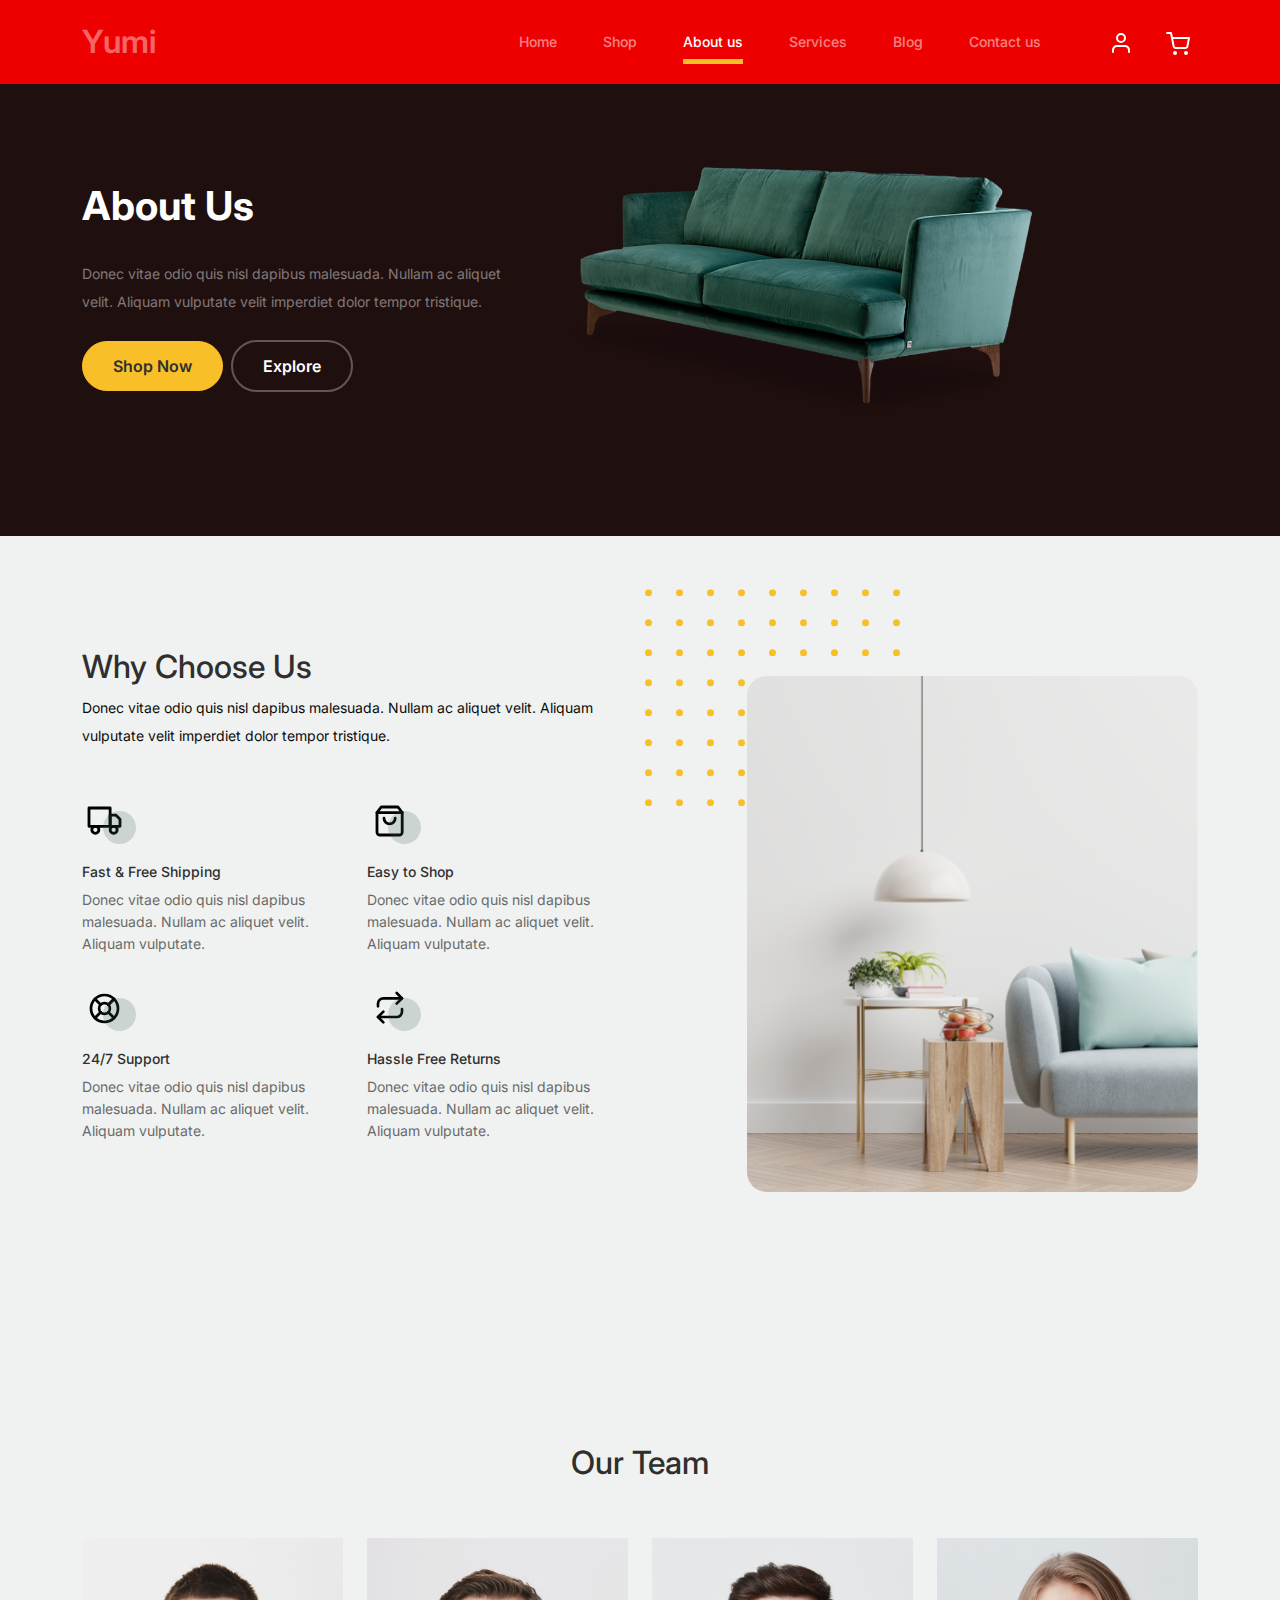
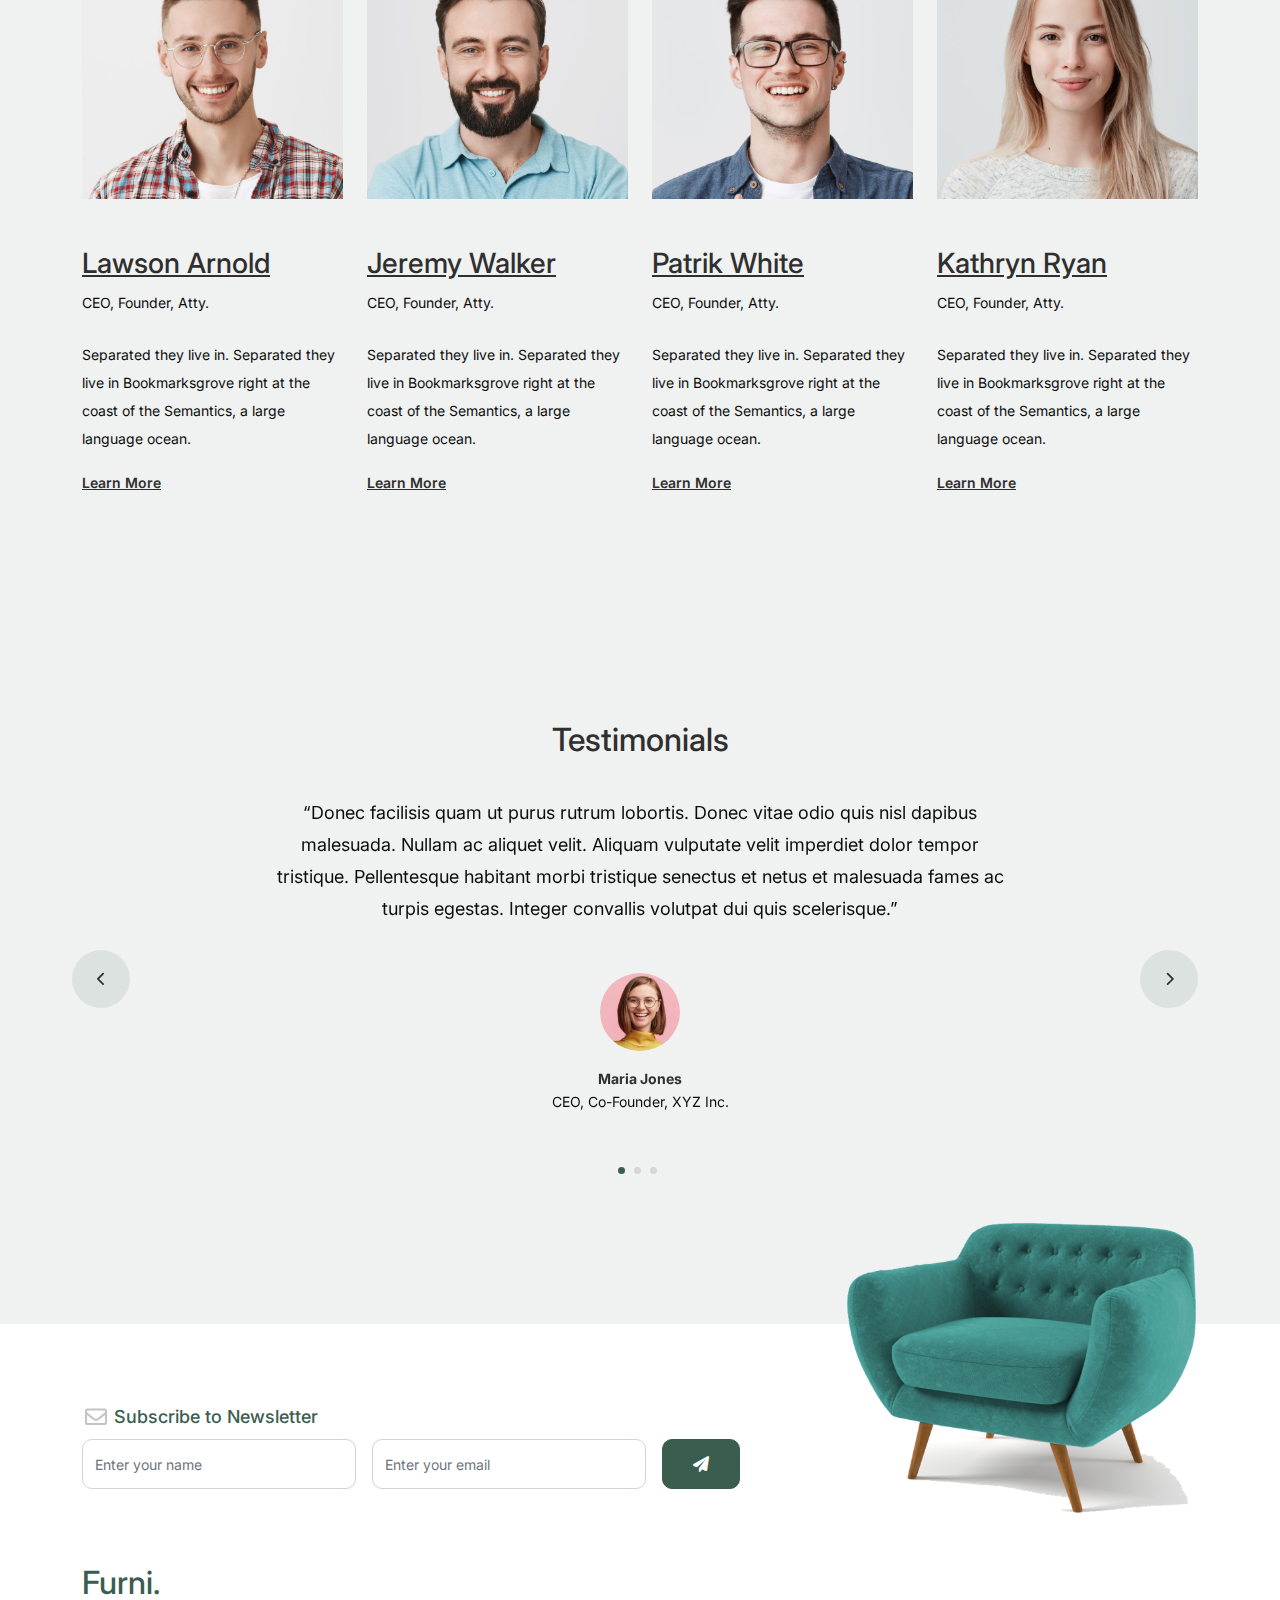
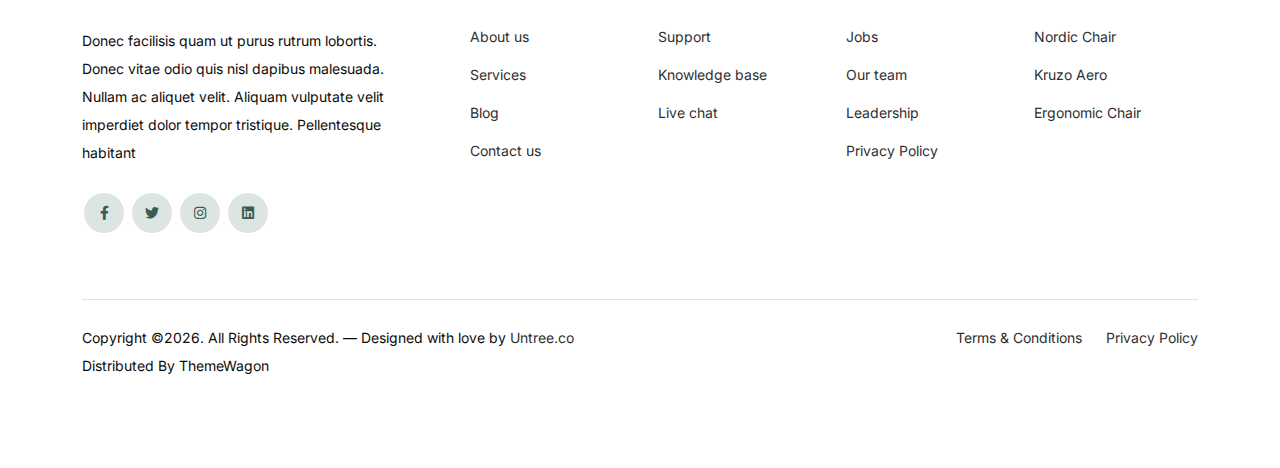
<file: about.html>
<!-- /*
* Bootstrap 5
* Template Name: Furni
* Template Author: Untree.co
* Template URI: https://untree.co/
* License: https://creativecommons.org/licenses/by/3.0/
*/ -->
<!doctype html>
<html lang="en">
<head>
  <meta charset="utf-8">
  <meta name="viewport" content="width=device-width, initial-scale=1, shrink-to-fit=no">
  <meta name="author" content="Untree.co">
  <link rel="shortcut icon" href="favicon.png">

  <meta name="description" content="" />
  <meta name="keywords" content="bootstrap, bootstrap4" />

		<!-- Bootstrap CSS -->
		<link href="css/bootstrap.min.css" rel="stylesheet">
		<link href="https://cdnjs.cloudflare.com/ajax/libs/font-awesome/6.0.0-beta3/css/all.min.css" rel="stylesheet">
		<link href="css/tiny-slider.css" rel="stylesheet">
		<link href="css/style.css" rel="stylesheet">
		<title>Furni Free Bootstrap 5 Template for Furniture and Interior Design Websites by Untree.co </title>
	</head>

	<body>

		<!-- Start Header/Navigation -->
		<nav class="custom-navbar navbar navbar navbar-expand-md navbar-dark bg-dark" arial-label="Furni navigation bar">

			<div class="container">
				<a class="navbar-brand" href="index.html"><span>Yumi</span></a>

				<button class="navbar-toggler" type="button" data-bs-toggle="collapse" data-bs-target="#navbarsFurni" aria-controls="navbarsFurni" aria-expanded="false" aria-label="Toggle navigation">
					<span class="navbar-toggler-icon"></span>
				</button>

				<div class="collapse navbar-collapse" id="navbarsFurni">
					<ul class="custom-navbar-nav navbar-nav ms-auto mb-2 mb-md-0">
						<li class="nav-item ">
							<a class="nav-link" href="index.html">Home</a>
						</li>
						<li><a class="nav-link" href="shop.html">Shop</a></li>
						<li class="active"><a class="nav-link" href="about.html">About us</a></li>
						<li><a class="nav-link" href="services.html">Services</a></li>
						<li><a class="nav-link" href="blog.html">Blog</a></li>
						<li><a class="nav-link" href="contact.html">Contact us</a></li>
					</ul>

					<ul class="custom-navbar-cta navbar-nav mb-2 mb-md-0 ms-5">
						<li><a class="nav-link" href="#"><img src="images/user.svg"></a></li>
						<li><a class="nav-link" href="cart.html"><img src="images/cart.svg"></a></li>
					</ul>
				</div>
			</div>
				
		</nav>
		<!-- End Header/Navigation -->

		<!-- Start Hero Section -->
			<div class="hero">
				<div class="container">
					<div class="row justify-content-between">
						<div class="col-lg-5">
							<div class="intro-excerpt">
								<h1>About Us</h1>
								<p class="mb-4">Donec vitae odio quis nisl dapibus malesuada. Nullam ac aliquet velit. Aliquam vulputate velit imperdiet dolor tempor tristique.</p>
								<p><a href="" class="btn btn-secondary me-2">Shop Now</a><a href="#" class="btn btn-white-outline">Explore</a></p>
							</div>
						</div>
						<div class="col-lg-7">
							<div class="hero-img-wrap">
								<img src="images/couch.png" class="img-fluid">
							</div>
						</div>
					</div>
				</div>
			</div>
		<!-- End Hero Section -->

		

		<!-- Start Why Choose Us Section -->
		<div class="why-choose-section">
			<div class="container">
				<div class="row justify-content-between align-items-center">
					<div class="col-lg-6">
						<h2 class="section-title">Why Choose Us</h2>
						<p>Donec vitae odio quis nisl dapibus malesuada. Nullam ac aliquet velit. Aliquam vulputate velit imperdiet dolor tempor tristique.</p>

						<div class="row my-5">
							<div class="col-6 col-md-6">
								<div class="feature">
									<div class="icon">
										<img src="images/truck.svg" alt="Image" class="imf-fluid">
									</div>
									<h3>Fast &amp; Free Shipping</h3>
									<p>Donec vitae odio quis nisl dapibus malesuada. Nullam ac aliquet velit. Aliquam vulputate.</p>
								</div>
							</div>

							<div class="col-6 col-md-6">
								<div class="feature">
									<div class="icon">
										<img src="images/bag.svg" alt="Image" class="imf-fluid">
									</div>
									<h3>Easy to Shop</h3>
									<p>Donec vitae odio quis nisl dapibus malesuada. Nullam ac aliquet velit. Aliquam vulputate.</p>
								</div>
							</div>

							<div class="col-6 col-md-6">
								<div class="feature">
									<div class="icon">
										<img src="images/support.svg" alt="Image" class="imf-fluid">
									</div>
									<h3>24/7 Support</h3>
									<p>Donec vitae odio quis nisl dapibus malesuada. Nullam ac aliquet velit. Aliquam vulputate.</p>
								</div>
							</div>

							<div class="col-6 col-md-6">
								<div class="feature">
									<div class="icon">
										<img src="images/return.svg" alt="Image" class="imf-fluid">
									</div>
									<h3>Hassle Free Returns</h3>
									<p>Donec vitae odio quis nisl dapibus malesuada. Nullam ac aliquet velit. Aliquam vulputate.</p>
								</div>
							</div>

						</div>
					</div>

					<div class="col-lg-5">
						<div class="img-wrap">
							<img src="images/why-choose-us-img.jpg" alt="Image" class="img-fluid">
						</div>
					</div>

				</div>
			</div>
		</div>
		<!-- End Why Choose Us Section -->

		<!-- Start Team Section -->
		<div class="untree_co-section">
			<div class="container">

				<div class="row mb-5">
					<div class="col-lg-5 mx-auto text-center">
						<h2 class="section-title">Our Team</h2>
					</div>
				</div>

				<div class="row">

					<!-- Start Column 1 -->
					<div class="col-12 col-md-6 col-lg-3 mb-5 mb-md-0">
						<img src="images/person_1.jpg" class="img-fluid mb-5">
						<h3 clas><a href="#"><span class="">Lawson</span> Arnold</a></h3>
            <span class="d-block position mb-4">CEO, Founder, Atty.</span>
            <p>Separated they live in.
            Separated they live in Bookmarksgrove right at the coast of the Semantics, a large language ocean.</p>
            <p class="mb-0"><a href="#" class="more dark">Learn More <span class="icon-arrow_forward"></span></a></p>
					</div> 
					<!-- End Column 1 -->

					<!-- Start Column 2 -->
					<div class="col-12 col-md-6 col-lg-3 mb-5 mb-md-0">
						<img src="images/person_2.jpg" class="img-fluid mb-5">

						<h3 clas><a href="#"><span class="">Jeremy</span> Walker</a></h3>
            <span class="d-block position mb-4">CEO, Founder, Atty.</span>
            <p>Separated they live in.
            Separated they live in Bookmarksgrove right at the coast of the Semantics, a large language ocean.</p>
            <p class="mb-0"><a href="#" class="more dark">Learn More <span class="icon-arrow_forward"></span></a></p>

					</div> 
					<!-- End Column 2 -->

					<!-- Start Column 3 -->
					<div class="col-12 col-md-6 col-lg-3 mb-5 mb-md-0">
						<img src="images/person_3.jpg" class="img-fluid mb-5">
						<h3 clas><a href="#"><span class="">Patrik</span> White</a></h3>
            <span class="d-block position mb-4">CEO, Founder, Atty.</span>
            <p>Separated they live in.
            Separated they live in Bookmarksgrove right at the coast of the Semantics, a large language ocean.</p>
            <p class="mb-0"><a href="#" class="more dark">Learn More <span class="icon-arrow_forward"></span></a></p>
					</div> 
					<!-- End Column 3 -->

					<!-- Start Column 4 -->
					<div class="col-12 col-md-6 col-lg-3 mb-5 mb-md-0">
						<img src="images/person_4.jpg" class="img-fluid mb-5">

						<h3 clas><a href="#"><span class="">Kathryn</span> Ryan</a></h3>
            <span class="d-block position mb-4">CEO, Founder, Atty.</span>
            <p>Separated they live in.
            Separated they live in Bookmarksgrove right at the coast of the Semantics, a large language ocean.</p>
            <p class="mb-0"><a href="#" class="more dark">Learn More <span class="icon-arrow_forward"></span></a></p>

          
					</div> 
					<!-- End Column 4 -->

					

				</div>
			</div>
		</div>
		<!-- End Team Section -->

		

		<!-- Start Testimonial Slider -->
		<div class="testimonial-section before-footer-section">
			<div class="container">
				<div class="row">
					<div class="col-lg-7 mx-auto text-center">
						<h2 class="section-title">Testimonials</h2>
					</div>
				</div>

				<div class="row justify-content-center">
					<div class="col-lg-12">
						<div class="testimonial-slider-wrap text-center">

							<div id="testimonial-nav">
								<span class="prev" data-controls="prev"><span class="fa fa-chevron-left"></span></span>
								<span class="next" data-controls="next"><span class="fa fa-chevron-right"></span></span>
							</div>

							<div class="testimonial-slider">
								
								<div class="item">
									<div class="row justify-content-center">
										<div class="col-lg-8 mx-auto">

											<div class="testimonial-block text-center">
												<blockquote class="mb-5">
													<p>&ldquo;Donec facilisis quam ut purus rutrum lobortis. Donec vitae odio quis nisl dapibus malesuada. Nullam ac aliquet velit. Aliquam vulputate velit imperdiet dolor tempor tristique. Pellentesque habitant morbi tristique senectus et netus et malesuada fames ac turpis egestas. Integer convallis volutpat dui quis scelerisque.&rdquo;</p>
												</blockquote>

												<div class="author-info">
													<div class="author-pic">
														<img src="images/person-1.png" alt="Maria Jones" class="img-fluid">
													</div>
													<h3 class="font-weight-bold">Maria Jones</h3>
													<span class="position d-block mb-3">CEO, Co-Founder, XYZ Inc.</span>
												</div>
											</div>

										</div>
									</div>
								</div> 
								<!-- END item -->

								<div class="item">
									<div class="row justify-content-center">
										<div class="col-lg-8 mx-auto">

											<div class="testimonial-block text-center">
												<blockquote class="mb-5">
													<p>&ldquo;Donec facilisis quam ut purus rutrum lobortis. Donec vitae odio quis nisl dapibus malesuada. Nullam ac aliquet velit. Aliquam vulputate velit imperdiet dolor tempor tristique. Pellentesque habitant morbi tristique senectus et netus et malesuada fames ac turpis egestas. Integer convallis volutpat dui quis scelerisque.&rdquo;</p>
												</blockquote>

												<div class="author-info">
													<div class="author-pic">
														<img src="images/person-1.png" alt="Maria Jones" class="img-fluid">
													</div>
													<h3 class="font-weight-bold">Maria Jones</h3>
													<span class="position d-block mb-3">CEO, Co-Founder, XYZ Inc.</span>
												</div>
											</div>

										</div>
									</div>
								</div> 
								<!-- END item -->

								<div class="item">
									<div class="row justify-content-center">
										<div class="col-lg-8 mx-auto">

											<div class="testimonial-block text-center">
												<blockquote class="mb-5">
													<p>&ldquo;Donec facilisis quam ut purus rutrum lobortis. Donec vitae odio quis nisl dapibus malesuada. Nullam ac aliquet velit. Aliquam vulputate velit imperdiet dolor tempor tristique. Pellentesque habitant morbi tristique senectus et netus et malesuada fames ac turpis egestas. Integer convallis volutpat dui quis scelerisque.&rdquo;</p>
												</blockquote>

												<div class="author-info">
													<div class="author-pic">
														<img src="images/person-1.png" alt="Maria Jones" class="img-fluid">
													</div>
													<h3 class="font-weight-bold">Maria Jones</h3>
													<span class="position d-block mb-3">CEO, Co-Founder, XYZ Inc.</span>
												</div>
											</div>

										</div>
									</div>
								</div> 
								<!-- END item -->

							</div>

						</div>
					</div>
				</div>
			</div>
		</div>
		<!-- End Testimonial Slider -->

		

		<!-- Start Footer Section -->
		<footer class="footer-section">
			<div class="container relative">

				<div class="sofa-img">
					<img src="images/sofa.png" alt="Image" class="img-fluid">
				</div>

				<div class="row">
					<div class="col-lg-8">
						<div class="subscription-form">
							<h3 class="d-flex align-items-center"><span class="me-1"><img src="images/envelope-outline.svg" alt="Image" class="img-fluid"></span><span>Subscribe to Newsletter</span></h3>

							<form action="#" class="row g-3">
								<div class="col-auto">
									<input type="text" class="form-control" placeholder="Enter your name">
								</div>
								<div class="col-auto">
									<input type="email" class="form-control" placeholder="Enter your email">
								</div>
								<div class="col-auto">
									<button class="btn btn-primary">
										<span class="fa fa-paper-plane"></span>
									</button>
								</div>
							</form>

						</div>
					</div>
				</div>

				<div class="row g-5 mb-5">
					<div class="col-lg-4">
						<div class="mb-4 footer-logo-wrap"><a href="#" class="footer-logo">Furni<span>.</span></a></div>
						<p class="mb-4">Donec facilisis quam ut purus rutrum lobortis. Donec vitae odio quis nisl dapibus malesuada. Nullam ac aliquet velit. Aliquam vulputate velit imperdiet dolor tempor tristique. Pellentesque habitant</p>

						<ul class="list-unstyled custom-social">
							<li><a href="#"><span class="fa fa-brands fa-facebook-f"></span></a></li>
							<li><a href="#"><span class="fa fa-brands fa-twitter"></span></a></li>
							<li><a href="#"><span class="fa fa-brands fa-instagram"></span></a></li>
							<li><a href="#"><span class="fa fa-brands fa-linkedin"></span></a></li>
						</ul>
					</div>

					<div class="col-lg-8">
						<div class="row links-wrap">
							<div class="col-6 col-sm-6 col-md-3">
								<ul class="list-unstyled">
									<li><a href="#">About us</a></li>
									<li><a href="#">Services</a></li>
									<li><a href="#">Blog</a></li>
									<li><a href="#">Contact us</a></li>
								</ul>
							</div>

							<div class="col-6 col-sm-6 col-md-3">
								<ul class="list-unstyled">
									<li><a href="#">Support</a></li>
									<li><a href="#">Knowledge base</a></li>
									<li><a href="#">Live chat</a></li>
								</ul>
							</div>

							<div class="col-6 col-sm-6 col-md-3">
								<ul class="list-unstyled">
									<li><a href="#">Jobs</a></li>
									<li><a href="#">Our team</a></li>
									<li><a href="#">Leadership</a></li>
									<li><a href="#">Privacy Policy</a></li>
								</ul>
							</div>

							<div class="col-6 col-sm-6 col-md-3">
								<ul class="list-unstyled">
									<li><a href="#">Nordic Chair</a></li>
									<li><a href="#">Kruzo Aero</a></li>
									<li><a href="#">Ergonomic Chair</a></li>
								</ul>
							</div>
						</div>
					</div>

				</div>

				<div class="border-top copyright">
					<div class="row pt-4">
						<div class="col-lg-6">
							<p class="mb-2 text-center text-lg-start">Copyright &copy;<script>document.write(new Date().getFullYear());</script>. All Rights Reserved. &mdash; Designed with love by <a href="https://untree.co">Untree.co</a> Distributed By <a hreff="https://themewagon.com">ThemeWagon</a>  <!-- License information: https://untree.co/license/ -->
            </p>
						</div>

						<div class="col-lg-6 text-center text-lg-end">
							<ul class="list-unstyled d-inline-flex ms-auto">
								<li class="me-4"><a href="#">Terms &amp; Conditions</a></li>
								<li><a href="#">Privacy Policy</a></li>
							</ul>
						</div>

					</div>
				</div>

			</div>
		</footer>
		<!-- End Footer Section -->	


		<script src="js/bootstrap.bundle.min.js"></script>
		<script src="js/tiny-slider.js"></script>
		<script src="js/custom.js"></script>
	</body>

</html>
</file>
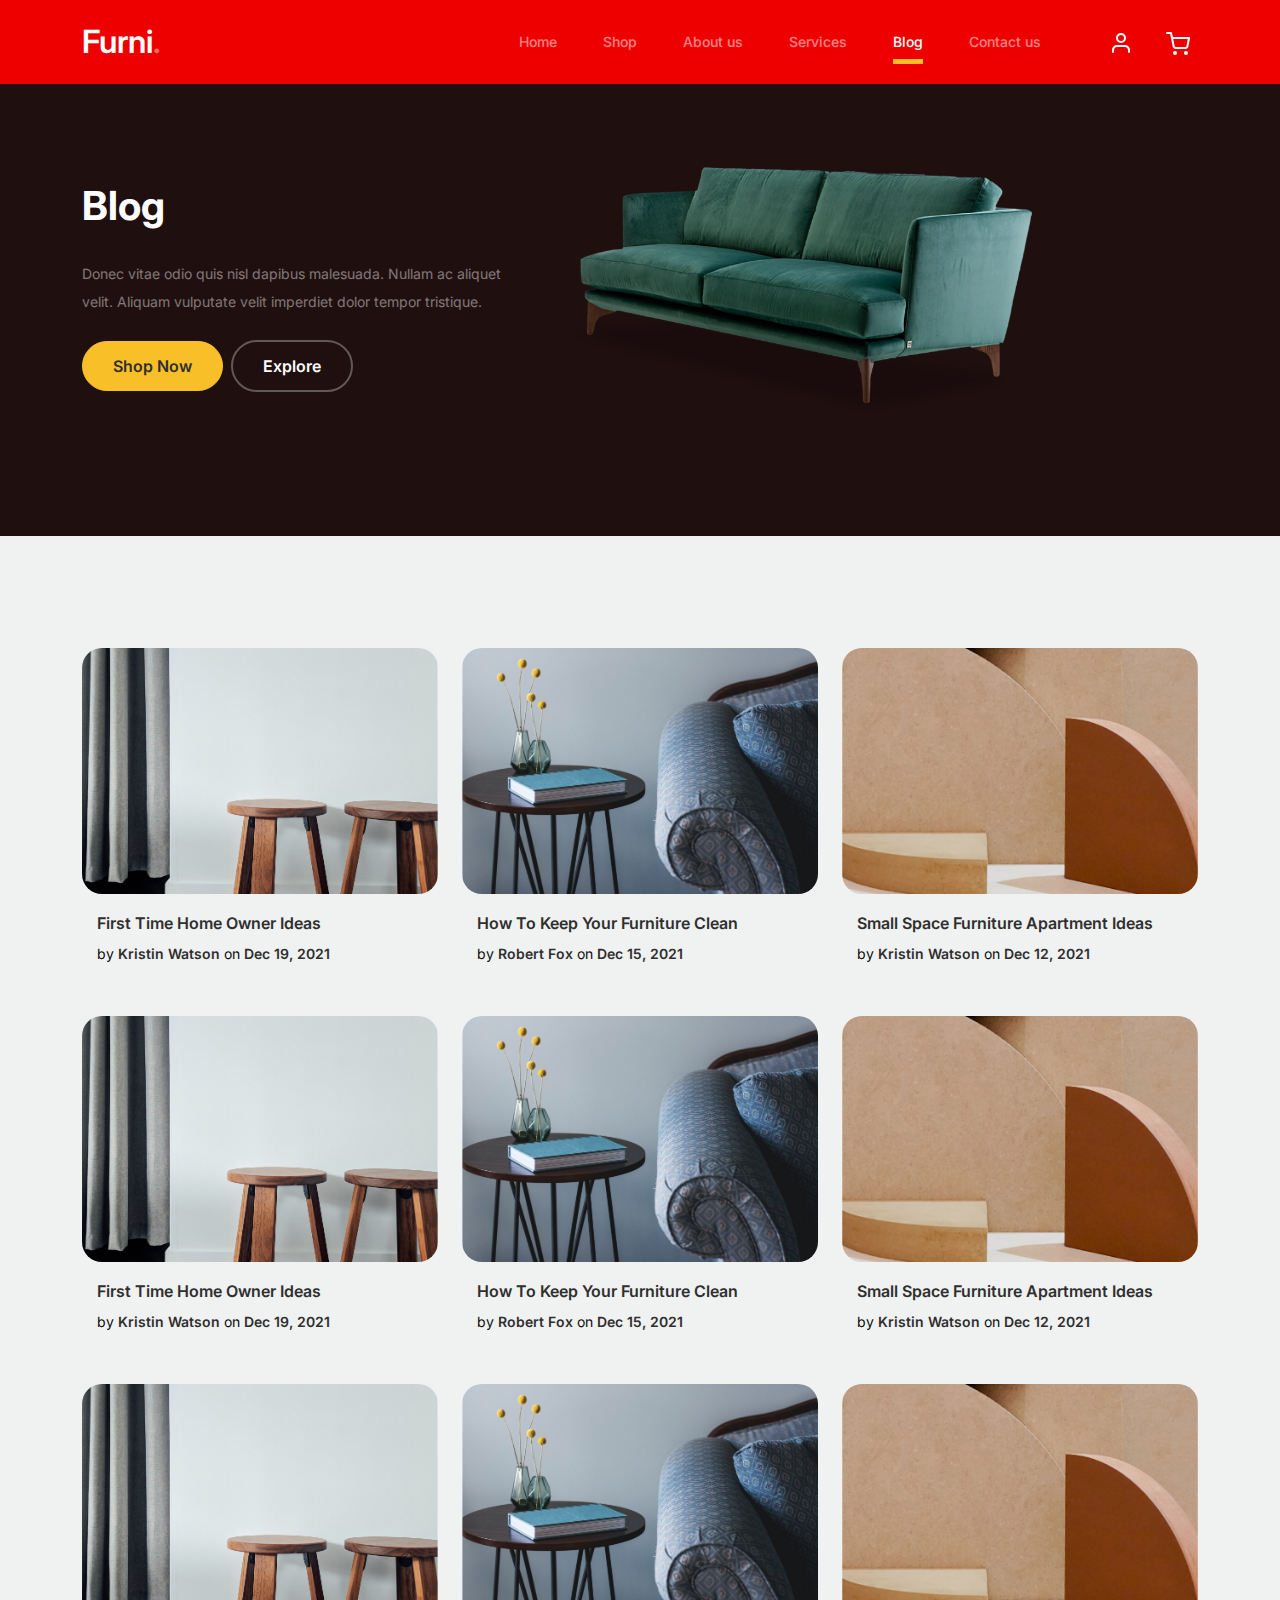
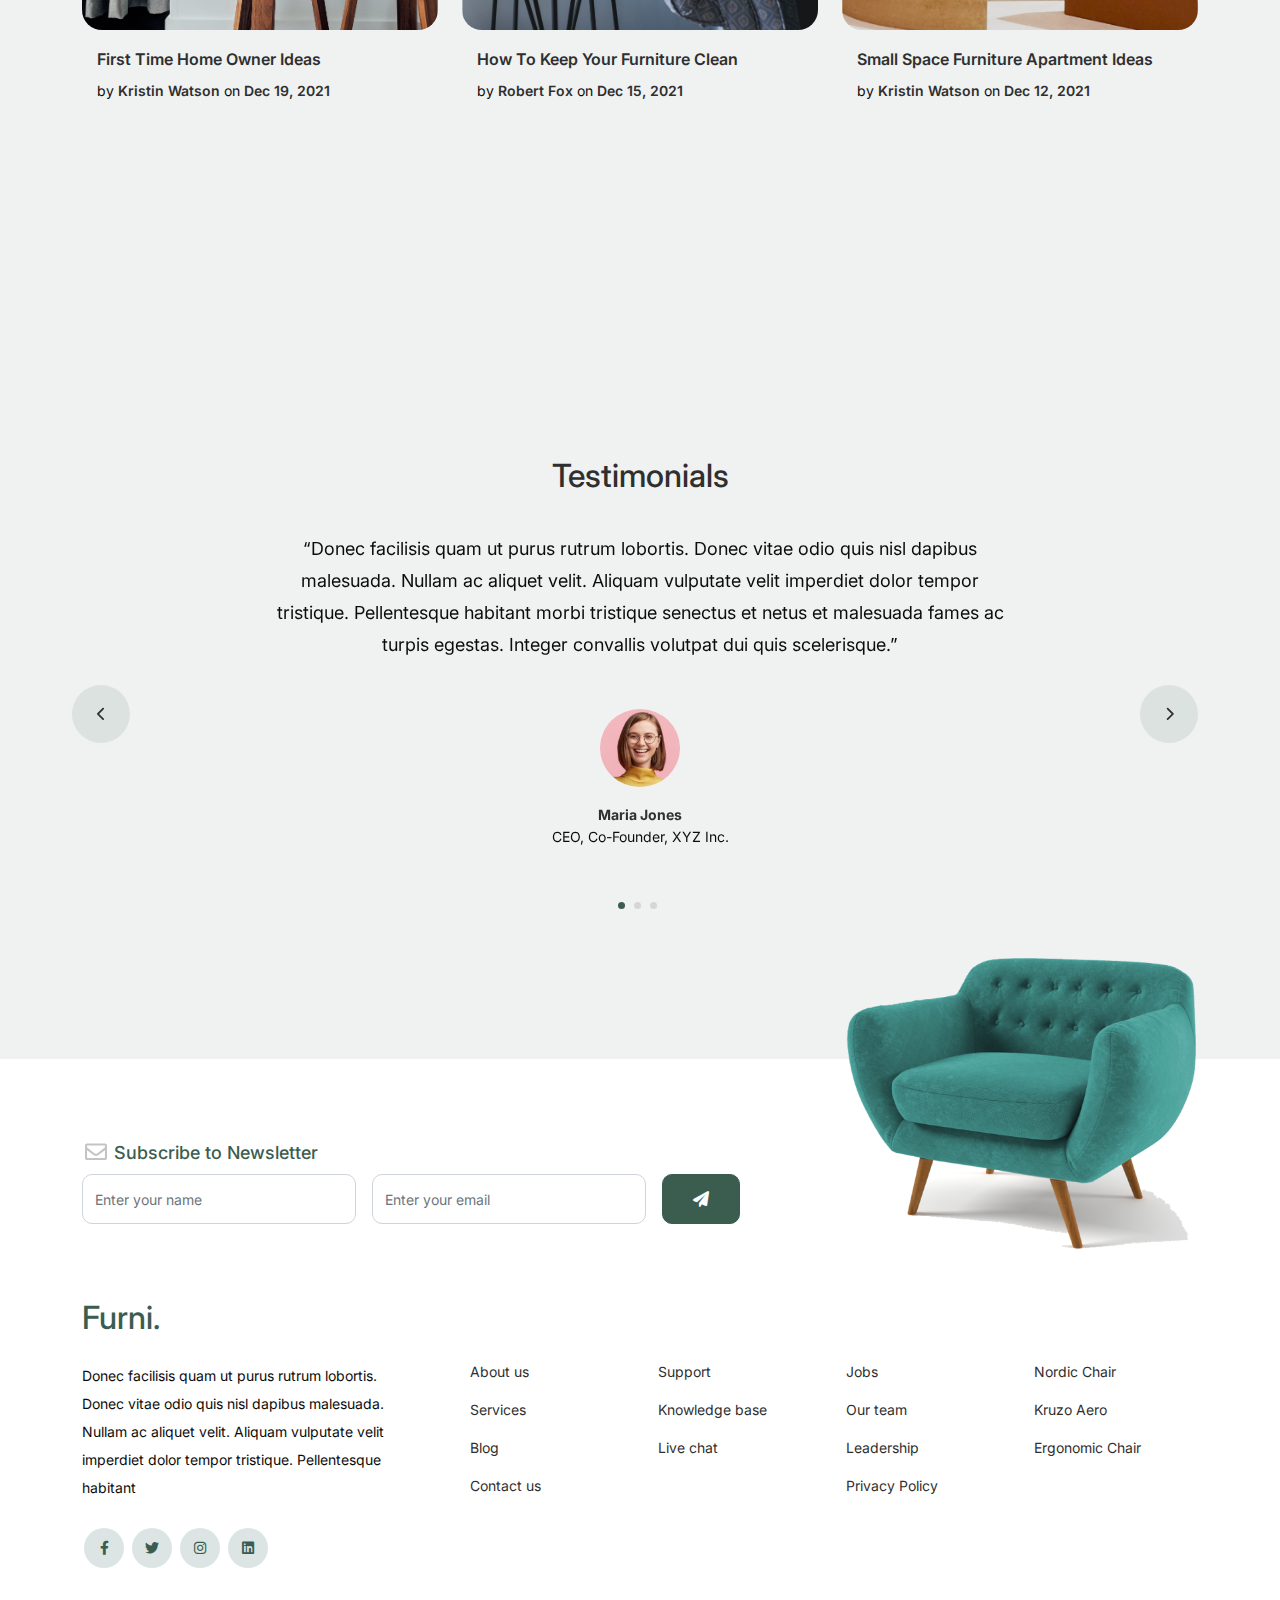
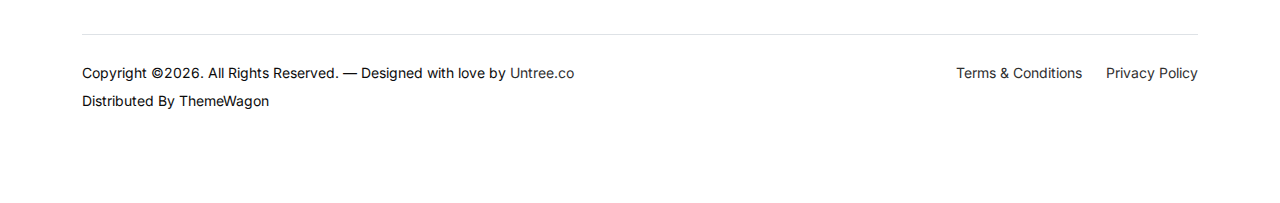
<file: blog.html>
<!-- /*
* Bootstrap 5
* Template Name: Furni
* Template Author: Untree.co
* Template URI: https://untree.co/
* License: https://creativecommons.org/licenses/by/3.0/
*/ -->
<!doctype html>
<html lang="en">
<head>
  <meta charset="utf-8">
  <meta name="viewport" content="width=device-width, initial-scale=1, shrink-to-fit=no">
  <meta name="author" content="Untree.co">
  <link rel="shortcut icon" href="favicon.png">

  <meta name="description" content="" />
  <meta name="keywords" content="bootstrap, bootstrap4" />

		<!-- Bootstrap CSS -->
		<link href="css/bootstrap.min.css" rel="stylesheet">
		<link href="https://cdnjs.cloudflare.com/ajax/libs/font-awesome/6.0.0-beta3/css/all.min.css" rel="stylesheet">
		<link href="css/tiny-slider.css" rel="stylesheet">
		<link href="css/style.css" rel="stylesheet">
		<title>Furni Free Bootstrap 5 Template for Furniture and Interior Design Websites by Untree.co </title>
	</head>

	<body>

		<!-- Start Header/Navigation -->
		<nav class="custom-navbar navbar navbar navbar-expand-md navbar-dark bg-dark" arial-label="Furni navigation bar">

			<div class="container">
				<a class="navbar-brand" href="index.html">Furni<span>.</span></a>

				<button class="navbar-toggler" type="button" data-bs-toggle="collapse" data-bs-target="#navbarsFurni" aria-controls="navbarsFurni" aria-expanded="false" aria-label="Toggle navigation">
					<span class="navbar-toggler-icon"></span>
				</button>

				<div class="collapse navbar-collapse" id="navbarsFurni">
					<ul class="custom-navbar-nav navbar-nav ms-auto mb-2 mb-md-0">
						<li class="nav-item">
							<a class="nav-link" href="index.html">Home</a>
						</li>
						<li><a class="nav-link" href="shop.html">Shop</a></li>
						<li><a class="nav-link" href="about.html">About us</a></li>
						<li><a class="nav-link" href="services.html">Services</a></li>
						<li class="active"><a class="nav-link" href="blog.html">Blog</a></li>
						<li><a class="nav-link" href="contact.html">Contact us</a></li>
					</ul>

					<ul class="custom-navbar-cta navbar-nav mb-2 mb-md-0 ms-5">
						<li><a class="nav-link" href="#"><img src="images/user.svg"></a></li>
						<li><a class="nav-link" href="cart.html"><img src="images/cart.svg"></a></li>
					</ul>
				</div>
			</div>
				
		</nav>
		<!-- End Header/Navigation -->

		<!-- Start Hero Section -->
			<div class="hero">
				<div class="container">
					<div class="row justify-content-between">
						<div class="col-lg-5">
							<div class="intro-excerpt">
								<h1>Blog</h1>
								<p class="mb-4">Donec vitae odio quis nisl dapibus malesuada. Nullam ac aliquet velit. Aliquam vulputate velit imperdiet dolor tempor tristique.</p>
								<p><a href="" class="btn btn-secondary me-2">Shop Now</a><a href="#" class="btn btn-white-outline">Explore</a></p>
							</div>
						</div>
						<div class="col-lg-7">
							<div class="hero-img-wrap">
								<img src="images/couch.png" class="img-fluid">
							</div>
						</div>
					</div>
				</div>
			</div>
		<!-- End Hero Section -->

		

		<!-- Start Blog Section -->
		<div class="blog-section">
			<div class="container">
				
				<div class="row">

					<div class="col-12 col-sm-6 col-md-4 mb-5">
						<div class="post-entry">
							<a href="#" class="post-thumbnail"><img src="images/post-1.jpg" alt="Image" class="img-fluid"></a>
							<div class="post-content-entry">
								<h3><a href="#">First Time Home Owner Ideas</a></h3>
								<div class="meta">
									<span>by <a href="#">Kristin Watson</a></span> <span>on <a href="#">Dec 19, 2021</a></span>
								</div>
							</div>
						</div>
					</div>

					<div class="col-12 col-sm-6 col-md-4 mb-5">
						<div class="post-entry">
							<a href="#" class="post-thumbnail"><img src="images/post-2.jpg" alt="Image" class="img-fluid"></a>
							<div class="post-content-entry">
								<h3><a href="#">How To Keep Your Furniture Clean</a></h3>
								<div class="meta">
									<span>by <a href="#">Robert Fox</a></span> <span>on <a href="#">Dec 15, 2021</a></span>
								</div>
							</div>
						</div>
					</div>

					<div class="col-12 col-sm-6 col-md-4 mb-5">
						<div class="post-entry">
							<a href="#" class="post-thumbnail"><img src="images/post-3.jpg" alt="Image" class="img-fluid"></a>
							<div class="post-content-entry">
								<h3><a href="#">Small Space Furniture Apartment Ideas</a></h3>
								<div class="meta">
									<span>by <a href="#">Kristin Watson</a></span> <span>on <a href="#">Dec 12, 2021</a></span>
								</div>
							</div>
						</div>
					</div>

					<div class="col-12 col-sm-6 col-md-4 mb-5">
						<div class="post-entry">
							<a href="#" class="post-thumbnail"><img src="images/post-1.jpg" alt="Image" class="img-fluid"></a>
							<div class="post-content-entry">
								<h3><a href="#">First Time Home Owner Ideas</a></h3>
								<div class="meta">
									<span>by <a href="#">Kristin Watson</a></span> <span>on <a href="#">Dec 19, 2021</a></span>
								</div>
							</div>
						</div>
					</div>

					<div class="col-12 col-sm-6 col-md-4 mb-5">
						<div class="post-entry">
							<a href="#" class="post-thumbnail"><img src="images/post-2.jpg" alt="Image" class="img-fluid"></a>
							<div class="post-content-entry">
								<h3><a href="#">How To Keep Your Furniture Clean</a></h3>
								<div class="meta">
									<span>by <a href="#">Robert Fox</a></span> <span>on <a href="#">Dec 15, 2021</a></span>
								</div>
							</div>
						</div>
					</div>

					<div class="col-12 col-sm-6 col-md-4 mb-5">
						<div class="post-entry">
							<a href="#" class="post-thumbnail"><img src="images/post-3.jpg" alt="Image" class="img-fluid"></a>
							<div class="post-content-entry">
								<h3><a href="#">Small Space Furniture Apartment Ideas</a></h3>
								<div class="meta">
									<span>by <a href="#">Kristin Watson</a></span> <span>on <a href="#">Dec 12, 2021</a></span>
								</div>
							</div>
						</div>
					</div>

					<div class="col-12 col-sm-6 col-md-4 mb-5">
						<div class="post-entry">
							<a href="#" class="post-thumbnail"><img src="images/post-1.jpg" alt="Image" class="img-fluid"></a>
							<div class="post-content-entry">
								<h3><a href="#">First Time Home Owner Ideas</a></h3>
								<div class="meta">
									<span>by <a href="#">Kristin Watson</a></span> <span>on <a href="#">Dec 19, 2021</a></span>
								</div>
							</div>
						</div>
					</div>

					<div class="col-12 col-sm-6 col-md-4 mb-5">
						<div class="post-entry">
							<a href="#" class="post-thumbnail"><img src="images/post-2.jpg" alt="Image" class="img-fluid"></a>
							<div class="post-content-entry">
								<h3><a href="#">How To Keep Your Furniture Clean</a></h3>
								<div class="meta">
									<span>by <a href="#">Robert Fox</a></span> <span>on <a href="#">Dec 15, 2021</a></span>
								</div>
							</div>
						</div>
					</div>

					<div class="col-12 col-sm-6 col-md-4 mb-5">
						<div class="post-entry">
							<a href="#" class="post-thumbnail"><img src="images/post-3.jpg" alt="Image" class="img-fluid"></a>
							<div class="post-content-entry">
								<h3><a href="#">Small Space Furniture Apartment Ideas</a></h3>
								<div class="meta">
									<span>by <a href="#">Kristin Watson</a></span> <span>on <a href="#">Dec 12, 2021</a></span>
								</div>
							</div>
						</div>
					</div>

				</div>
			</div>
		</div>
		<!-- End Blog Section -->	

		

		<!-- Start Testimonial Slider -->
		<div class="testimonial-section before-footer-section">
			<div class="container">
				<div class="row">
					<div class="col-lg-7 mx-auto text-center">
						<h2 class="section-title">Testimonials</h2>
					</div>
				</div>

				<div class="row justify-content-center">
					<div class="col-lg-12">
						<div class="testimonial-slider-wrap text-center">

							<div id="testimonial-nav">
								<span class="prev" data-controls="prev"><span class="fa fa-chevron-left"></span></span>
								<span class="next" data-controls="next"><span class="fa fa-chevron-right"></span></span>
							</div>

							<div class="testimonial-slider">
								
								<div class="item">
									<div class="row justify-content-center">
										<div class="col-lg-8 mx-auto">

											<div class="testimonial-block text-center">
												<blockquote class="mb-5">
													<p>&ldquo;Donec facilisis quam ut purus rutrum lobortis. Donec vitae odio quis nisl dapibus malesuada. Nullam ac aliquet velit. Aliquam vulputate velit imperdiet dolor tempor tristique. Pellentesque habitant morbi tristique senectus et netus et malesuada fames ac turpis egestas. Integer convallis volutpat dui quis scelerisque.&rdquo;</p>
												</blockquote>

												<div class="author-info">
													<div class="author-pic">
														<img src="images/person-1.png" alt="Maria Jones" class="img-fluid">
													</div>
													<h3 class="font-weight-bold">Maria Jones</h3>
													<span class="position d-block mb-3">CEO, Co-Founder, XYZ Inc.</span>
												</div>
											</div>

										</div>
									</div>
								</div> 
								<!-- END item -->

								<div class="item">
									<div class="row justify-content-center">
										<div class="col-lg-8 mx-auto">

											<div class="testimonial-block text-center">
												<blockquote class="mb-5">
													<p>&ldquo;Donec facilisis quam ut purus rutrum lobortis. Donec vitae odio quis nisl dapibus malesuada. Nullam ac aliquet velit. Aliquam vulputate velit imperdiet dolor tempor tristique. Pellentesque habitant morbi tristique senectus et netus et malesuada fames ac turpis egestas. Integer convallis volutpat dui quis scelerisque.&rdquo;</p>
												</blockquote>

												<div class="author-info">
													<div class="author-pic">
														<img src="images/person-1.png" alt="Maria Jones" class="img-fluid">
													</div>
													<h3 class="font-weight-bold">Maria Jones</h3>
													<span class="position d-block mb-3">CEO, Co-Founder, XYZ Inc.</span>
												</div>
											</div>

										</div>
									</div>
								</div> 
								<!-- END item -->

								<div class="item">
									<div class="row justify-content-center">
										<div class="col-lg-8 mx-auto">

											<div class="testimonial-block text-center">
												<blockquote class="mb-5">
													<p>&ldquo;Donec facilisis quam ut purus rutrum lobortis. Donec vitae odio quis nisl dapibus malesuada. Nullam ac aliquet velit. Aliquam vulputate velit imperdiet dolor tempor tristique. Pellentesque habitant morbi tristique senectus et netus et malesuada fames ac turpis egestas. Integer convallis volutpat dui quis scelerisque.&rdquo;</p>
												</blockquote>

												<div class="author-info">
													<div class="author-pic">
														<img src="images/person-1.png" alt="Maria Jones" class="img-fluid">
													</div>
													<h3 class="font-weight-bold">Maria Jones</h3>
													<span class="position d-block mb-3">CEO, Co-Founder, XYZ Inc.</span>
												</div>
											</div>

										</div>
									</div>
								</div> 
								<!-- END item -->

							</div>

						</div>
					</div>
				</div>
			</div>
		</div>
		<!-- End Testimonial Slider -->

		

		<!-- Start Footer Section -->
		<footer class="footer-section">
			<div class="container relative">

				<div class="sofa-img">
					<img src="images/sofa.png" alt="Image" class="img-fluid">
				</div>

				<div class="row">
					<div class="col-lg-8">
						<div class="subscription-form">
							<h3 class="d-flex align-items-center"><span class="me-1"><img src="images/envelope-outline.svg" alt="Image" class="img-fluid"></span><span>Subscribe to Newsletter</span></h3>

							<form action="#" class="row g-3">
								<div class="col-auto">
									<input type="text" class="form-control" placeholder="Enter your name">
								</div>
								<div class="col-auto">
									<input type="email" class="form-control" placeholder="Enter your email">
								</div>
								<div class="col-auto">
									<button class="btn btn-primary">
										<span class="fa fa-paper-plane"></span>
									</button>
								</div>
							</form>

						</div>
					</div>
				</div>

				<div class="row g-5 mb-5">
					<div class="col-lg-4">
						<div class="mb-4 footer-logo-wrap"><a href="#" class="footer-logo">Furni<span>.</span></a></div>
						<p class="mb-4">Donec facilisis quam ut purus rutrum lobortis. Donec vitae odio quis nisl dapibus malesuada. Nullam ac aliquet velit. Aliquam vulputate velit imperdiet dolor tempor tristique. Pellentesque habitant</p>

						<ul class="list-unstyled custom-social">
							<li><a href="#"><span class="fa fa-brands fa-facebook-f"></span></a></li>
							<li><a href="#"><span class="fa fa-brands fa-twitter"></span></a></li>
							<li><a href="#"><span class="fa fa-brands fa-instagram"></span></a></li>
							<li><a href="#"><span class="fa fa-brands fa-linkedin"></span></a></li>
						</ul>
					</div>

					<div class="col-lg-8">
						<div class="row links-wrap">
							<div class="col-6 col-sm-6 col-md-3">
								<ul class="list-unstyled">
									<li><a href="#">About us</a></li>
									<li><a href="#">Services</a></li>
									<li><a href="#">Blog</a></li>
									<li><a href="#">Contact us</a></li>
								</ul>
							</div>

							<div class="col-6 col-sm-6 col-md-3">
								<ul class="list-unstyled">
									<li><a href="#">Support</a></li>
									<li><a href="#">Knowledge base</a></li>
									<li><a href="#">Live chat</a></li>
								</ul>
							</div>

							<div class="col-6 col-sm-6 col-md-3">
								<ul class="list-unstyled">
									<li><a href="#">Jobs</a></li>
									<li><a href="#">Our team</a></li>
									<li><a href="#">Leadership</a></li>
									<li><a href="#">Privacy Policy</a></li>
								</ul>
							</div>

							<div class="col-6 col-sm-6 col-md-3">
								<ul class="list-unstyled">
									<li><a href="#">Nordic Chair</a></li>
									<li><a href="#">Kruzo Aero</a></li>
									<li><a href="#">Ergonomic Chair</a></li>
								</ul>
							</div>
						</div>
					</div>

				</div>

				<div class="border-top copyright">
					<div class="row pt-4">
						<div class="col-lg-6">
							<p class="mb-2 text-center text-lg-start">Copyright &copy;<script>document.write(new Date().getFullYear());</script>. All Rights Reserved. &mdash; Designed with love by <a href="https://untree.co">Untree.co</a> Distributed By <a hreff="https://themewagon.com">ThemeWagon</a>  <!-- License information: https://untree.co/license/ -->
            </p>
						</div>

						<div class="col-lg-6 text-center text-lg-end">
							<ul class="list-unstyled d-inline-flex ms-auto">
								<li class="me-4"><a href="#">Terms &amp; Conditions</a></li>
								<li><a href="#">Privacy Policy</a></li>
							</ul>
						</div>

					</div>
				</div>

			</div>
		</footer>
		<!-- End Footer Section -->	


		<script src="js/bootstrap.bundle.min.js"></script>
		<script src="js/tiny-slider.js"></script>
		<script src="js/custom.js"></script>
	</body>

</html>
</file>
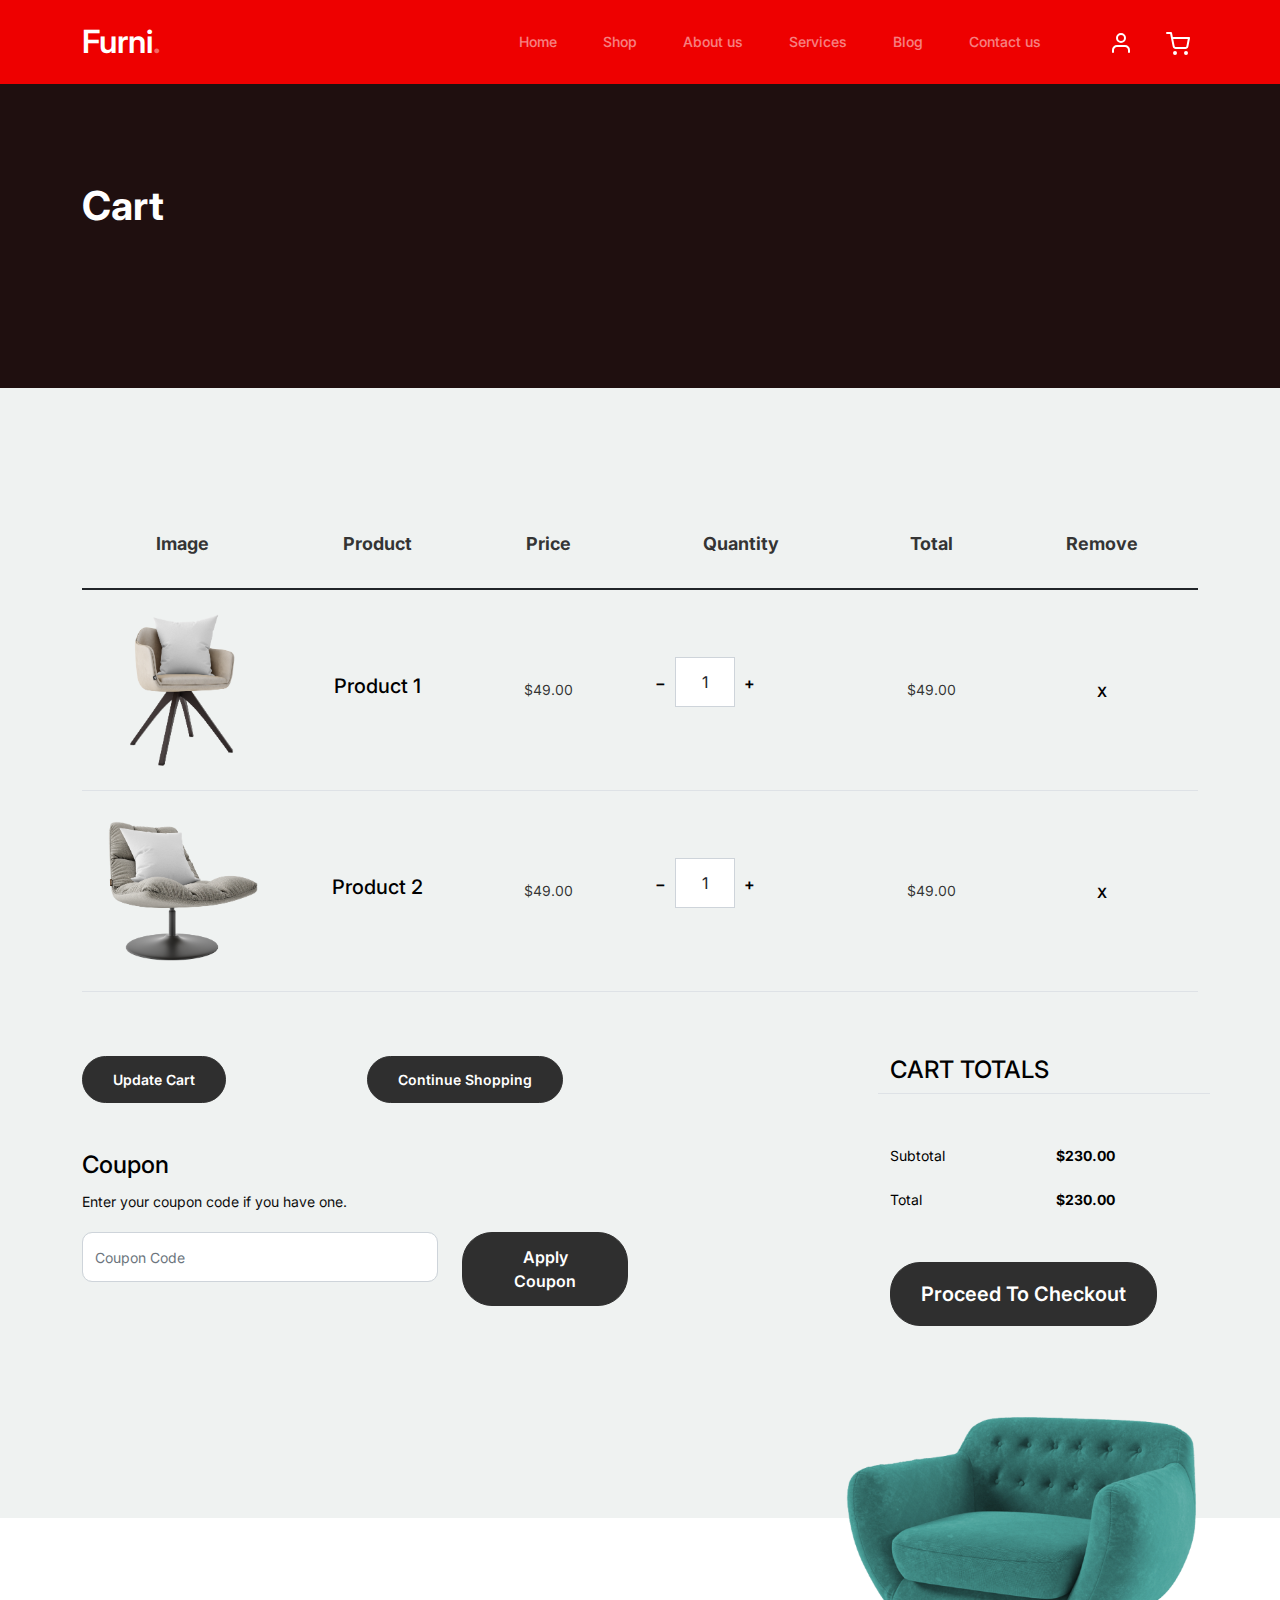
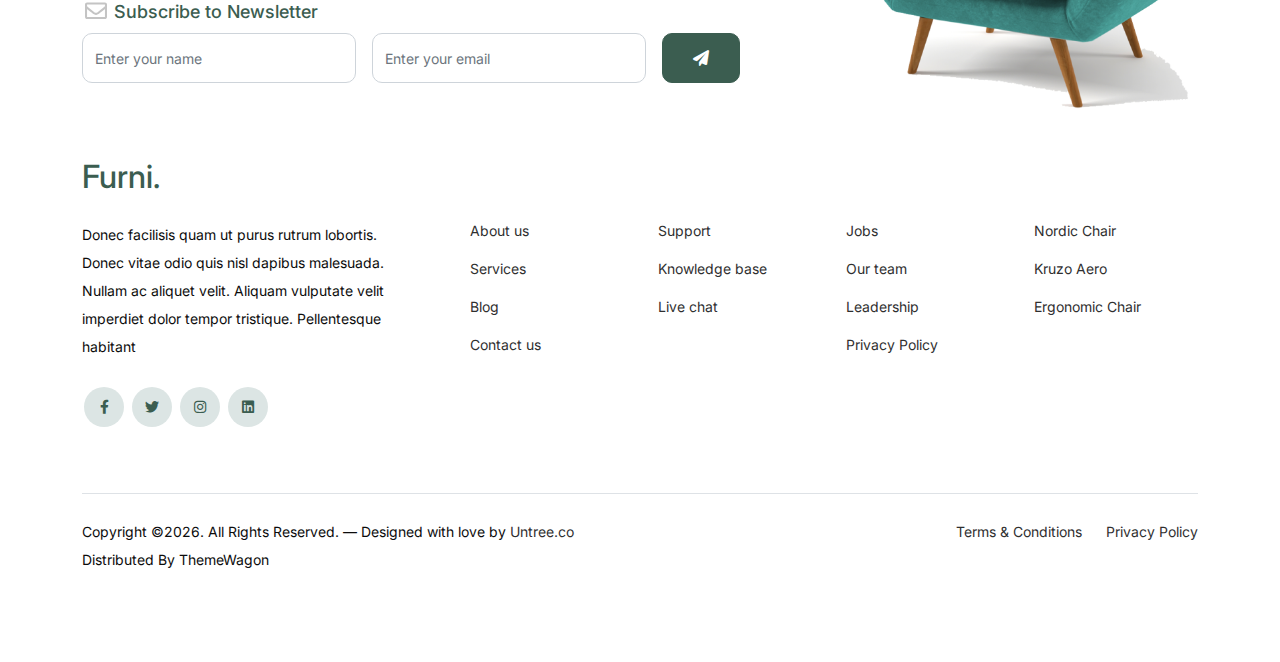
<file: cart.html>
<!-- /*
* Bootstrap 5
* Template Name: Furni
* Template Author: Untree.co
* Template URI: https://untree.co/
* License: https://creativecommons.org/licenses/by/3.0/
*/ -->
<!doctype html>
<html lang="en">
<head>
  <meta charset="utf-8">
  <meta name="viewport" content="width=device-width, initial-scale=1, shrink-to-fit=no">
  <meta name="author" content="Untree.co">
  <link rel="shortcut icon" href="favicon.png">

  <meta name="description" content="" />
  <meta name="keywords" content="bootstrap, bootstrap4" />

		<!-- Bootstrap CSS -->
		<link href="css/bootstrap.min.css" rel="stylesheet">
		<link href="https://cdnjs.cloudflare.com/ajax/libs/font-awesome/6.0.0-beta3/css/all.min.css" rel="stylesheet">
		<link href="css/tiny-slider.css" rel="stylesheet">
		<link href="css/style.css" rel="stylesheet">
		<title>Furni Free Bootstrap 5 Template for Furniture and Interior Design Websites by Untree.co </title>
	</head>

	<body>

		<!-- Start Header/Navigation -->
		<nav class="custom-navbar navbar navbar navbar-expand-md navbar-dark bg-dark" arial-label="Furni navigation bar">

			<div class="container">
				<a class="navbar-brand" href="index.html">Furni<span>.</span></a>

				<button class="navbar-toggler" type="button" data-bs-toggle="collapse" data-bs-target="#navbarsFurni" aria-controls="navbarsFurni" aria-expanded="false" aria-label="Toggle navigation">
					<span class="navbar-toggler-icon"></span>
				</button>

				<div class="collapse navbar-collapse" id="navbarsFurni">
					<ul class="custom-navbar-nav navbar-nav ms-auto mb-2 mb-md-0">
						<li class="nav-item ">
							<a class="nav-link" href="index.html">Home</a>
						</li>
						<li><a class="nav-link" href="shop.html">Shop</a></li>
						<li><a class="nav-link" href="about.html">About us</a></li>
						<li><a class="nav-link" href="services.html">Services</a></li>
						<li><a class="nav-link" href="blog.html">Blog</a></li>
						<li><a class="nav-link" href="contact.html">Contact us</a></li>
					</ul>

					<ul class="custom-navbar-cta navbar-nav mb-2 mb-md-0 ms-5">
						<li><a class="nav-link" href="#"><img src="images/user.svg"></a></li>
						<li><a class="nav-link" href="cart.html"><img src="images/cart.svg"></a></li>
					</ul>
				</div>
			</div>
				
		</nav>
		<!-- End Header/Navigation -->

		<!-- Start Hero Section -->
			<div class="hero">
				<div class="container">
					<div class="row justify-content-between">
						<div class="col-lg-5">
							<div class="intro-excerpt">
								<h1>Cart</h1>
							</div>
						</div>
						<div class="col-lg-7">
							
						</div>
					</div>
				</div>
			</div>
		<!-- End Hero Section -->

		

		<div class="untree_co-section before-footer-section">
            <div class="container">
              <div class="row mb-5">
                <form class="col-md-12" method="post">
                  <div class="site-blocks-table">
                    <table class="table">
                      <thead>
                        <tr>
                          <th class="product-thumbnail">Image</th>
                          <th class="product-name">Product</th>
                          <th class="product-price">Price</th>
                          <th class="product-quantity">Quantity</th>
                          <th class="product-total">Total</th>
                          <th class="product-remove">Remove</th>
                        </tr>
                      </thead>
                      <tbody>
                        <tr>
                          <td class="product-thumbnail">
                            <img src="images/product-1.png" alt="Image" class="img-fluid">
                          </td>
                          <td class="product-name">
                            <h2 class="h5 text-black">Product 1</h2>
                          </td>
                          <td>$49.00</td>
                          <td>
                            <div class="input-group mb-3 d-flex align-items-center quantity-container" style="max-width: 120px;">
                              <div class="input-group-prepend">
                                <button class="btn btn-outline-black decrease" type="button">&minus;</button>
                              </div>
                              <input type="text" class="form-control text-center quantity-amount" value="1" placeholder="" aria-label="Example text with button addon" aria-describedby="button-addon1">
                              <div class="input-group-append">
                                <button class="btn btn-outline-black increase" type="button">&plus;</button>
                              </div>
                            </div>
        
                          </td>
                          <td>$49.00</td>
                          <td><a href="#" class="btn btn-black btn-sm">X</a></td>
                        </tr>
        
                        <tr>
                          <td class="product-thumbnail">
                            <img src="images/product-2.png" alt="Image" class="img-fluid">
                          </td>
                          <td class="product-name">
                            <h2 class="h5 text-black">Product 2</h2>
                          </td>
                          <td>$49.00</td>
                          <td>
                            <div class="input-group mb-3 d-flex align-items-center quantity-container" style="max-width: 120px;">
                              <div class="input-group-prepend">
                                <button class="btn btn-outline-black decrease" type="button">&minus;</button>
                              </div>
                              <input type="text" class="form-control text-center quantity-amount" value="1" placeholder="" aria-label="Example text with button addon" aria-describedby="button-addon1">
                              <div class="input-group-append">
                                <button class="btn btn-outline-black increase" type="button">&plus;</button>
                              </div>
                            </div>
        
                          </td>
                          <td>$49.00</td>
                          <td><a href="#" class="btn btn-black btn-sm">X</a></td>
                        </tr>
                      </tbody>
                    </table>
                  </div>
                </form>
              </div>
        
              <div class="row">
                <div class="col-md-6">
                  <div class="row mb-5">
                    <div class="col-md-6 mb-3 mb-md-0">
                      <button class="btn btn-black btn-sm btn-block">Update Cart</button>
                    </div>
                    <div class="col-md-6">
                      <button class="btn btn-outline-black btn-sm btn-block">Continue Shopping</button>
                    </div>
                  </div>
                  <div class="row">
                    <div class="col-md-12">
                      <label class="text-black h4" for="coupon">Coupon</label>
                      <p>Enter your coupon code if you have one.</p>
                    </div>
                    <div class="col-md-8 mb-3 mb-md-0">
                      <input type="text" class="form-control py-3" id="coupon" placeholder="Coupon Code">
                    </div>
                    <div class="col-md-4">
                      <button class="btn btn-black">Apply Coupon</button>
                    </div>
                  </div>
                </div>
                <div class="col-md-6 pl-5">
                  <div class="row justify-content-end">
                    <div class="col-md-7">
                      <div class="row">
                        <div class="col-md-12 text-right border-bottom mb-5">
                          <h3 class="text-black h4 text-uppercase">Cart Totals</h3>
                        </div>
                      </div>
                      <div class="row mb-3">
                        <div class="col-md-6">
                          <span class="text-black">Subtotal</span>
                        </div>
                        <div class="col-md-6 text-right">
                          <strong class="text-black">$230.00</strong>
                        </div>
                      </div>
                      <div class="row mb-5">
                        <div class="col-md-6">
                          <span class="text-black">Total</span>
                        </div>
                        <div class="col-md-6 text-right">
                          <strong class="text-black">$230.00</strong>
                        </div>
                      </div>
        
                      <div class="row">
                        <div class="col-md-12">
                          <button class="btn btn-black btn-lg py-3 btn-block" onclick="window.location='checkout.html'">Proceed To Checkout</button>
                        </div>
                      </div>
                    </div>
                  </div>
                </div>
              </div>
            </div>
          </div>
		

		<!-- Start Footer Section -->
		<footer class="footer-section">
			<div class="container relative">

				<div class="sofa-img">
					<img src="images/sofa.png" alt="Image" class="img-fluid">
				</div>

				<div class="row">
					<div class="col-lg-8">
						<div class="subscription-form">
							<h3 class="d-flex align-items-center"><span class="me-1"><img src="images/envelope-outline.svg" alt="Image" class="img-fluid"></span><span>Subscribe to Newsletter</span></h3>

							<form action="#" class="row g-3">
								<div class="col-auto">
									<input type="text" class="form-control" placeholder="Enter your name">
								</div>
								<div class="col-auto">
									<input type="email" class="form-control" placeholder="Enter your email">
								</div>
								<div class="col-auto">
									<button class="btn btn-primary">
										<span class="fa fa-paper-plane"></span>
									</button>
								</div>
							</form>

						</div>
					</div>
				</div>

				<div class="row g-5 mb-5">
					<div class="col-lg-4">
						<div class="mb-4 footer-logo-wrap"><a href="#" class="footer-logo">Furni<span>.</span></a></div>
						<p class="mb-4">Donec facilisis quam ut purus rutrum lobortis. Donec vitae odio quis nisl dapibus malesuada. Nullam ac aliquet velit. Aliquam vulputate velit imperdiet dolor tempor tristique. Pellentesque habitant</p>

						<ul class="list-unstyled custom-social">
							<li><a href="#"><span class="fa fa-brands fa-facebook-f"></span></a></li>
							<li><a href="#"><span class="fa fa-brands fa-twitter"></span></a></li>
							<li><a href="#"><span class="fa fa-brands fa-instagram"></span></a></li>
							<li><a href="#"><span class="fa fa-brands fa-linkedin"></span></a></li>
						</ul>
					</div>

					<div class="col-lg-8">
						<div class="row links-wrap">
							<div class="col-6 col-sm-6 col-md-3">
								<ul class="list-unstyled">
									<li><a href="#">About us</a></li>
									<li><a href="#">Services</a></li>
									<li><a href="#">Blog</a></li>
									<li><a href="#">Contact us</a></li>
								</ul>
							</div>

							<div class="col-6 col-sm-6 col-md-3">
								<ul class="list-unstyled">
									<li><a href="#">Support</a></li>
									<li><a href="#">Knowledge base</a></li>
									<li><a href="#">Live chat</a></li>
								</ul>
							</div>

							<div class="col-6 col-sm-6 col-md-3">
								<ul class="list-unstyled">
									<li><a href="#">Jobs</a></li>
									<li><a href="#">Our team</a></li>
									<li><a href="#">Leadership</a></li>
									<li><a href="#">Privacy Policy</a></li>
								</ul>
							</div>

							<div class="col-6 col-sm-6 col-md-3">
								<ul class="list-unstyled">
									<li><a href="#">Nordic Chair</a></li>
									<li><a href="#">Kruzo Aero</a></li>
									<li><a href="#">Ergonomic Chair</a></li>
								</ul>
							</div>
						</div>
					</div>

				</div>

				<div class="border-top copyright">
					<div class="row pt-4">
						<div class="col-lg-6">
							<p class="mb-2 text-center text-lg-start">Copyright &copy;<script>document.write(new Date().getFullYear());</script>. All Rights Reserved. &mdash; Designed with love by <a href="https://untree.co">Untree.co</a> Distributed By <a hreff="https://themewagon.com">ThemeWagon</a>  <!-- License information: https://untree.co/license/ -->
            </p>
						</div>

						<div class="col-lg-6 text-center text-lg-end">
							<ul class="list-unstyled d-inline-flex ms-auto">
								<li class="me-4"><a href="#">Terms &amp; Conditions</a></li>
								<li><a href="#">Privacy Policy</a></li>
							</ul>
						</div>

					</div>
				</div>

			</div>
		</footer>
		<!-- End Footer Section -->	


		<script src="js/bootstrap.bundle.min.js"></script>
		<script src="js/tiny-slider.js"></script>
		<script src="js/custom.js"></script>
	</body>

</html>
</file>
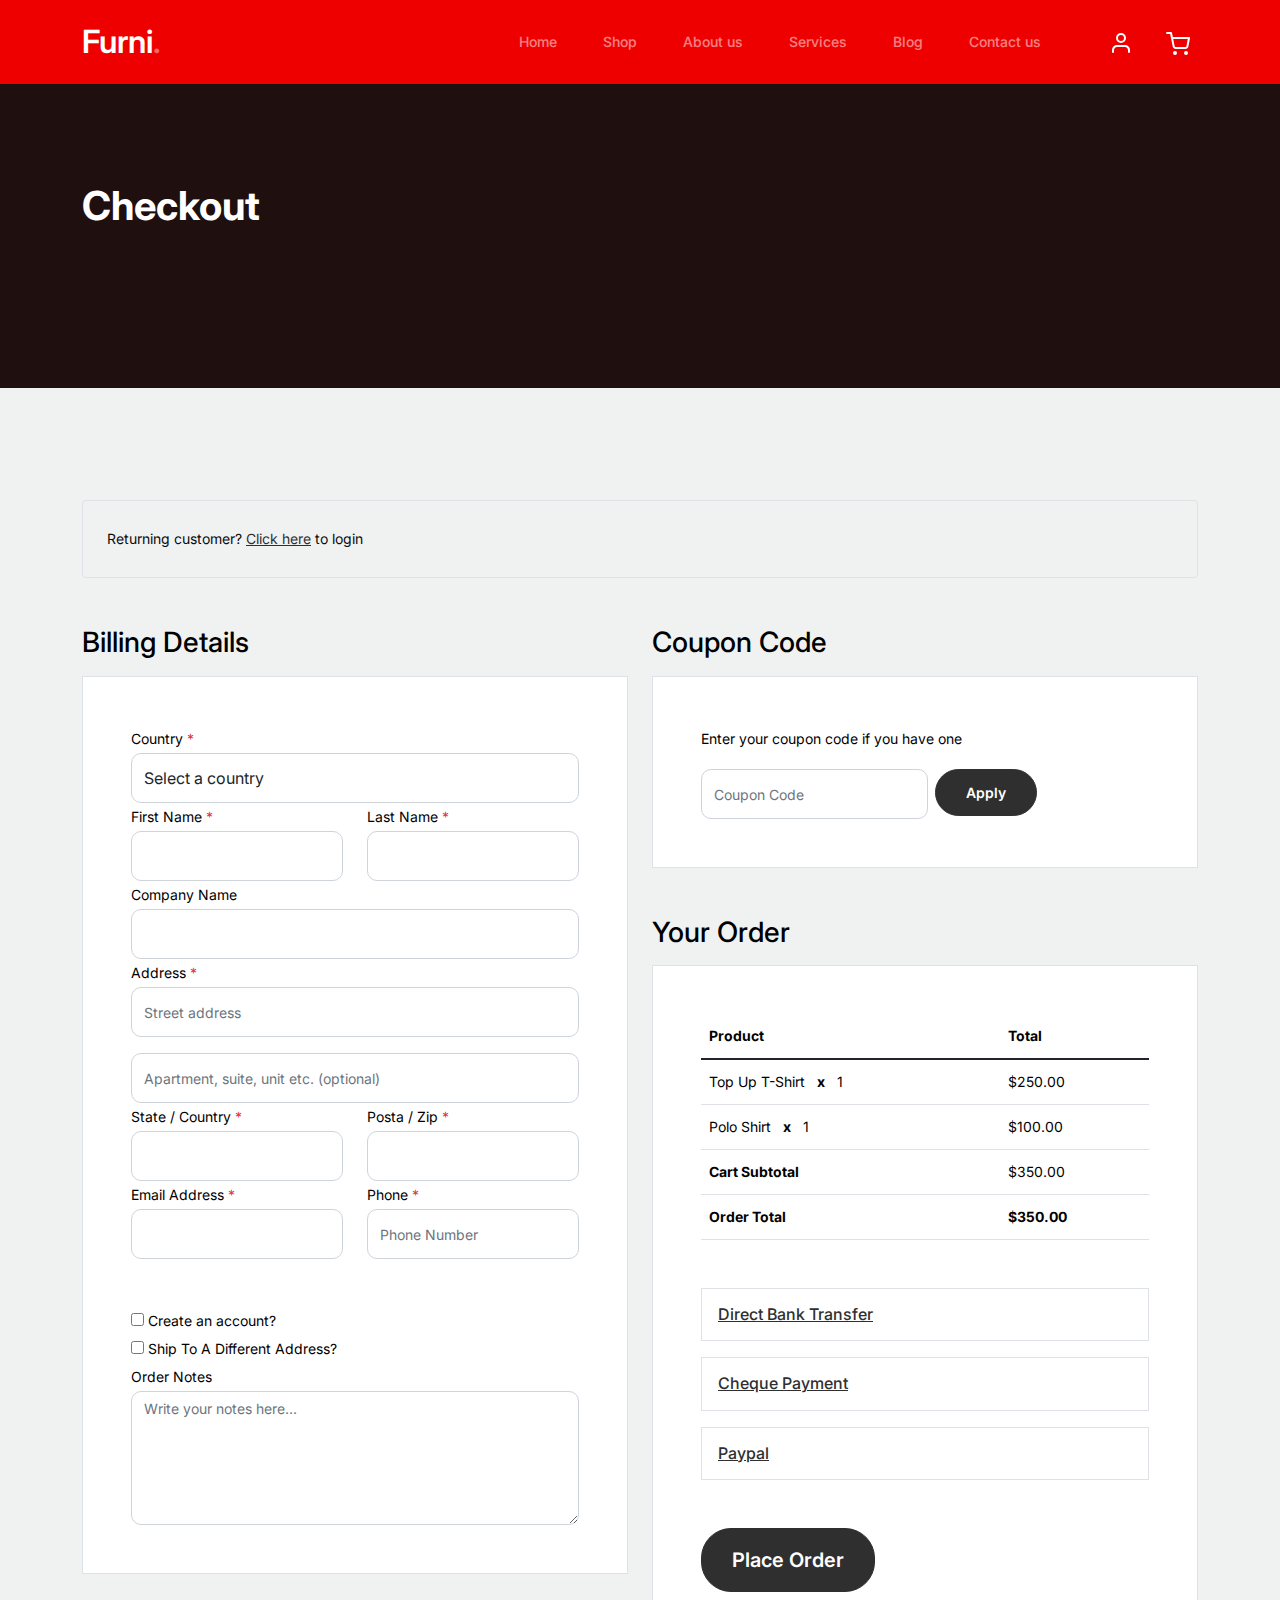
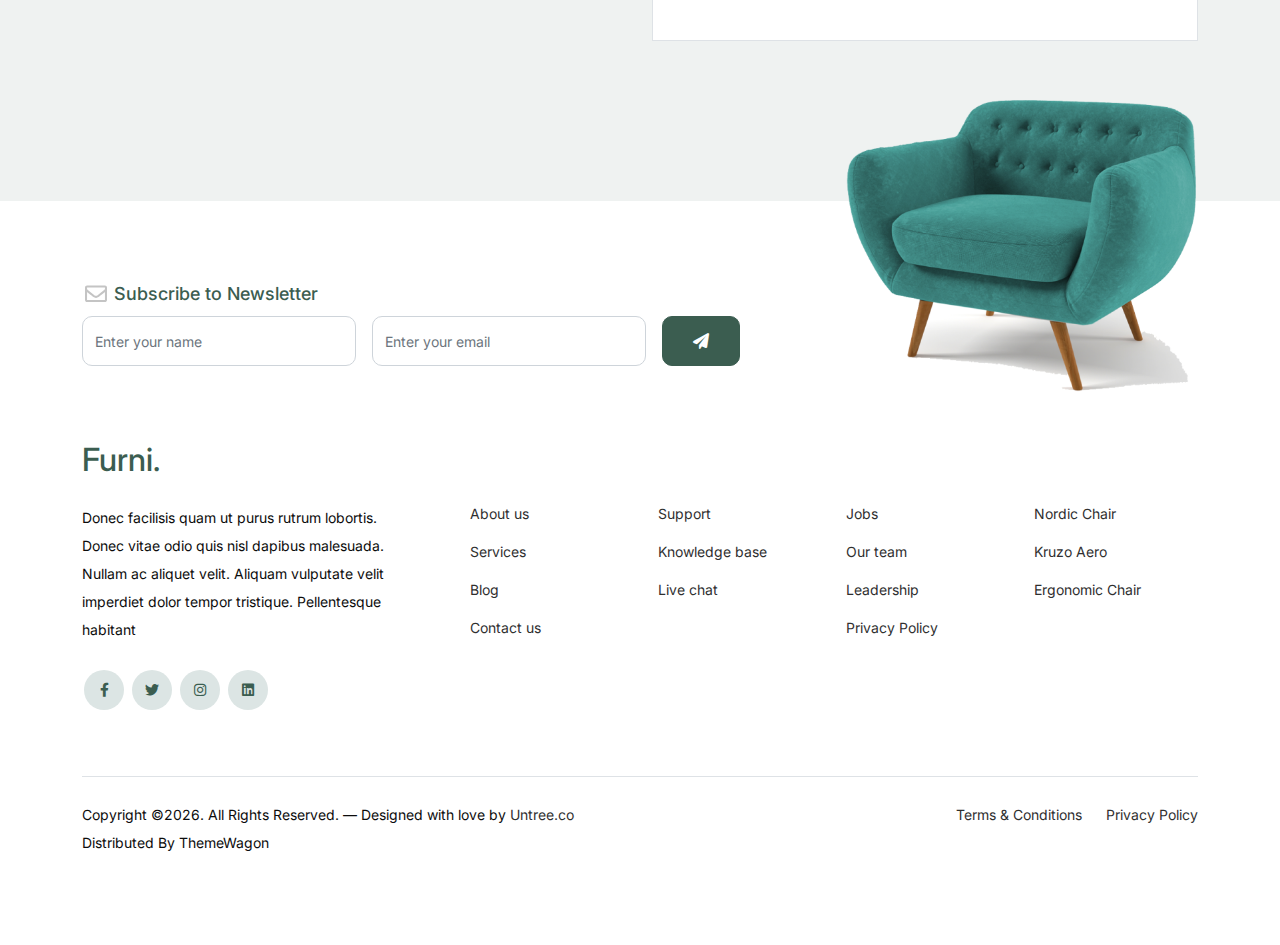
<file: checkout.html>
<!-- /*
* Bootstrap 5
* Template Name: Furni
* Template Author: Untree.co
* Template URI: https://untree.co/
* License: https://creativecommons.org/licenses/by/3.0/
*/ -->
<!doctype html>
<html lang="en">
<head>
  <meta charset="utf-8">
  <meta name="viewport" content="width=device-width, initial-scale=1, shrink-to-fit=no">
  <meta name="author" content="Untree.co">
  <link rel="shortcut icon" href="favicon.png">

  <meta name="description" content="" />
  <meta name="keywords" content="bootstrap, bootstrap4" />

		<!-- Bootstrap CSS -->
		<link href="css/bootstrap.min.css" rel="stylesheet">
		<link href="https://cdnjs.cloudflare.com/ajax/libs/font-awesome/6.0.0-beta3/css/all.min.css" rel="stylesheet">
		<link href="css/tiny-slider.css" rel="stylesheet">
		<link href="css/style.css" rel="stylesheet">
		<title>Furni Free Bootstrap 5 Template for Furniture and Interior Design Websites by Untree.co </title>
	</head>

	<body>

		<!-- Start Header/Navigation -->
		<nav class="custom-navbar navbar navbar navbar-expand-md navbar-dark bg-dark" arial-label="Furni navigation bar">

			<div class="container">
				<a class="navbar-brand" href="index.html">Furni<span>.</span></a>

				<button class="navbar-toggler" type="button" data-bs-toggle="collapse" data-bs-target="#navbarsFurni" aria-controls="navbarsFurni" aria-expanded="false" aria-label="Toggle navigation">
					<span class="navbar-toggler-icon"></span>
				</button>

				<div class="collapse navbar-collapse" id="navbarsFurni">
					<ul class="custom-navbar-nav navbar-nav ms-auto mb-2 mb-md-0">
						<li class="nav-item ">
							<a class="nav-link" href="index.html">Home</a>
						</li>
						<li><a class="nav-link" href="shop.html">Shop</a></li>
						<li><a class="nav-link" href="about.html">About us</a></li>
						<li><a class="nav-link" href="services.html">Services</a></li>
						<li><a class="nav-link" href="blog.html">Blog</a></li>
						<li><a class="nav-link" href="contact.html">Contact us</a></li>
					</ul>

					<ul class="custom-navbar-cta navbar-nav mb-2 mb-md-0 ms-5">
						<li><a class="nav-link" href="#"><img src="images/user.svg"></a></li>
						<li><a class="nav-link" href="cart.html"><img src="images/cart.svg"></a></li>
					</ul>
				</div>
			</div>
				
		</nav>
		<!-- End Header/Navigation -->

		<!-- Start Hero Section -->
			<div class="hero">
				<div class="container">
					<div class="row justify-content-between">
						<div class="col-lg-5">
							<div class="intro-excerpt">
								<h1>Checkout</h1>
							</div>
						</div>
						<div class="col-lg-7">
							
						</div>
					</div>
				</div>
			</div>
		<!-- End Hero Section -->

		<div class="untree_co-section">
		    <div class="container">
		      <div class="row mb-5">
		        <div class="col-md-12">
		          <div class="border p-4 rounded" role="alert">
		            Returning customer? <a href="#">Click here</a> to login
		          </div>
		        </div>
		      </div>
		      <div class="row">
		        <div class="col-md-6 mb-5 mb-md-0">
		          <h2 class="h3 mb-3 text-black">Billing Details</h2>
		          <div class="p-3 p-lg-5 border bg-white">
		            <div class="form-group">
		              <label for="c_country" class="text-black">Country <span class="text-danger">*</span></label>
		              <select id="c_country" class="form-control">
		                <option value="1">Select a country</option>    
		                <option value="2">bangladesh</option>    
		                <option value="3">Algeria</option>    
		                <option value="4">Afghanistan</option>    
		                <option value="5">Ghana</option>    
		                <option value="6">Albania</option>    
		                <option value="7">Bahrain</option>    
		                <option value="8">Colombia</option>    
		                <option value="9">Dominican Republic</option>    
		              </select>
		            </div>
		            <div class="form-group row">
		              <div class="col-md-6">
		                <label for="c_fname" class="text-black">First Name <span class="text-danger">*</span></label>
		                <input type="text" class="form-control" id="c_fname" name="c_fname">
		              </div>
		              <div class="col-md-6">
		                <label for="c_lname" class="text-black">Last Name <span class="text-danger">*</span></label>
		                <input type="text" class="form-control" id="c_lname" name="c_lname">
		              </div>
		            </div>

		            <div class="form-group row">
		              <div class="col-md-12">
		                <label for="c_companyname" class="text-black">Company Name </label>
		                <input type="text" class="form-control" id="c_companyname" name="c_companyname">
		              </div>
		            </div>

		            <div class="form-group row">
		              <div class="col-md-12">
		                <label for="c_address" class="text-black">Address <span class="text-danger">*</span></label>
		                <input type="text" class="form-control" id="c_address" name="c_address" placeholder="Street address">
		              </div>
		            </div>

		            <div class="form-group mt-3">
		              <input type="text" class="form-control" placeholder="Apartment, suite, unit etc. (optional)">
		            </div>

		            <div class="form-group row">
		              <div class="col-md-6">
		                <label for="c_state_country" class="text-black">State / Country <span class="text-danger">*</span></label>
		                <input type="text" class="form-control" id="c_state_country" name="c_state_country">
		              </div>
		              <div class="col-md-6">
		                <label for="c_postal_zip" class="text-black">Posta / Zip <span class="text-danger">*</span></label>
		                <input type="text" class="form-control" id="c_postal_zip" name="c_postal_zip">
		              </div>
		            </div>

		            <div class="form-group row mb-5">
		              <div class="col-md-6">
		                <label for="c_email_address" class="text-black">Email Address <span class="text-danger">*</span></label>
		                <input type="text" class="form-control" id="c_email_address" name="c_email_address">
		              </div>
		              <div class="col-md-6">
		                <label for="c_phone" class="text-black">Phone <span class="text-danger">*</span></label>
		                <input type="text" class="form-control" id="c_phone" name="c_phone" placeholder="Phone Number">
		              </div>
		            </div>

		            <div class="form-group">
		              <label for="c_create_account" class="text-black" data-bs-toggle="collapse" href="#create_an_account" role="button" aria-expanded="false" aria-controls="create_an_account"><input type="checkbox" value="1" id="c_create_account"> Create an account?</label>
		              <div class="collapse" id="create_an_account">
		                <div class="py-2 mb-4">
		                  <p class="mb-3">Create an account by entering the information below. If you are a returning customer please login at the top of the page.</p>
		                  <div class="form-group">
		                    <label for="c_account_password" class="text-black">Account Password</label>
		                    <input type="email" class="form-control" id="c_account_password" name="c_account_password" placeholder="">
		                  </div>
		                </div>
		              </div>
		            </div>


		            <div class="form-group">
		              <label for="c_ship_different_address" class="text-black" data-bs-toggle="collapse" href="#ship_different_address" role="button" aria-expanded="false" aria-controls="ship_different_address"><input type="checkbox" value="1" id="c_ship_different_address"> Ship To A Different Address?</label>
		              <div class="collapse" id="ship_different_address">
		                <div class="py-2">

		                  <div class="form-group">
		                    <label for="c_diff_country" class="text-black">Country <span class="text-danger">*</span></label>
		                    <select id="c_diff_country" class="form-control">
		                      <option value="1">Select a country</option>    
		                      <option value="2">bangladesh</option>    
		                      <option value="3">Algeria</option>    
		                      <option value="4">Afghanistan</option>    
		                      <option value="5">Ghana</option>    
		                      <option value="6">Albania</option>    
		                      <option value="7">Bahrain</option>    
		                      <option value="8">Colombia</option>    
		                      <option value="9">Dominican Republic</option>    
		                    </select>
		                  </div>


		                  <div class="form-group row">
		                    <div class="col-md-6">
		                      <label for="c_diff_fname" class="text-black">First Name <span class="text-danger">*</span></label>
		                      <input type="text" class="form-control" id="c_diff_fname" name="c_diff_fname">
		                    </div>
		                    <div class="col-md-6">
		                      <label for="c_diff_lname" class="text-black">Last Name <span class="text-danger">*</span></label>
		                      <input type="text" class="form-control" id="c_diff_lname" name="c_diff_lname">
		                    </div>
		                  </div>

		                  <div class="form-group row">
		                    <div class="col-md-12">
		                      <label for="c_diff_companyname" class="text-black">Company Name </label>
		                      <input type="text" class="form-control" id="c_diff_companyname" name="c_diff_companyname">
		                    </div>
		                  </div>

		                  <div class="form-group row  mb-3">
		                    <div class="col-md-12">
		                      <label for="c_diff_address" class="text-black">Address <span class="text-danger">*</span></label>
		                      <input type="text" class="form-control" id="c_diff_address" name="c_diff_address" placeholder="Street address">
		                    </div>
		                  </div>

		                  <div class="form-group">
		                    <input type="text" class="form-control" placeholder="Apartment, suite, unit etc. (optional)">
		                  </div>

		                  <div class="form-group row">
		                    <div class="col-md-6">
		                      <label for="c_diff_state_country" class="text-black">State / Country <span class="text-danger">*</span></label>
		                      <input type="text" class="form-control" id="c_diff_state_country" name="c_diff_state_country">
		                    </div>
		                    <div class="col-md-6">
		                      <label for="c_diff_postal_zip" class="text-black">Posta / Zip <span class="text-danger">*</span></label>
		                      <input type="text" class="form-control" id="c_diff_postal_zip" name="c_diff_postal_zip">
		                    </div>
		                  </div>

		                  <div class="form-group row mb-5">
		                    <div class="col-md-6">
		                      <label for="c_diff_email_address" class="text-black">Email Address <span class="text-danger">*</span></label>
		                      <input type="text" class="form-control" id="c_diff_email_address" name="c_diff_email_address">
		                    </div>
		                    <div class="col-md-6">
		                      <label for="c_diff_phone" class="text-black">Phone <span class="text-danger">*</span></label>
		                      <input type="text" class="form-control" id="c_diff_phone" name="c_diff_phone" placeholder="Phone Number">
		                    </div>
		                  </div>

		                </div>

		              </div>
		            </div>

		            <div class="form-group">
		              <label for="c_order_notes" class="text-black">Order Notes</label>
		              <textarea name="c_order_notes" id="c_order_notes" cols="30" rows="5" class="form-control" placeholder="Write your notes here..."></textarea>
		            </div>

		          </div>
		        </div>
		        <div class="col-md-6">

		          <div class="row mb-5">
		            <div class="col-md-12">
		              <h2 class="h3 mb-3 text-black">Coupon Code</h2>
		              <div class="p-3 p-lg-5 border bg-white">

		                <label for="c_code" class="text-black mb-3">Enter your coupon code if you have one</label>
		                <div class="input-group w-75 couponcode-wrap">
		                  <input type="text" class="form-control me-2" id="c_code" placeholder="Coupon Code" aria-label="Coupon Code" aria-describedby="button-addon2">
		                  <div class="input-group-append">
		                    <button class="btn btn-black btn-sm" type="button" id="button-addon2">Apply</button>
		                  </div>
		                </div>

		              </div>
		            </div>
		          </div>

		          <div class="row mb-5">
		            <div class="col-md-12">
		              <h2 class="h3 mb-3 text-black">Your Order</h2>
		              <div class="p-3 p-lg-5 border bg-white">
		                <table class="table site-block-order-table mb-5">
		                  <thead>
		                    <th>Product</th>
		                    <th>Total</th>
		                  </thead>
		                  <tbody>
		                    <tr>
		                      <td>Top Up T-Shirt <strong class="mx-2">x</strong> 1</td>
		                      <td>$250.00</td>
		                    </tr>
		                    <tr>
		                      <td>Polo Shirt <strong class="mx-2">x</strong>   1</td>
		                      <td>$100.00</td>
		                    </tr>
		                    <tr>
		                      <td class="text-black font-weight-bold"><strong>Cart Subtotal</strong></td>
		                      <td class="text-black">$350.00</td>
		                    </tr>
		                    <tr>
		                      <td class="text-black font-weight-bold"><strong>Order Total</strong></td>
		                      <td class="text-black font-weight-bold"><strong>$350.00</strong></td>
		                    </tr>
		                  </tbody>
		                </table>

		                <div class="border p-3 mb-3">
		                  <h3 class="h6 mb-0"><a class="d-block" data-bs-toggle="collapse" href="#collapsebank" role="button" aria-expanded="false" aria-controls="collapsebank">Direct Bank Transfer</a></h3>

		                  <div class="collapse" id="collapsebank">
		                    <div class="py-2">
		                      <p class="mb-0">Make your payment directly into our bank account. Please use your Order ID as the payment reference. Your order won’t be shipped until the funds have cleared in our account.</p>
		                    </div>
		                  </div>
		                </div>

		                <div class="border p-3 mb-3">
		                  <h3 class="h6 mb-0"><a class="d-block" data-bs-toggle="collapse" href="#collapsecheque" role="button" aria-expanded="false" aria-controls="collapsecheque">Cheque Payment</a></h3>

		                  <div class="collapse" id="collapsecheque">
		                    <div class="py-2">
		                      <p class="mb-0">Make your payment directly into our bank account. Please use your Order ID as the payment reference. Your order won’t be shipped until the funds have cleared in our account.</p>
		                    </div>
		                  </div>
		                </div>

		                <div class="border p-3 mb-5">
		                  <h3 class="h6 mb-0"><a class="d-block" data-bs-toggle="collapse" href="#collapsepaypal" role="button" aria-expanded="false" aria-controls="collapsepaypal">Paypal</a></h3>

		                  <div class="collapse" id="collapsepaypal">
		                    <div class="py-2">
		                      <p class="mb-0">Make your payment directly into our bank account. Please use your Order ID as the payment reference. Your order won’t be shipped until the funds have cleared in our account.</p>
		                    </div>
		                  </div>
		                </div>

		                <div class="form-group">
		                  <button class="btn btn-black btn-lg py-3 btn-block" onclick="window.location='thankyou.html'">Place Order</button>
		                </div>

		              </div>
		            </div>
		          </div>

		        </div>
		      </div>
		      <!-- </form> -->
		    </div>
		  </div>

		<!-- Start Footer Section -->
		<footer class="footer-section">
			<div class="container relative">

				<div class="sofa-img">
					<img src="images/sofa.png" alt="Image" class="img-fluid">
				</div>

				<div class="row">
					<div class="col-lg-8">
						<div class="subscription-form">
							<h3 class="d-flex align-items-center"><span class="me-1"><img src="images/envelope-outline.svg" alt="Image" class="img-fluid"></span><span>Subscribe to Newsletter</span></h3>

							<form action="#" class="row g-3">
								<div class="col-auto">
									<input type="text" class="form-control" placeholder="Enter your name">
								</div>
								<div class="col-auto">
									<input type="email" class="form-control" placeholder="Enter your email">
								</div>
								<div class="col-auto">
									<button class="btn btn-primary">
										<span class="fa fa-paper-plane"></span>
									</button>
								</div>
							</form>

						</div>
					</div>
				</div>

				<div class="row g-5 mb-5">
					<div class="col-lg-4">
						<div class="mb-4 footer-logo-wrap"><a href="#" class="footer-logo">Furni<span>.</span></a></div>
						<p class="mb-4">Donec facilisis quam ut purus rutrum lobortis. Donec vitae odio quis nisl dapibus malesuada. Nullam ac aliquet velit. Aliquam vulputate velit imperdiet dolor tempor tristique. Pellentesque habitant</p>

						<ul class="list-unstyled custom-social">
							<li><a href="#"><span class="fa fa-brands fa-facebook-f"></span></a></li>
							<li><a href="#"><span class="fa fa-brands fa-twitter"></span></a></li>
							<li><a href="#"><span class="fa fa-brands fa-instagram"></span></a></li>
							<li><a href="#"><span class="fa fa-brands fa-linkedin"></span></a></li>
						</ul>
					</div>

					<div class="col-lg-8">
						<div class="row links-wrap">
							<div class="col-6 col-sm-6 col-md-3">
								<ul class="list-unstyled">
									<li><a href="#">About us</a></li>
									<li><a href="#">Services</a></li>
									<li><a href="#">Blog</a></li>
									<li><a href="#">Contact us</a></li>
								</ul>
							</div>

							<div class="col-6 col-sm-6 col-md-3">
								<ul class="list-unstyled">
									<li><a href="#">Support</a></li>
									<li><a href="#">Knowledge base</a></li>
									<li><a href="#">Live chat</a></li>
								</ul>
							</div>

							<div class="col-6 col-sm-6 col-md-3">
								<ul class="list-unstyled">
									<li><a href="#">Jobs</a></li>
									<li><a href="#">Our team</a></li>
									<li><a href="#">Leadership</a></li>
									<li><a href="#">Privacy Policy</a></li>
								</ul>
							</div>

							<div class="col-6 col-sm-6 col-md-3">
								<ul class="list-unstyled">
									<li><a href="#">Nordic Chair</a></li>
									<li><a href="#">Kruzo Aero</a></li>
									<li><a href="#">Ergonomic Chair</a></li>
								</ul>
							</div>
						</div>
					</div>

				</div>

				<div class="border-top copyright">
					<div class="row pt-4">
						<div class="col-lg-6">
							<p class="mb-2 text-center text-lg-start">Copyright &copy;<script>document.write(new Date().getFullYear());</script>. All Rights Reserved. &mdash; Designed with love by <a href="https://untree.co">Untree.co</a> Distributed By <a hreff="https://themewagon.com">ThemeWagon</a>  <!-- License information: https://untree.co/license/ -->
            </p>
						</div>

						<div class="col-lg-6 text-center text-lg-end">
							<ul class="list-unstyled d-inline-flex ms-auto">
								<li class="me-4"><a href="#">Terms &amp; Conditions</a></li>
								<li><a href="#">Privacy Policy</a></li>
							</ul>
						</div>

					</div>
				</div>

			</div>
		</footer>
		<!-- End Footer Section -->	


		<script src="js/bootstrap.bundle.min.js"></script>
		<script src="js/tiny-slider.js"></script>
		<script src="js/custom.js"></script>
	</body>

</html>
</file>
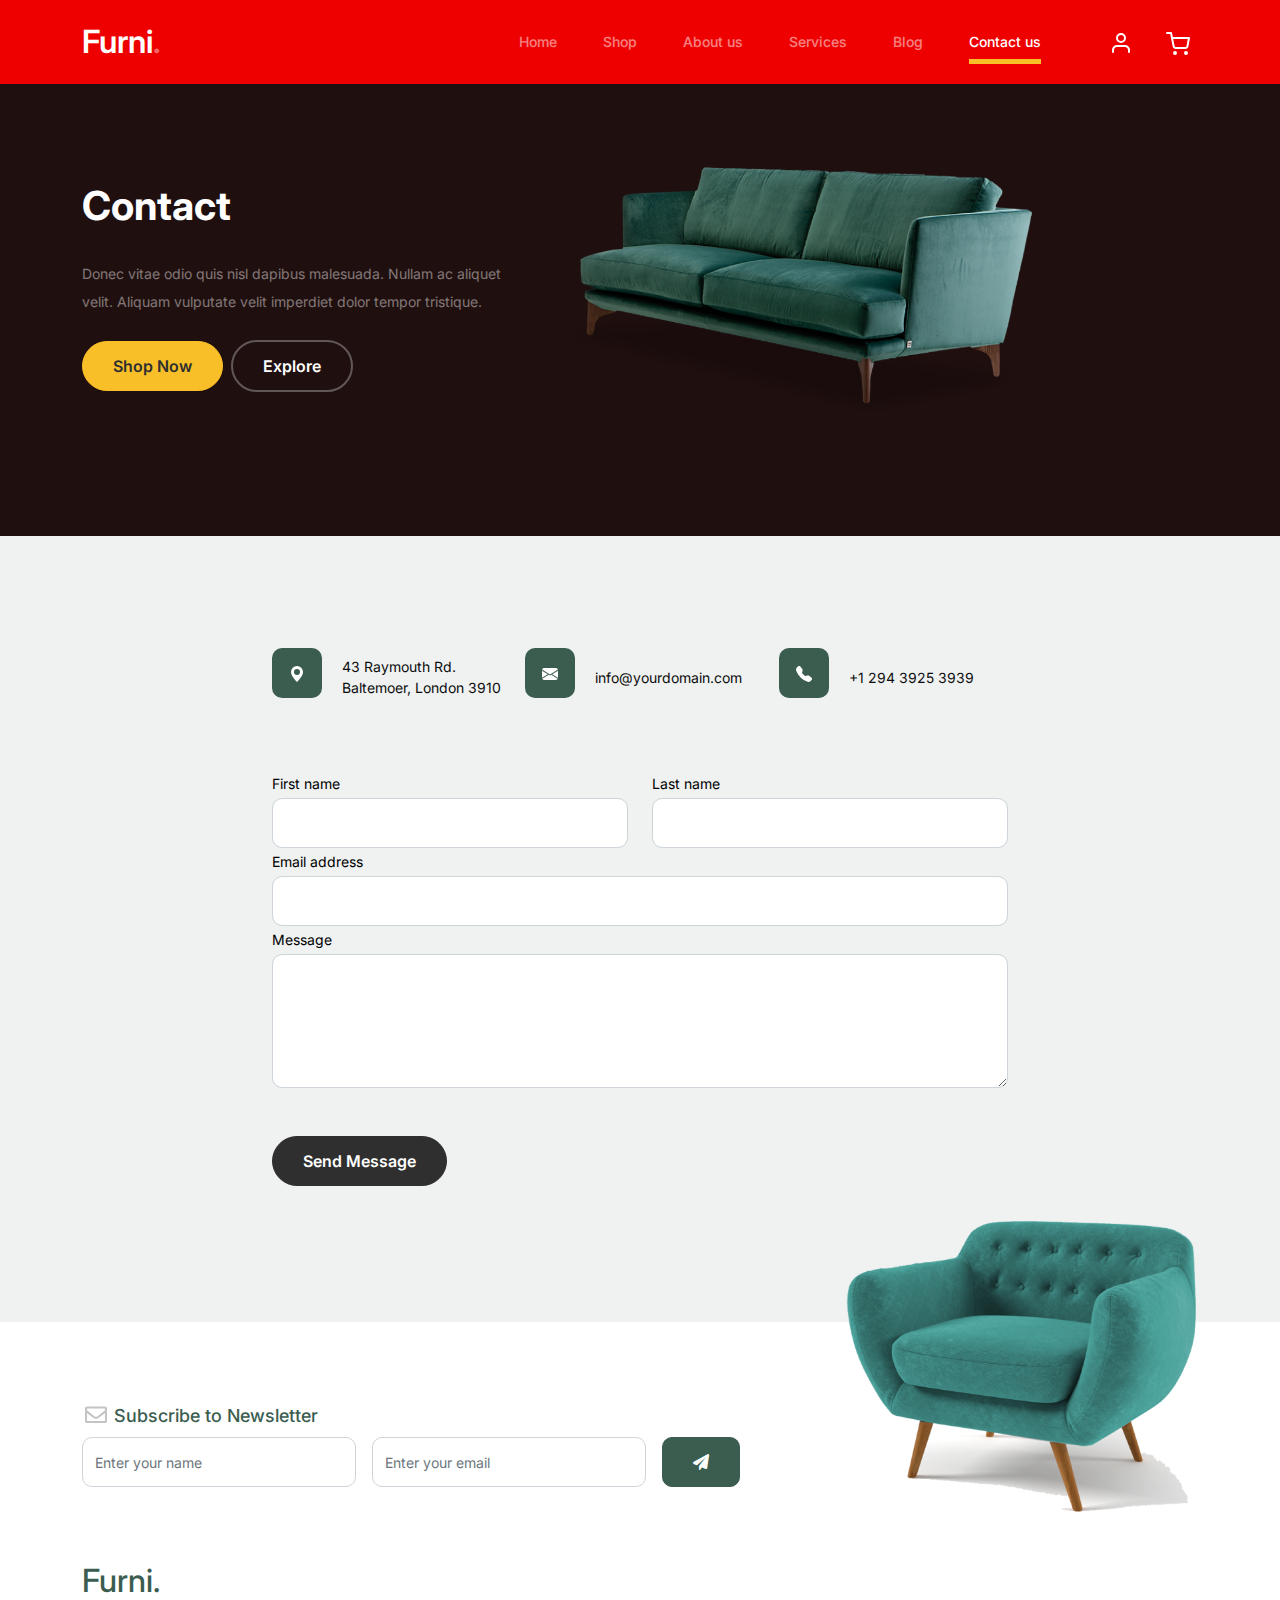
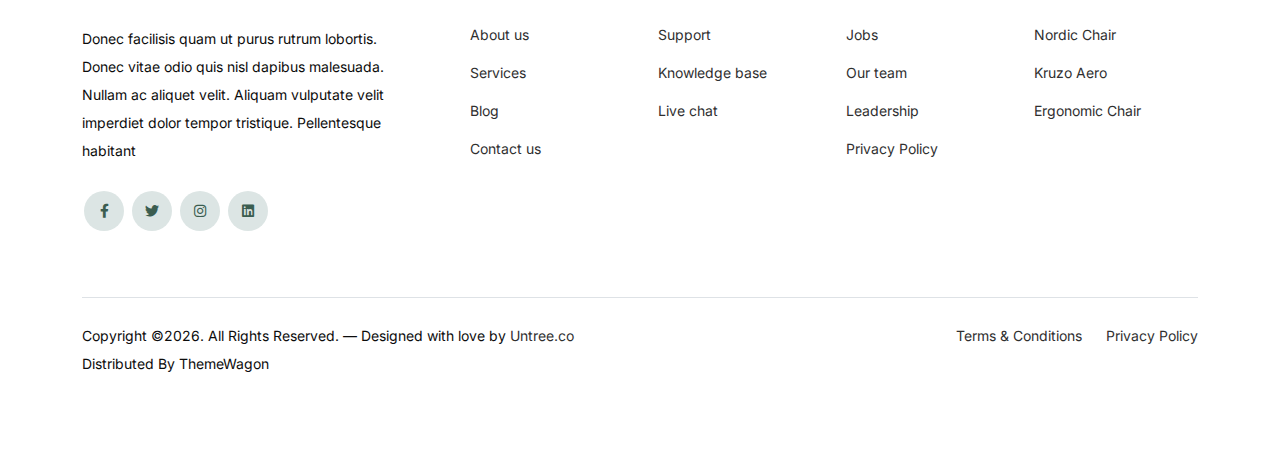
<file: contact.html>
<!-- /*
* Bootstrap 5
* Template Name: Furni
* Template Author: Untree.co
* Template URI: https://untree.co/
* License: https://creativecommons.org/licenses/by/3.0/
*/ -->
<!doctype html>
<html lang="en">
<head>
  <meta charset="utf-8">
  <meta name="viewport" content="width=device-width, initial-scale=1, shrink-to-fit=no">
  <meta name="author" content="Untree.co">
  <link rel="shortcut icon" href="favicon.png">

  <meta name="description" content="" />
  <meta name="keywords" content="bootstrap, bootstrap4" />

		<!-- Bootstrap CSS -->
		<link href="css/bootstrap.min.css" rel="stylesheet">
		<link href="https://cdnjs.cloudflare.com/ajax/libs/font-awesome/6.0.0-beta3/css/all.min.css" rel="stylesheet">
		<link href="css/tiny-slider.css" rel="stylesheet">
		<link href="css/style.css" rel="stylesheet">
		<title>Furni Free Bootstrap 5 Template for Furniture and Interior Design Websites by Untree.co </title>
	</head>

	<body>

		<!-- Start Header/Navigation -->
		<nav class="custom-navbar navbar navbar navbar-expand-md navbar-dark bg-dark" arial-label="Furni navigation bar">

			<div class="container">
				<a class="navbar-brand" href="index.html">Furni<span>.</span></a>

				<button class="navbar-toggler" type="button" data-bs-toggle="collapse" data-bs-target="#navbarsFurni" aria-controls="navbarsFurni" aria-expanded="false" aria-label="Toggle navigation">
					<span class="navbar-toggler-icon"></span>
				</button>

				<div class="collapse navbar-collapse" id="navbarsFurni">
					<ul class="custom-navbar-nav navbar-nav ms-auto mb-2 mb-md-0">
						<li class="nav-item">
							<a class="nav-link" href="index.html">Home</a>
						</li>
						<li><a class="nav-link" href="shop.html">Shop</a></li>
						<li><a class="nav-link" href="about.html">About us</a></li>
						<li><a class="nav-link" href="services.html">Services</a></li>
						<li><a class="nav-link" href="blog.html">Blog</a></li>
						<li class="active"><a class="nav-link" href="contact.html">Contact us</a></li>
					</ul>

					<ul class="custom-navbar-cta navbar-nav mb-2 mb-md-0 ms-5">
						<li><a class="nav-link" href="#"><img src="images/user.svg"></a></li>
						<li><a class="nav-link" href="cart.html"><img src="images/cart.svg"></a></li>
					</ul>
				</div>
			</div>
				
		</nav>
		<!-- End Header/Navigation -->

		<!-- Start Hero Section -->
			<div class="hero">
				<div class="container">
					<div class="row justify-content-between">
						<div class="col-lg-5">
							<div class="intro-excerpt">
								<h1>Contact</h1>
								<p class="mb-4">Donec vitae odio quis nisl dapibus malesuada. Nullam ac aliquet velit. Aliquam vulputate velit imperdiet dolor tempor tristique.</p>
								<p><a href="" class="btn btn-secondary me-2">Shop Now</a><a href="#" class="btn btn-white-outline">Explore</a></p>
							</div>
						</div>
						<div class="col-lg-7">
							<div class="hero-img-wrap">
								<img src="images/couch.png" class="img-fluid">
							</div>
						</div>
					</div>
				</div>
			</div>
		<!-- End Hero Section -->

		
		<!-- Start Contact Form -->
		<div class="untree_co-section">
      <div class="container">

        <div class="block">
          <div class="row justify-content-center">


            <div class="col-md-8 col-lg-8 pb-4">


              <div class="row mb-5">
                <div class="col-lg-4">
                  <div  class="service no-shadow align-items-center link horizontal d-flex active" data-aos="fade-left" data-aos-delay="0">
                    <div class="service-icon color-1 mb-4">
                      <svg xmlns="http://www.w3.org/2000/svg" width="16" height="16" fill="currentColor" class="bi bi-geo-alt-fill" viewBox="0 0 16 16">
                        <path d="M8 16s6-5.686 6-10A6 6 0 0 0 2 6c0 4.314 6 10 6 10zm0-7a3 3 0 1 1 0-6 3 3 0 0 1 0 6z"/>
                      </svg>
                    </div> <!-- /.icon -->
                    <div class="service-contents">
                      <p>43 Raymouth Rd. Baltemoer, London 3910</p>
                    </div> <!-- /.service-contents-->
                  </div> <!-- /.service -->
                </div>

                <div class="col-lg-4">
                  <div  class="service no-shadow align-items-center link horizontal d-flex active" data-aos="fade-left" data-aos-delay="0">
                    <div class="service-icon color-1 mb-4">
                      <svg xmlns="http://www.w3.org/2000/svg" width="16" height="16" fill="currentColor" class="bi bi-envelope-fill" viewBox="0 0 16 16">
                        <path d="M.05 3.555A2 2 0 0 1 2 2h12a2 2 0 0 1 1.95 1.555L8 8.414.05 3.555zM0 4.697v7.104l5.803-3.558L0 4.697zM6.761 8.83l-6.57 4.027A2 2 0 0 0 2 14h12a2 2 0 0 0 1.808-1.144l-6.57-4.027L8 9.586l-1.239-.757zm3.436-.586L16 11.801V4.697l-5.803 3.546z"/>
                      </svg>
                    </div> <!-- /.icon -->
                    <div class="service-contents">
                      <p>info@yourdomain.com</p>
                    </div> <!-- /.service-contents-->
                  </div> <!-- /.service -->
                </div>

                <div class="col-lg-4">
                  <div  class="service no-shadow align-items-center link horizontal d-flex active" data-aos="fade-left" data-aos-delay="0">
                    <div class="service-icon color-1 mb-4">
                      <svg xmlns="http://www.w3.org/2000/svg" width="16" height="16" fill="currentColor" class="bi bi-telephone-fill" viewBox="0 0 16 16">
                        <path fill-rule="evenodd" d="M1.885.511a1.745 1.745 0 0 1 2.61.163L6.29 2.98c.329.423.445.974.315 1.494l-.547 2.19a.678.678 0 0 0 .178.643l2.457 2.457a.678.678 0 0 0 .644.178l2.189-.547a1.745 1.745 0 0 1 1.494.315l2.306 1.794c.829.645.905 1.87.163 2.611l-1.034 1.034c-.74.74-1.846 1.065-2.877.702a18.634 18.634 0 0 1-7.01-4.42 18.634 18.634 0 0 1-4.42-7.009c-.362-1.03-.037-2.137.703-2.877L1.885.511z"/>
                      </svg>
                    </div> <!-- /.icon -->
                    <div class="service-contents">
                      <p>+1 294 3925 3939</p>
                    </div> <!-- /.service-contents-->
                  </div> <!-- /.service -->
                </div>
              </div>

              <form>
                <div class="row">
                  <div class="col-6">
                    <div class="form-group">
                      <label class="text-black" for="fname">First name</label>
                      <input type="text" class="form-control" id="fname">
                    </div>
                  </div>
                  <div class="col-6">
                    <div class="form-group">
                      <label class="text-black" for="lname">Last name</label>
                      <input type="text" class="form-control" id="lname">
                    </div>
                  </div>
                </div>
                <div class="form-group">
                  <label class="text-black" for="email">Email address</label>
                  <input type="email" class="form-control" id="email">
                </div>

                <div class="form-group mb-5">
                  <label class="text-black" for="message">Message</label>
                  <textarea name="" class="form-control" id="message" cols="30" rows="5"></textarea>
                </div>

                <button type="submit" class="btn btn-primary-hover-outline">Send Message</button>
              </form>

            </div>

          </div>

        </div>

      </div>


    </div>
  </div>

  <!-- End Contact Form -->

		

		<!-- Start Footer Section -->
		<footer class="footer-section">
			<div class="container relative">

				<div class="sofa-img">
					<img src="images/sofa.png" alt="Image" class="img-fluid">
				</div>

				<div class="row">
					<div class="col-lg-8">
						<div class="subscription-form">
							<h3 class="d-flex align-items-center"><span class="me-1"><img src="images/envelope-outline.svg" alt="Image" class="img-fluid"></span><span>Subscribe to Newsletter</span></h3>

							<form action="#" class="row g-3">
								<div class="col-auto">
									<input type="text" class="form-control" placeholder="Enter your name">
								</div>
								<div class="col-auto">
									<input type="email" class="form-control" placeholder="Enter your email">
								</div>
								<div class="col-auto">
									<button class="btn btn-primary">
										<span class="fa fa-paper-plane"></span>
									</button>
								</div>
							</form>

						</div>
					</div>
				</div>

				<div class="row g-5 mb-5">
					<div class="col-lg-4">
						<div class="mb-4 footer-logo-wrap"><a href="#" class="footer-logo">Furni<span>.</span></a></div>
						<p class="mb-4">Donec facilisis quam ut purus rutrum lobortis. Donec vitae odio quis nisl dapibus malesuada. Nullam ac aliquet velit. Aliquam vulputate velit imperdiet dolor tempor tristique. Pellentesque habitant</p>

						<ul class="list-unstyled custom-social">
							<li><a href="#"><span class="fa fa-brands fa-facebook-f"></span></a></li>
							<li><a href="#"><span class="fa fa-brands fa-twitter"></span></a></li>
							<li><a href="#"><span class="fa fa-brands fa-instagram"></span></a></li>
							<li><a href="#"><span class="fa fa-brands fa-linkedin"></span></a></li>
						</ul>
					</div>

					<div class="col-lg-8">
						<div class="row links-wrap">
							<div class="col-6 col-sm-6 col-md-3">
								<ul class="list-unstyled">
									<li><a href="#">About us</a></li>
									<li><a href="#">Services</a></li>
									<li><a href="#">Blog</a></li>
									<li><a href="#">Contact us</a></li>
								</ul>
							</div>

							<div class="col-6 col-sm-6 col-md-3">
								<ul class="list-unstyled">
									<li><a href="#">Support</a></li>
									<li><a href="#">Knowledge base</a></li>
									<li><a href="#">Live chat</a></li>
								</ul>
							</div>

							<div class="col-6 col-sm-6 col-md-3">
								<ul class="list-unstyled">
									<li><a href="#">Jobs</a></li>
									<li><a href="#">Our team</a></li>
									<li><a href="#">Leadership</a></li>
									<li><a href="#">Privacy Policy</a></li>
								</ul>
							</div>

							<div class="col-6 col-sm-6 col-md-3">
								<ul class="list-unstyled">
									<li><a href="#">Nordic Chair</a></li>
									<li><a href="#">Kruzo Aero</a></li>
									<li><a href="#">Ergonomic Chair</a></li>
								</ul>
							</div>
						</div>
					</div>

				</div>

				<div class="border-top copyright">
					<div class="row pt-4">
						<div class="col-lg-6">
							<p class="mb-2 text-center text-lg-start">Copyright &copy;<script>document.write(new Date().getFullYear());</script>. All Rights Reserved. &mdash; Designed with love by <a href="https://untree.co">Untree.co</a> Distributed By <a hreff="https://themewagon.com">ThemeWagon</a>  <!-- License information: https://untree.co/license/ -->
            </p>
						</div>

						<div class="col-lg-6 text-center text-lg-end">
							<ul class="list-unstyled d-inline-flex ms-auto">
								<li class="me-4"><a href="#">Terms &amp; Conditions</a></li>
								<li><a href="#">Privacy Policy</a></li>
							</ul>
						</div>

					</div>
				</div>

			</div>
		</footer>
		<!-- End Footer Section -->	


		<script src="js/bootstrap.bundle.min.js"></script>
		<script src="js/tiny-slider.js"></script>
		<script src="js/custom.js"></script>
	</body>

</html>
</file>
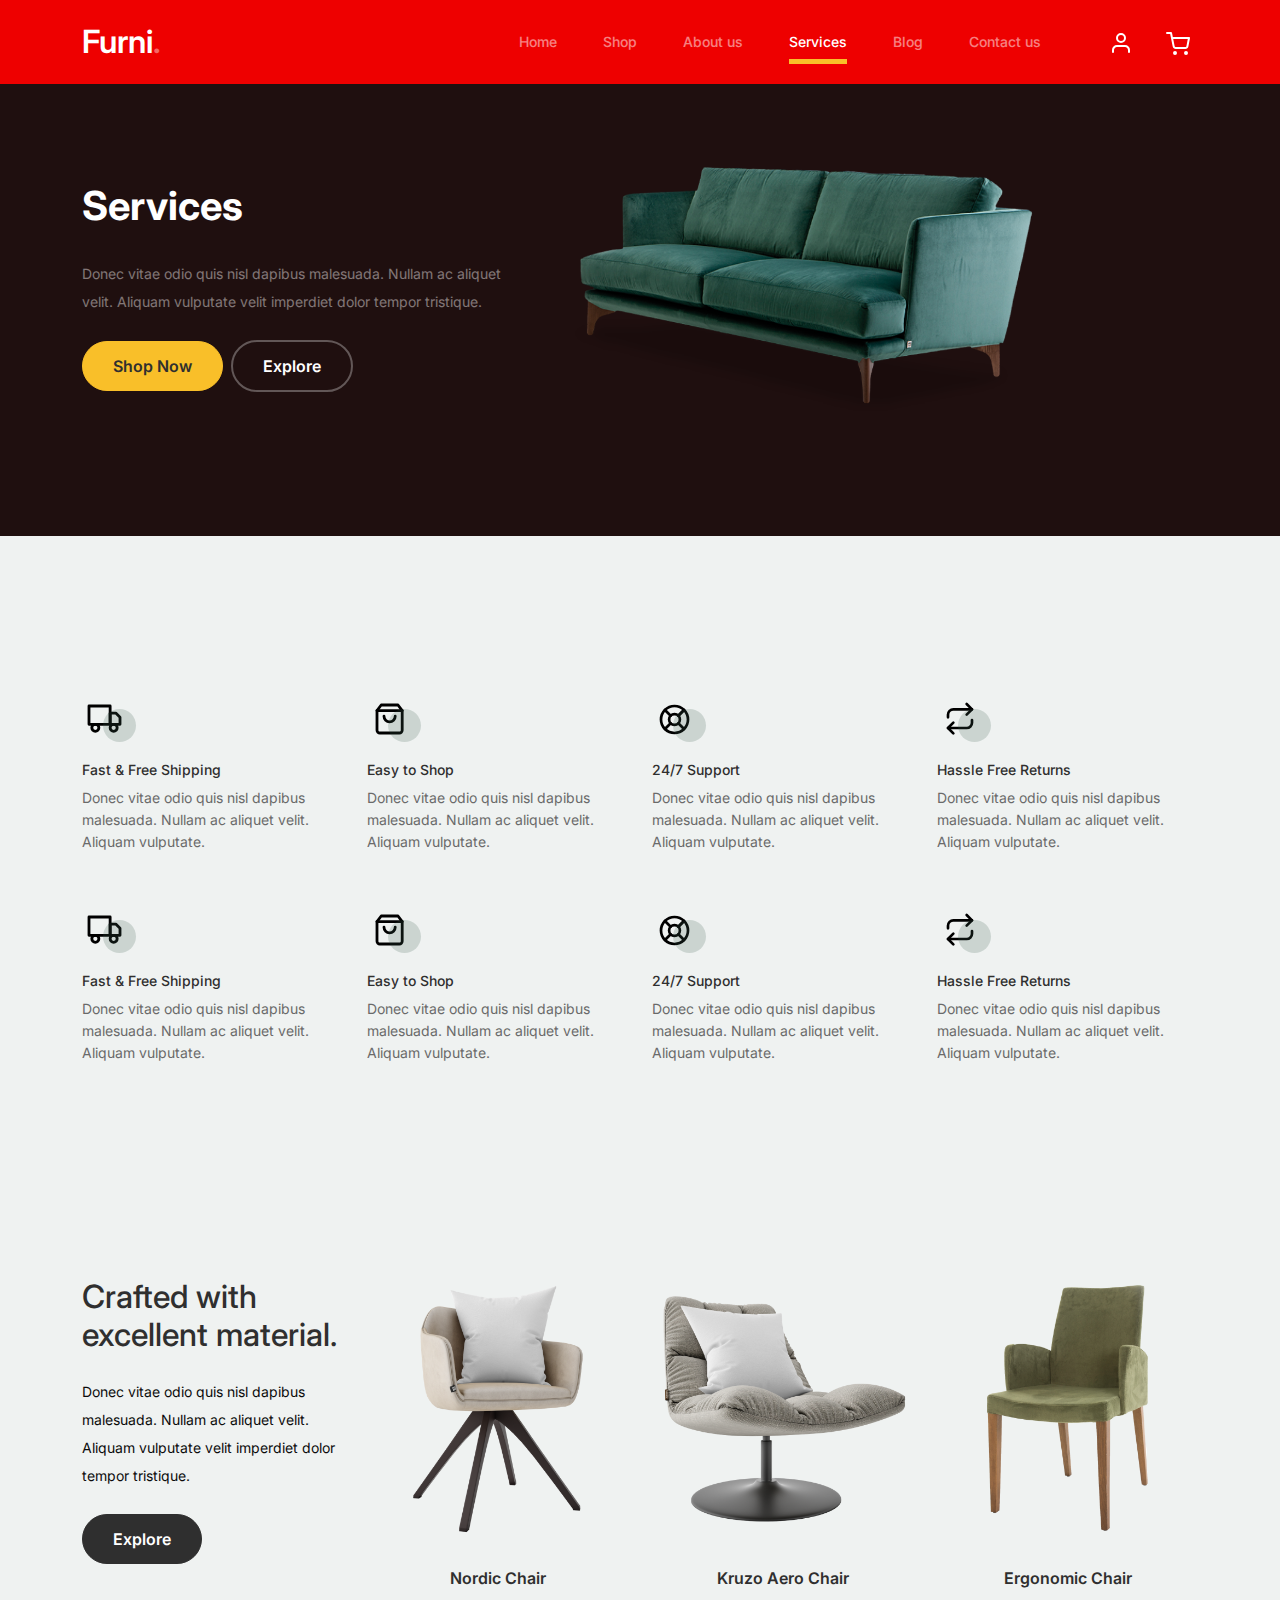
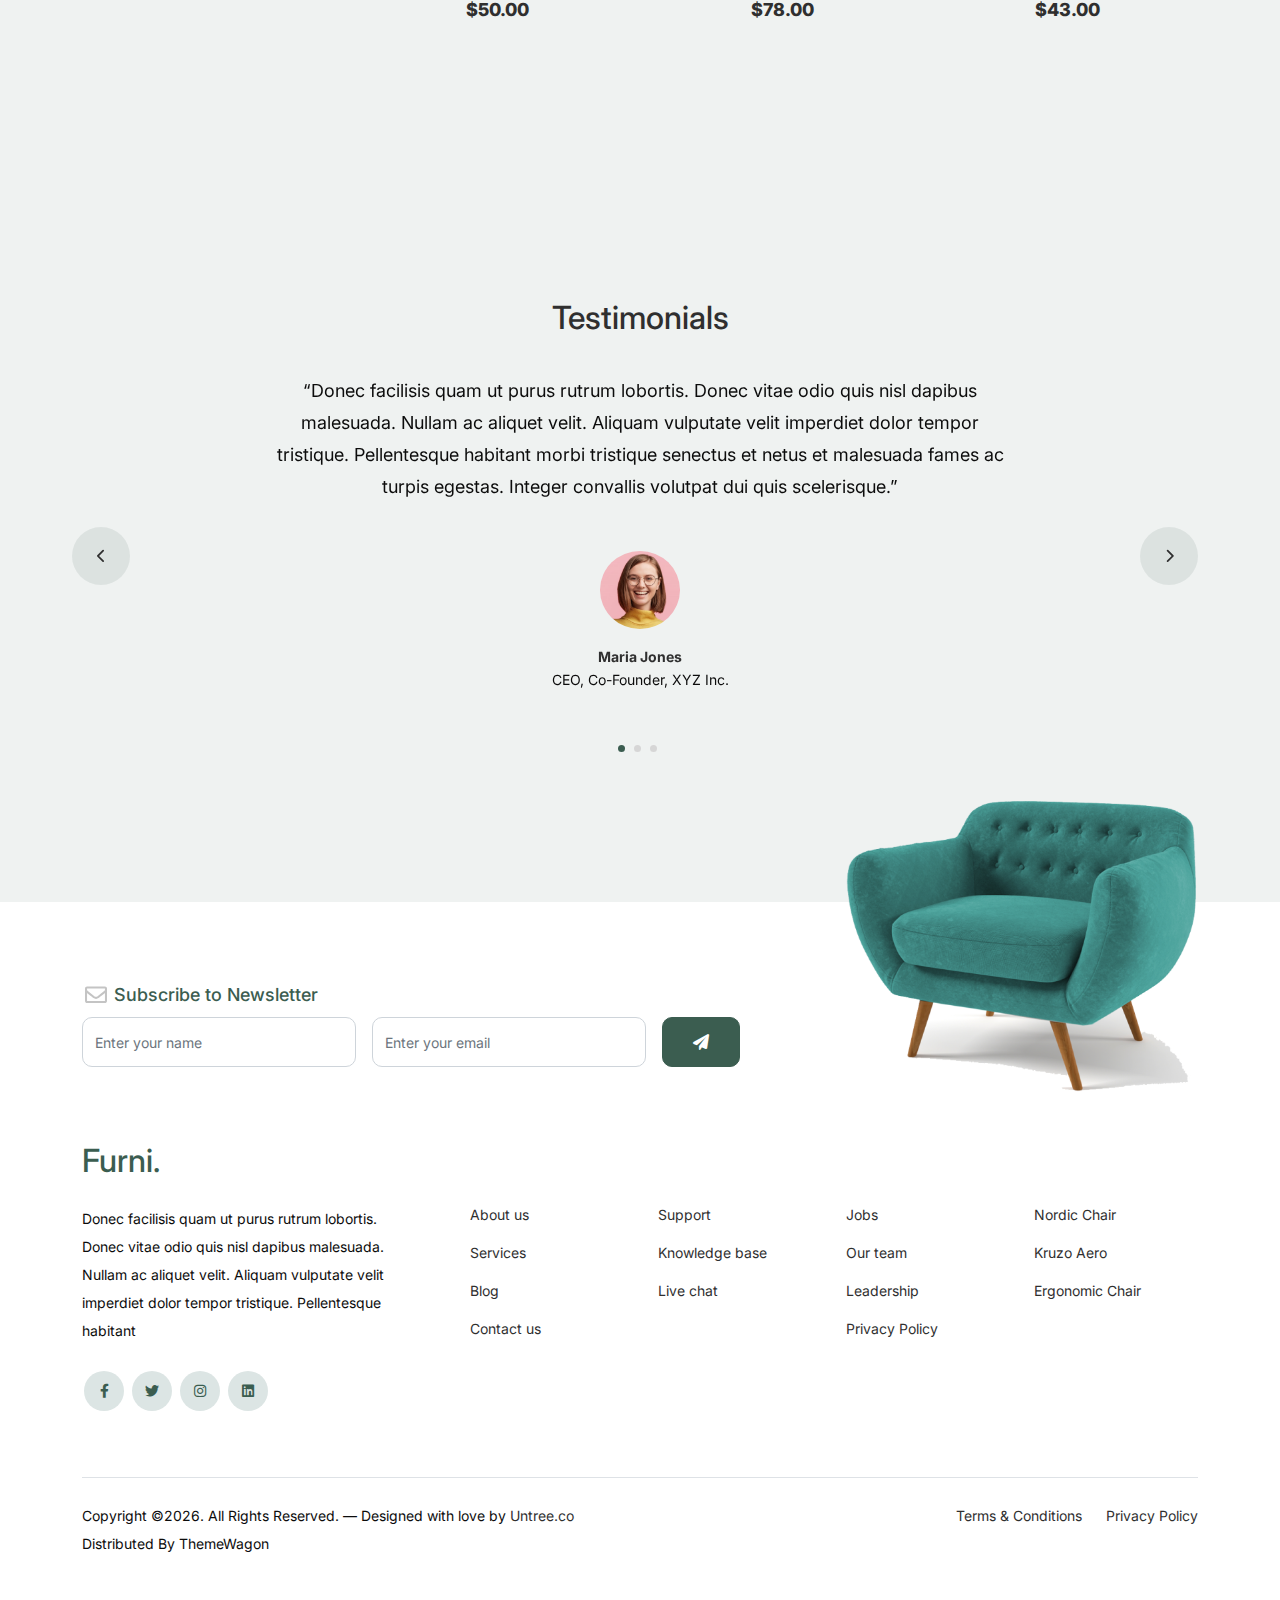
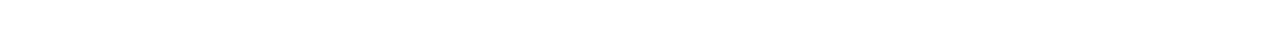
<file: services.html>
<!-- /*
* Bootstrap 5
* Template Name: Furni
* Template Author: Untree.co
* Template URI: https://untree.co/
* License: https://creativecommons.org/licenses/by/3.0/
*/ -->
<!doctype html>
<html lang="en">
<head>
  <meta charset="utf-8">
  <meta name="viewport" content="width=device-width, initial-scale=1, shrink-to-fit=no">
  <meta name="author" content="Untree.co">
  <link rel="shortcut icon" href="favicon.png">

  <meta name="description" content="" />
  <meta name="keywords" content="bootstrap, bootstrap4" />

		<!-- Bootstrap CSS -->
		<link href="css/bootstrap.min.css" rel="stylesheet">
		<link href="https://cdnjs.cloudflare.com/ajax/libs/font-awesome/6.0.0-beta3/css/all.min.css" rel="stylesheet">
		<link href="css/tiny-slider.css" rel="stylesheet">
		<link href="css/style.css" rel="stylesheet">
		<title>Furni Free Bootstrap 5 Template for Furniture and Interior Design Websites by Untree.co </title>
	</head>

	<body>

		<!-- Start Header/Navigation -->
		<nav class="custom-navbar navbar navbar navbar-expand-md navbar-dark bg-dark" arial-label="Furni navigation bar">

			<div class="container">
				<a class="navbar-brand" href="index.html">Furni<span>.</span></a>

				<button class="navbar-toggler" type="button" data-bs-toggle="collapse" data-bs-target="#navbarsFurni" aria-controls="navbarsFurni" aria-expanded="false" aria-label="Toggle navigation">
					<span class="navbar-toggler-icon"></span>
				</button>

				<div class="collapse navbar-collapse" id="navbarsFurni">
					<ul class="custom-navbar-nav navbar-nav ms-auto mb-2 mb-md-0">
						<li class="nav-item">
							<a class="nav-link" href="index.html">Home</a>
						</li>
						<li><a class="nav-link" href="shop.html">Shop</a></li>
						<li><a class="nav-link" href="about.html">About us</a></li>
						<li class="active"><a class="nav-link" href="services.html">Services</a></li>
						<li><a class="nav-link" href="blog.html">Blog</a></li>
						<li><a class="nav-link" href="contact.html">Contact us</a></li>
					</ul>

					<ul class="custom-navbar-cta navbar-nav mb-2 mb-md-0 ms-5">
						<li><a class="nav-link" href="#"><img src="images/user.svg"></a></li>
						<li><a class="nav-link" href="cart.html"><img src="images/cart.svg"></a></li>
					</ul>
				</div>
			</div>
				
		</nav>
		<!-- End Header/Navigation -->

		<!-- Start Hero Section -->
			<div class="hero">
				<div class="container">
					<div class="row justify-content-between">
						<div class="col-lg-5">
							<div class="intro-excerpt">
								<h1>Services</h1>
								<p class="mb-4">Donec vitae odio quis nisl dapibus malesuada. Nullam ac aliquet velit. Aliquam vulputate velit imperdiet dolor tempor tristique.</p>
								<p><a href="" class="btn btn-secondary me-2">Shop Now</a><a href="#" class="btn btn-white-outline">Explore</a></p>
							</div>
						</div>
						<div class="col-lg-7">
							<div class="hero-img-wrap">
								<img src="images/couch.png" class="img-fluid">
							</div>
						</div>
					</div>
				</div>
			</div>
		<!-- End Hero Section -->

		

		<!-- Start Why Choose Us Section -->
		<div class="why-choose-section">
			<div class="container">
				
				
				<div class="row my-5">
					<div class="col-6 col-md-6 col-lg-3 mb-4">
						<div class="feature">
							<div class="icon">
								<img src="images/truck.svg" alt="Image" class="imf-fluid">
							</div>
							<h3>Fast &amp; Free Shipping</h3>
							<p>Donec vitae odio quis nisl dapibus malesuada. Nullam ac aliquet velit. Aliquam vulputate.</p>
						</div>
					</div>

					<div class="col-6 col-md-6 col-lg-3 mb-4">
						<div class="feature">
							<div class="icon">
								<img src="images/bag.svg" alt="Image" class="imf-fluid">
							</div>
							<h3>Easy to Shop</h3>
							<p>Donec vitae odio quis nisl dapibus malesuada. Nullam ac aliquet velit. Aliquam vulputate.</p>
						</div>
					</div>

					<div class="col-6 col-md-6 col-lg-3 mb-4">
						<div class="feature">
							<div class="icon">
								<img src="images/support.svg" alt="Image" class="imf-fluid">
							</div>
							<h3>24/7 Support</h3>
							<p>Donec vitae odio quis nisl dapibus malesuada. Nullam ac aliquet velit. Aliquam vulputate.</p>
						</div>
					</div>

					<div class="col-6 col-md-6 col-lg-3 mb-4">
						<div class="feature">
							<div class="icon">
								<img src="images/return.svg" alt="Image" class="imf-fluid">
							</div>
							<h3>Hassle Free Returns</h3>
							<p>Donec vitae odio quis nisl dapibus malesuada. Nullam ac aliquet velit. Aliquam vulputate.</p>
						</div>
					</div>

					<div class="col-6 col-md-6 col-lg-3 mb-4">
						<div class="feature">
							<div class="icon">
								<img src="images/truck.svg" alt="Image" class="imf-fluid">
							</div>
							<h3>Fast &amp; Free Shipping</h3>
							<p>Donec vitae odio quis nisl dapibus malesuada. Nullam ac aliquet velit. Aliquam vulputate.</p>
						</div>
					</div>

					<div class="col-6 col-md-6 col-lg-3 mb-4">
						<div class="feature">
							<div class="icon">
								<img src="images/bag.svg" alt="Image" class="imf-fluid">
							</div>
							<h3>Easy to Shop</h3>
							<p>Donec vitae odio quis nisl dapibus malesuada. Nullam ac aliquet velit. Aliquam vulputate.</p>
						</div>
					</div>

					<div class="col-6 col-md-6 col-lg-3 mb-4">
						<div class="feature">
							<div class="icon">
								<img src="images/support.svg" alt="Image" class="imf-fluid">
							</div>
							<h3>24/7 Support</h3>
							<p>Donec vitae odio quis nisl dapibus malesuada. Nullam ac aliquet velit. Aliquam vulputate.</p>
						</div>
					</div>

					<div class="col-6 col-md-6 col-lg-3 mb-4">
						<div class="feature">
							<div class="icon">
								<img src="images/return.svg" alt="Image" class="imf-fluid">
							</div>
							<h3>Hassle Free Returns</h3>
							<p>Donec vitae odio quis nisl dapibus malesuada. Nullam ac aliquet velit. Aliquam vulputate.</p>
						</div>
					</div>

				</div>
			
			</div>
		</div>
		<!-- End Why Choose Us Section -->

		<!-- Start Product Section -->
		<div class="product-section pt-0">
			<div class="container">
				<div class="row">

					<!-- Start Column 1 -->
					<div class="col-md-12 col-lg-3 mb-5 mb-lg-0">
						<h2 class="mb-4 section-title">Crafted with excellent material.</h2>
						<p class="mb-4">Donec vitae odio quis nisl dapibus malesuada. Nullam ac aliquet velit. Aliquam vulputate velit imperdiet dolor tempor tristique. </p>
						<p><a href="#" class="btn">Explore</a></p>
					</div> 
					<!-- End Column 1 -->

					<!-- Start Column 2 -->
					<div class="col-12 col-md-4 col-lg-3 mb-5 mb-md-0">
						<a class="product-item" href="#">
							<img src="images/product-1.png" class="img-fluid product-thumbnail">
							<h3 class="product-title">Nordic Chair</h3>
							<strong class="product-price">$50.00</strong>

							<span class="icon-cross">
								<img src="images/cross.svg" class="img-fluid">
							</span>
						</a>
					</div> 
					<!-- End Column 2 -->

					<!-- Start Column 3 -->
					<div class="col-12 col-md-4 col-lg-3 mb-5 mb-md-0">
						<a class="product-item" href="#">
							<img src="images/product-2.png" class="img-fluid product-thumbnail">
							<h3 class="product-title">Kruzo Aero Chair</h3>
							<strong class="product-price">$78.00</strong>

							<span class="icon-cross">
								<img src="images/cross.svg" class="img-fluid">
							</span>
						</a>
					</div>
					<!-- End Column 3 -->

					<!-- Start Column 4 -->
					<div class="col-12 col-md-4 col-lg-3 mb-5 mb-md-0">
						<a class="product-item" href="#">
							<img src="images/product-3.png" class="img-fluid product-thumbnail">
							<h3 class="product-title">Ergonomic Chair</h3>
							<strong class="product-price">$43.00</strong>

							<span class="icon-cross">
								<img src="images/cross.svg" class="img-fluid">
							</span>
						</a>
					</div>
					<!-- End Column 4 -->

				</div>
			</div>
		</div>
		<!-- End Product Section -->

		

		<!-- Start Testimonial Slider -->
		<div class="testimonial-section before-footer-section">
			<div class="container">
				<div class="row">
					<div class="col-lg-7 mx-auto text-center">
						<h2 class="section-title">Testimonials</h2>
					</div>
				</div>

				<div class="row justify-content-center">
					<div class="col-lg-12">
						<div class="testimonial-slider-wrap text-center">

							<div id="testimonial-nav">
								<span class="prev" data-controls="prev"><span class="fa fa-chevron-left"></span></span>
								<span class="next" data-controls="next"><span class="fa fa-chevron-right"></span></span>
							</div>

							<div class="testimonial-slider">
								
								<div class="item">
									<div class="row justify-content-center">
										<div class="col-lg-8 mx-auto">

											<div class="testimonial-block text-center">
												<blockquote class="mb-5">
													<p>&ldquo;Donec facilisis quam ut purus rutrum lobortis. Donec vitae odio quis nisl dapibus malesuada. Nullam ac aliquet velit. Aliquam vulputate velit imperdiet dolor tempor tristique. Pellentesque habitant morbi tristique senectus et netus et malesuada fames ac turpis egestas. Integer convallis volutpat dui quis scelerisque.&rdquo;</p>
												</blockquote>

												<div class="author-info">
													<div class="author-pic">
														<img src="images/person-1.png" alt="Maria Jones" class="img-fluid">
													</div>
													<h3 class="font-weight-bold">Maria Jones</h3>
													<span class="position d-block mb-3">CEO, Co-Founder, XYZ Inc.</span>
												</div>
											</div>

										</div>
									</div>
								</div> 
								<!-- END item -->

								<div class="item">
									<div class="row justify-content-center">
										<div class="col-lg-8 mx-auto">

											<div class="testimonial-block text-center">
												<blockquote class="mb-5">
													<p>&ldquo;Donec facilisis quam ut purus rutrum lobortis. Donec vitae odio quis nisl dapibus malesuada. Nullam ac aliquet velit. Aliquam vulputate velit imperdiet dolor tempor tristique. Pellentesque habitant morbi tristique senectus et netus et malesuada fames ac turpis egestas. Integer convallis volutpat dui quis scelerisque.&rdquo;</p>
												</blockquote>

												<div class="author-info">
													<div class="author-pic">
														<img src="images/person-1.png" alt="Maria Jones" class="img-fluid">
													</div>
													<h3 class="font-weight-bold">Maria Jones</h3>
													<span class="position d-block mb-3">CEO, Co-Founder, XYZ Inc.</span>
												</div>
											</div>

										</div>
									</div>
								</div> 
								<!-- END item -->

								<div class="item">
									<div class="row justify-content-center">
										<div class="col-lg-8 mx-auto">

											<div class="testimonial-block text-center">
												<blockquote class="mb-5">
													<p>&ldquo;Donec facilisis quam ut purus rutrum lobortis. Donec vitae odio quis nisl dapibus malesuada. Nullam ac aliquet velit. Aliquam vulputate velit imperdiet dolor tempor tristique. Pellentesque habitant morbi tristique senectus et netus et malesuada fames ac turpis egestas. Integer convallis volutpat dui quis scelerisque.&rdquo;</p>
												</blockquote>

												<div class="author-info">
													<div class="author-pic">
														<img src="images/person-1.png" alt="Maria Jones" class="img-fluid">
													</div>
													<h3 class="font-weight-bold">Maria Jones</h3>
													<span class="position d-block mb-3">CEO, Co-Founder, XYZ Inc.</span>
												</div>
											</div>

										</div>
									</div>
								</div> 
								<!-- END item -->

							</div>

						</div>
					</div>
				</div>
			</div>
		</div>
		<!-- End Testimonial Slider -->

		

		<!-- Start Footer Section -->
		<footer class="footer-section">
			<div class="container relative">

				<div class="sofa-img">
					<img src="images/sofa.png" alt="Image" class="img-fluid">
				</div>

				<div class="row">
					<div class="col-lg-8">
						<div class="subscription-form">
							<h3 class="d-flex align-items-center"><span class="me-1"><img src="images/envelope-outline.svg" alt="Image" class="img-fluid"></span><span>Subscribe to Newsletter</span></h3>

							<form action="#" class="row g-3">
								<div class="col-auto">
									<input type="text" class="form-control" placeholder="Enter your name">
								</div>
								<div class="col-auto">
									<input type="email" class="form-control" placeholder="Enter your email">
								</div>
								<div class="col-auto">
									<button class="btn btn-primary">
										<span class="fa fa-paper-plane"></span>
									</button>
								</div>
							</form>

						</div>
					</div>
				</div>

				<div class="row g-5 mb-5">
					<div class="col-lg-4">
						<div class="mb-4 footer-logo-wrap"><a href="#" class="footer-logo">Furni<span>.</span></a></div>
						<p class="mb-4">Donec facilisis quam ut purus rutrum lobortis. Donec vitae odio quis nisl dapibus malesuada. Nullam ac aliquet velit. Aliquam vulputate velit imperdiet dolor tempor tristique. Pellentesque habitant</p>

						<ul class="list-unstyled custom-social">
							<li><a href="#"><span class="fa fa-brands fa-facebook-f"></span></a></li>
							<li><a href="#"><span class="fa fa-brands fa-twitter"></span></a></li>
							<li><a href="#"><span class="fa fa-brands fa-instagram"></span></a></li>
							<li><a href="#"><span class="fa fa-brands fa-linkedin"></span></a></li>
						</ul>
					</div>

					<div class="col-lg-8">
						<div class="row links-wrap">
							<div class="col-6 col-sm-6 col-md-3">
								<ul class="list-unstyled">
									<li><a href="#">About us</a></li>
									<li><a href="#">Services</a></li>
									<li><a href="#">Blog</a></li>
									<li><a href="#">Contact us</a></li>
								</ul>
							</div>

							<div class="col-6 col-sm-6 col-md-3">
								<ul class="list-unstyled">
									<li><a href="#">Support</a></li>
									<li><a href="#">Knowledge base</a></li>
									<li><a href="#">Live chat</a></li>
								</ul>
							</div>

							<div class="col-6 col-sm-6 col-md-3">
								<ul class="list-unstyled">
									<li><a href="#">Jobs</a></li>
									<li><a href="#">Our team</a></li>
									<li><a href="#">Leadership</a></li>
									<li><a href="#">Privacy Policy</a></li>
								</ul>
							</div>

							<div class="col-6 col-sm-6 col-md-3">
								<ul class="list-unstyled">
									<li><a href="#">Nordic Chair</a></li>
									<li><a href="#">Kruzo Aero</a></li>
									<li><a href="#">Ergonomic Chair</a></li>
								</ul>
							</div>
						</div>
					</div>

				</div>

				<div class="border-top copyright">
					<div class="row pt-4">
						<div class="col-lg-6">
							<p class="mb-2 text-center text-lg-start">Copyright &copy;<script>document.write(new Date().getFullYear());</script>. All Rights Reserved. &mdash; Designed with love by <a href="https://untree.co">Untree.co</a> Distributed By <a hreff="https://themewagon.com">ThemeWagon</a> <!-- License information: https://untree.co/license/ -->
            </p>
						</div>

						<div class="col-lg-6 text-center text-lg-end">
							<ul class="list-unstyled d-inline-flex ms-auto">
								<li class="me-4"><a href="#">Terms &amp; Conditions</a></li>
								<li><a href="#">Privacy Policy</a></li>
							</ul>
						</div>

					</div>
				</div>

			</div>
		</footer>
		<!-- End Footer Section -->	


		<script src="js/bootstrap.bundle.min.js"></script>
		<script src="js/tiny-slider.js"></script>
		<script src="js/custom.js"></script>
	</body>

</html>
</file>
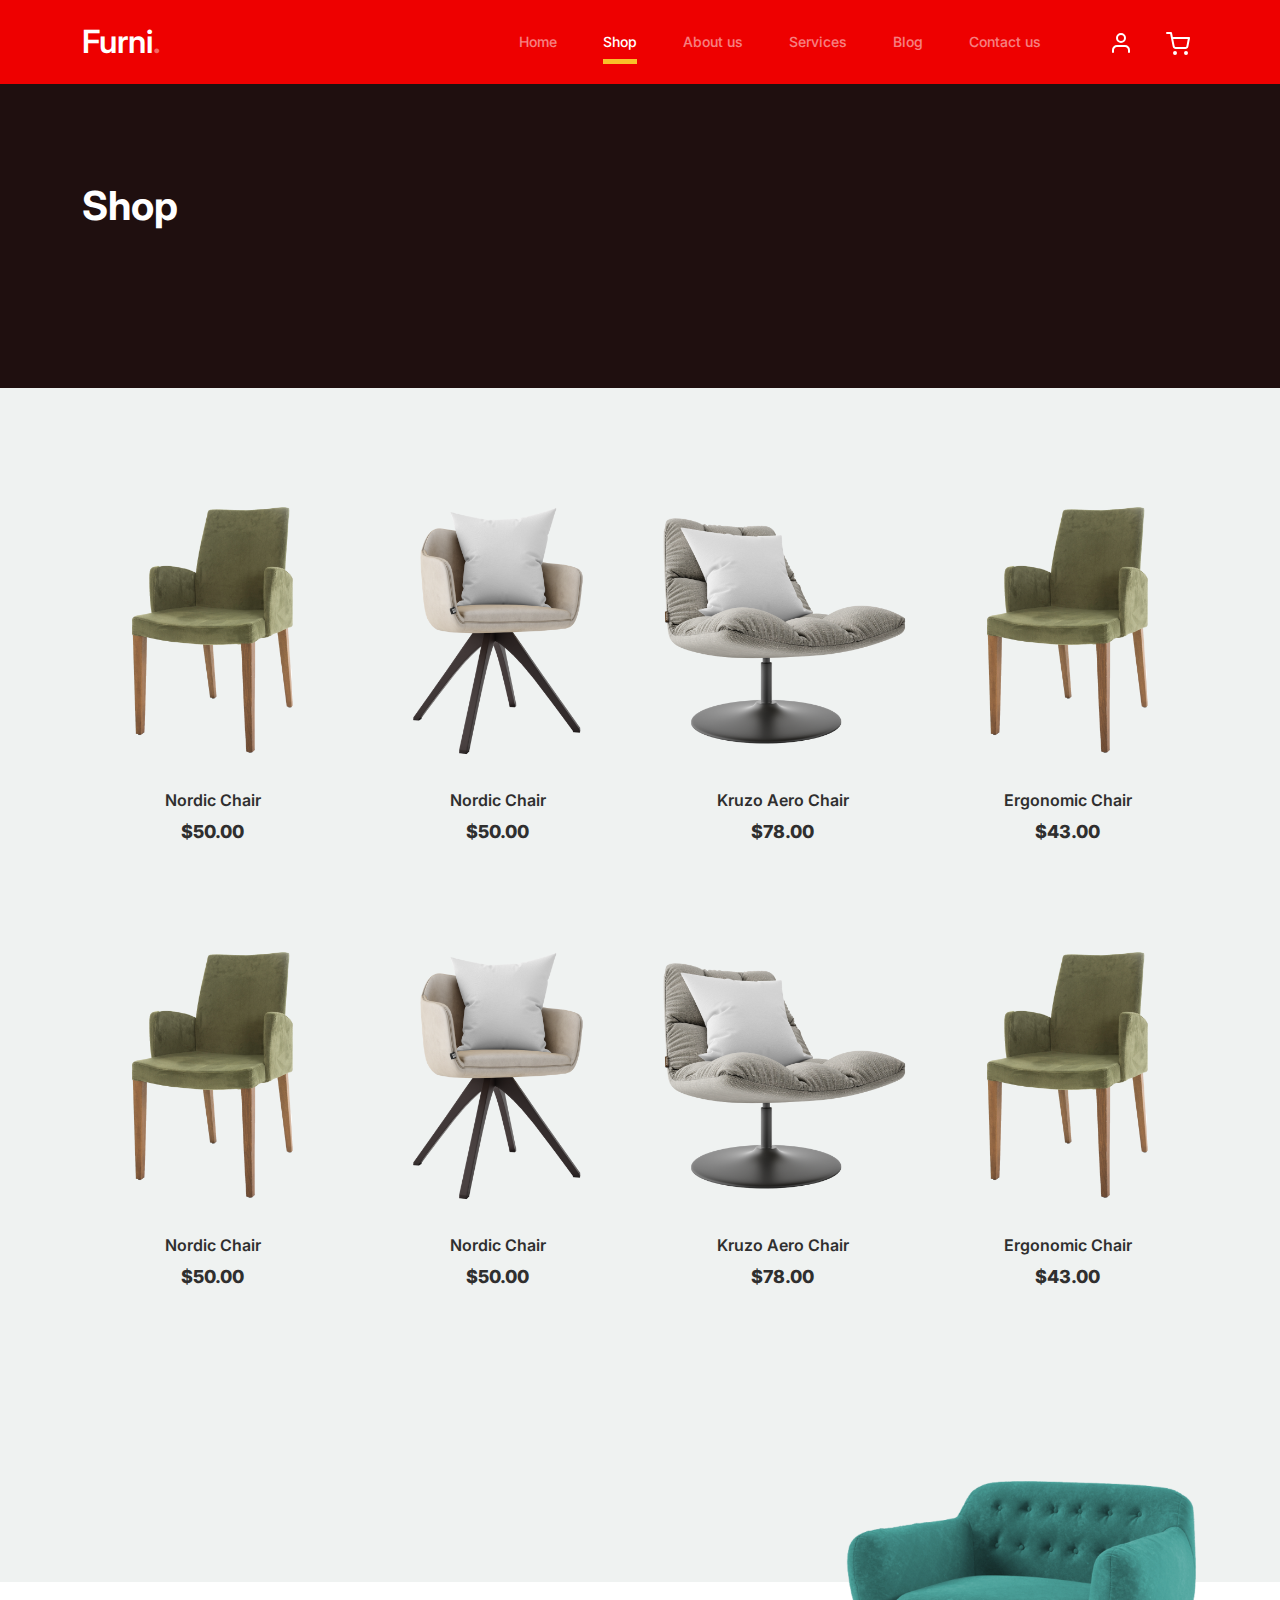
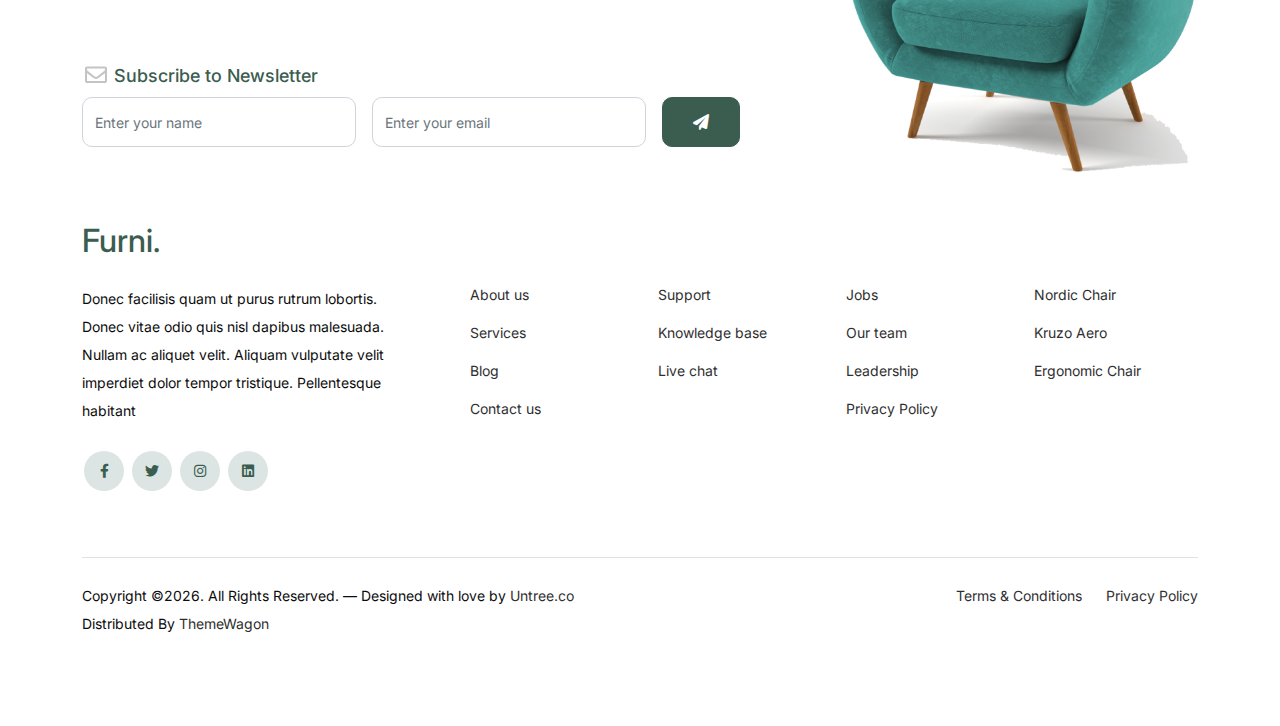
<file: shop.html>
<!-- /*
* Bootstrap 5
* Template Name: Furni
* Template Author: Untree.co
* Template URI: https://untree.co/
* License: https://creativecommons.org/licenses/by/3.0/
*/ -->
<!doctype html>
<html lang="en">
<head>
  <meta charset="utf-8">
  <meta name="viewport" content="width=device-width, initial-scale=1, shrink-to-fit=no">
  <meta name="author" content="Untree.co">
  <link rel="shortcut icon" href="favicon.png">

  <meta name="description" content="" />
  <meta name="keywords" content="bootstrap, bootstrap4" />

		<!-- Bootstrap CSS -->
		<link href="css/bootstrap.min.css" rel="stylesheet">
		<link href="https://cdnjs.cloudflare.com/ajax/libs/font-awesome/6.0.0-beta3/css/all.min.css" rel="stylesheet">
		<link href="css/tiny-slider.css" rel="stylesheet">
		<link href="css/style.css" rel="stylesheet">
		<title>Furni Free Bootstrap 5 Template for Furniture and Interior Design Websites by Untree.co </title>
	</head>

	<body>

		<!-- Start Header/Navigation -->
		<nav class="custom-navbar navbar navbar navbar-expand-md navbar-dark bg-dark" arial-label="Furni navigation bar">

			<div class="container">
				<a class="navbar-brand" href="index.html">Furni<span>.</span></a>

				<button class="navbar-toggler" type="button" data-bs-toggle="collapse" data-bs-target="#navbarsFurni" aria-controls="navbarsFurni" aria-expanded="false" aria-label="Toggle navigation">
					<span class="navbar-toggler-icon"></span>
				</button>

				<div class="collapse navbar-collapse" id="navbarsFurni">
					<ul class="custom-navbar-nav navbar-nav ms-auto mb-2 mb-md-0">
						<li class="nav-item ">
							<a class="nav-link" href="index.html">Home</a>
						</li>
						<li class="active"><a class="nav-link" href="shop.html">Shop</a></li>
						<li><a class="nav-link" href="about.html">About us</a></li>
						<li><a class="nav-link" href="services.html">Services</a></li>
						<li><a class="nav-link" href="blog.html">Blog</a></li>
						<li><a class="nav-link" href="contact.html">Contact us</a></li>
					</ul>

					<ul class="custom-navbar-cta navbar-nav mb-2 mb-md-0 ms-5">
						<li><a class="nav-link" href="#"><img src="images/user.svg"></a></li>
						<li><a class="nav-link" href="cart.html"><img src="images/cart.svg"></a></li>
					</ul>
				</div>
			</div>
				
		</nav>
		<!-- End Header/Navigation -->

		<!-- Start Hero Section -->
			<div class="hero">
				<div class="container">
					<div class="row justify-content-between">
						<div class="col-lg-5">
							<div class="intro-excerpt">
								<h1>Shop</h1>
							</div>
						</div>
						<div class="col-lg-7">
							
						</div>
					</div>
				</div>
			</div>
		<!-- End Hero Section -->

		

		<div class="untree_co-section product-section before-footer-section">
		    <div class="container">
		      	<div class="row">

		      		<!-- Start Column 1 -->
					<div class="col-12 col-md-4 col-lg-3 mb-5">
						<a class="product-item" href="#">
							<img src="images/product-3.png" class="img-fluid product-thumbnail">
							<h3 class="product-title">Nordic Chair</h3>
							<strong class="product-price">$50.00</strong>

							<span class="icon-cross">
								<img src="images/cross.svg" class="img-fluid">
							</span>
						</a>
					</div> 
					<!-- End Column 1 -->
						
					<!-- Start Column 2 -->
					<div class="col-12 col-md-4 col-lg-3 mb-5">
						<a class="product-item" href="#">
							<img src="images/product-1.png" class="img-fluid product-thumbnail">
							<h3 class="product-title">Nordic Chair</h3>
							<strong class="product-price">$50.00</strong>

							<span class="icon-cross">
								<img src="images/cross.svg" class="img-fluid">
							</span>
						</a>
					</div> 
					<!-- End Column 2 -->

					<!-- Start Column 3 -->
					<div class="col-12 col-md-4 col-lg-3 mb-5">
						<a class="product-item" href="#">
							<img src="images/product-2.png" class="img-fluid product-thumbnail">
							<h3 class="product-title">Kruzo Aero Chair</h3>
							<strong class="product-price">$78.00</strong>

							<span class="icon-cross">
								<img src="images/cross.svg" class="img-fluid">
							</span>
						</a>
					</div>
					<!-- End Column 3 -->

					<!-- Start Column 4 -->
					<div class="col-12 col-md-4 col-lg-3 mb-5">
						<a class="product-item" href="#">
							<img src="images/product-3.png" class="img-fluid product-thumbnail">
							<h3 class="product-title">Ergonomic Chair</h3>
							<strong class="product-price">$43.00</strong>

							<span class="icon-cross">
								<img src="images/cross.svg" class="img-fluid">
							</span>
						</a>
					</div>
					<!-- End Column 4 -->


					<!-- Start Column 1 -->
					<div class="col-12 col-md-4 col-lg-3 mb-5">
						<a class="product-item" href="#">
							<img src="images/product-3.png" class="img-fluid product-thumbnail">
							<h3 class="product-title">Nordic Chair</h3>
							<strong class="product-price">$50.00</strong>

							<span class="icon-cross">
								<img src="images/cross.svg" class="img-fluid">
							</span>
						</a>
					</div> 
					<!-- End Column 1 -->
						
					<!-- Start Column 2 -->
					<div class="col-12 col-md-4 col-lg-3 mb-5">
						<a class="product-item" href="#">
							<img src="images/product-1.png" class="img-fluid product-thumbnail">
							<h3 class="product-title">Nordic Chair</h3>
							<strong class="product-price">$50.00</strong>

							<span class="icon-cross">
								<img src="images/cross.svg" class="img-fluid">
							</span>
						</a>
					</div> 
					<!-- End Column 2 -->

					<!-- Start Column 3 -->
					<div class="col-12 col-md-4 col-lg-3 mb-5">
						<a class="product-item" href="#">
							<img src="images/product-2.png" class="img-fluid product-thumbnail">
							<h3 class="product-title">Kruzo Aero Chair</h3>
							<strong class="product-price">$78.00</strong>

							<span class="icon-cross">
								<img src="images/cross.svg" class="img-fluid">
							</span>
						</a>
					</div>
					<!-- End Column 3 -->

					<!-- Start Column 4 -->
					<div class="col-12 col-md-4 col-lg-3 mb-5">
						<a class="product-item" href="#">
							<img src="images/product-3.png" class="img-fluid product-thumbnail">
							<h3 class="product-title">Ergonomic Chair</h3>
							<strong class="product-price">$43.00</strong>

							<span class="icon-cross">
								<img src="images/cross.svg" class="img-fluid">
							</span>
						</a>
					</div>
					<!-- End Column 4 -->

		      	</div>
		    </div>
		</div>


		<!-- Start Footer Section -->
		<footer class="footer-section">
			<div class="container relative">

				<div class="sofa-img">
					<img src="images/sofa.png" alt="Image" class="img-fluid">
				</div>

				<div class="row">
					<div class="col-lg-8">
						<div class="subscription-form">
							<h3 class="d-flex align-items-center"><span class="me-1"><img src="images/envelope-outline.svg" alt="Image" class="img-fluid"></span><span>Subscribe to Newsletter</span></h3>

							<form action="#" class="row g-3">
								<div class="col-auto">
									<input type="text" class="form-control" placeholder="Enter your name">
								</div>
								<div class="col-auto">
									<input type="email" class="form-control" placeholder="Enter your email">
								</div>
								<div class="col-auto">
									<button class="btn btn-primary">
										<span class="fa fa-paper-plane"></span>
									</button>
								</div>
							</form>

						</div>
					</div>
				</div>

				<div class="row g-5 mb-5">
					<div class="col-lg-4">
						<div class="mb-4 footer-logo-wrap"><a href="#" class="footer-logo">Furni<span>.</span></a></div>
						<p class="mb-4">Donec facilisis quam ut purus rutrum lobortis. Donec vitae odio quis nisl dapibus malesuada. Nullam ac aliquet velit. Aliquam vulputate velit imperdiet dolor tempor tristique. Pellentesque habitant</p>

						<ul class="list-unstyled custom-social">
							<li><a href="#"><span class="fa fa-brands fa-facebook-f"></span></a></li>
							<li><a href="#"><span class="fa fa-brands fa-twitter"></span></a></li>
							<li><a href="#"><span class="fa fa-brands fa-instagram"></span></a></li>
							<li><a href="#"><span class="fa fa-brands fa-linkedin"></span></a></li>
						</ul>
					</div>

					<div class="col-lg-8">
						<div class="row links-wrap">
							<div class="col-6 col-sm-6 col-md-3">
								<ul class="list-unstyled">
									<li><a href="#">About us</a></li>
									<li><a href="#">Services</a></li>
									<li><a href="#">Blog</a></li>
									<li><a href="#">Contact us</a></li>
								</ul>
							</div>

							<div class="col-6 col-sm-6 col-md-3">
								<ul class="list-unstyled">
									<li><a href="#">Support</a></li>
									<li><a href="#">Knowledge base</a></li>
									<li><a href="#">Live chat</a></li>
								</ul>
							</div>

							<div class="col-6 col-sm-6 col-md-3">
								<ul class="list-unstyled">
									<li><a href="#">Jobs</a></li>
									<li><a href="#">Our team</a></li>
									<li><a href="#">Leadership</a></li>
									<li><a href="#">Privacy Policy</a></li>
								</ul>
							</div>

							<div class="col-6 col-sm-6 col-md-3">
								<ul class="list-unstyled">
									<li><a href="#">Nordic Chair</a></li>
									<li><a href="#">Kruzo Aero</a></li>
									<li><a href="#">Ergonomic Chair</a></li>
								</ul>
							</div>
						</div>
					</div>

				</div>

				<div class="border-top copyright">
					<div class="row pt-4">
						<div class="col-lg-6">
							<p class="mb-2 text-center text-lg-start">Copyright &copy;<script>document.write(new Date().getFullYear());</script>. All Rights Reserved. &mdash; Designed with love by <a href="https://untree.co">Untree.co</a>  Distributed By <a href="https://themewagon.com">ThemeWagon</a> <!-- License information: https://untree.co/license/ -->
            </p>
						</div>

						<div class="col-lg-6 text-center text-lg-end">
							<ul class="list-unstyled d-inline-flex ms-auto">
								<li class="me-4"><a href="#">Terms &amp; Conditions</a></li>
								<li><a href="#">Privacy Policy</a></li>
							</ul>
						</div>

					</div>
				</div>

			</div>
		</footer>
		<!-- End Footer Section -->	


		<script src="js/bootstrap.bundle.min.js"></script>
		<script src="js/tiny-slider.js"></script>
		<script src="js/custom.js"></script>
	</body>

</html>
</file>
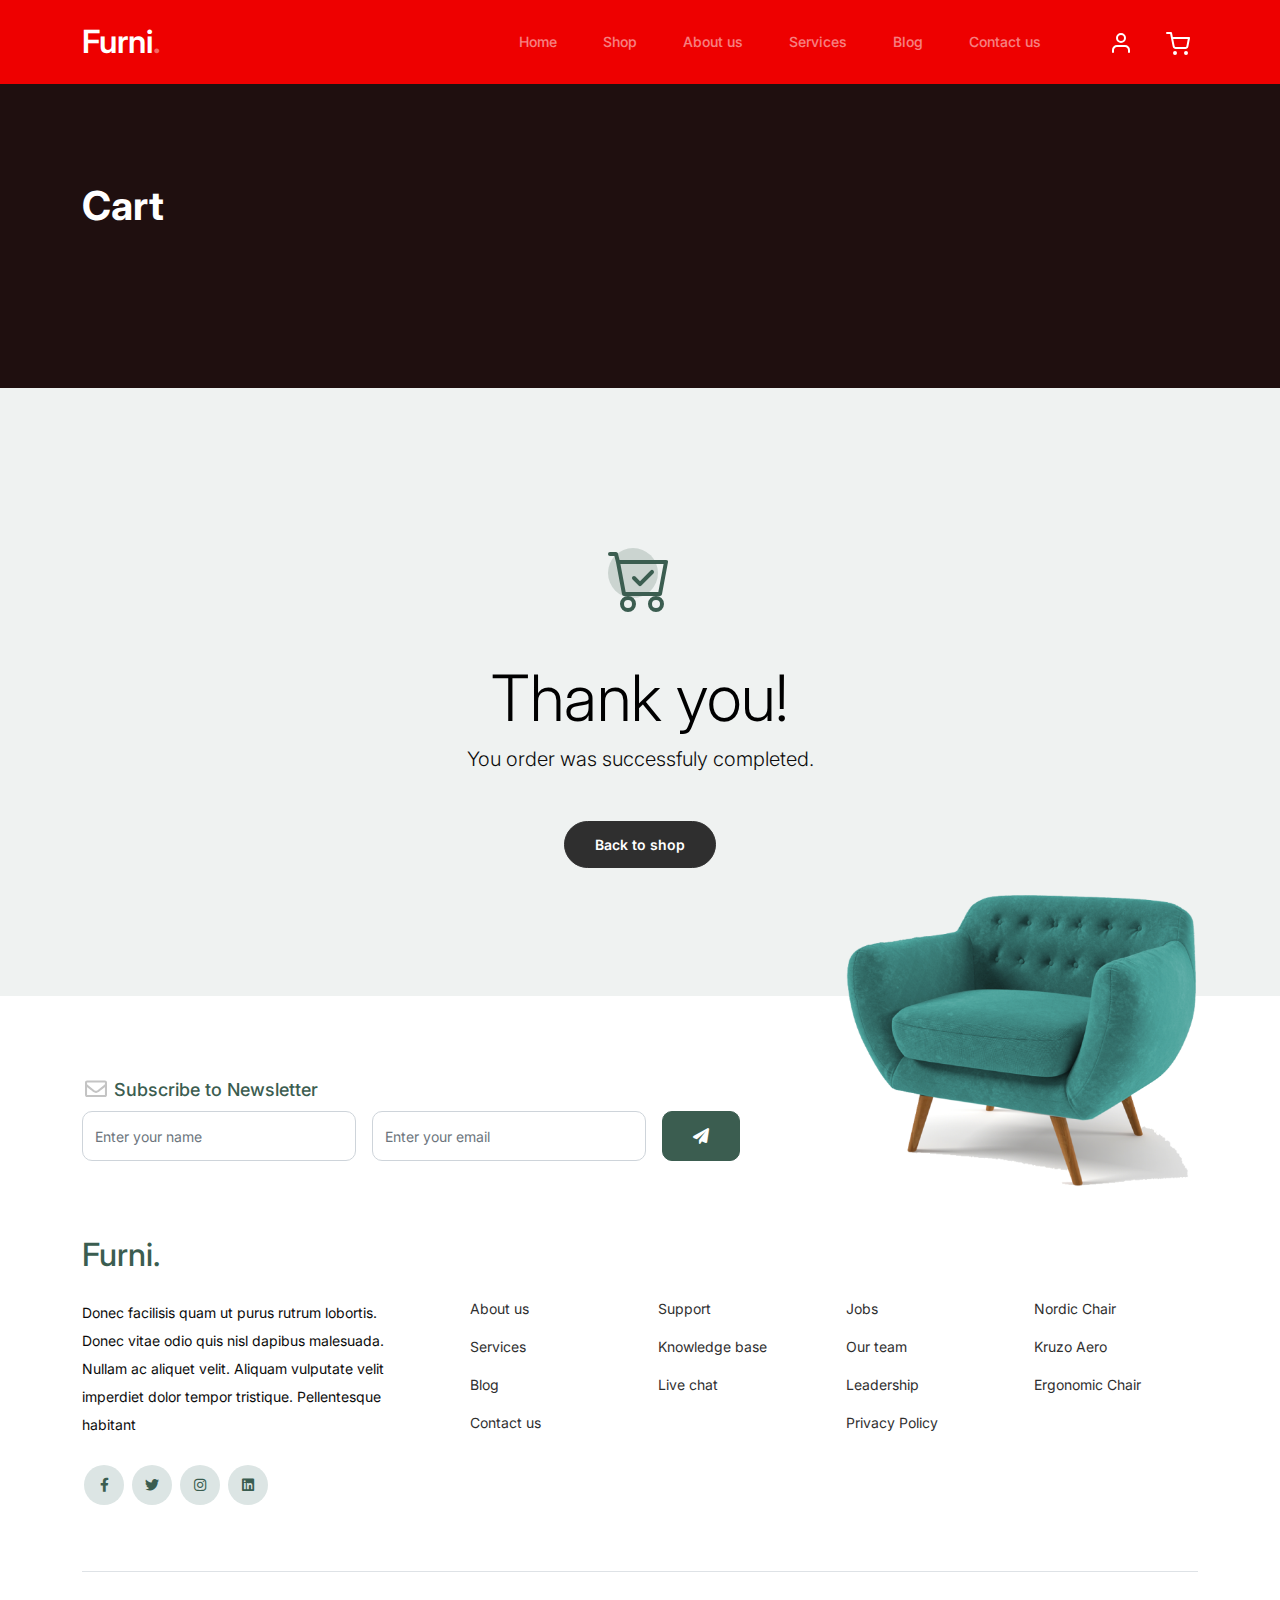
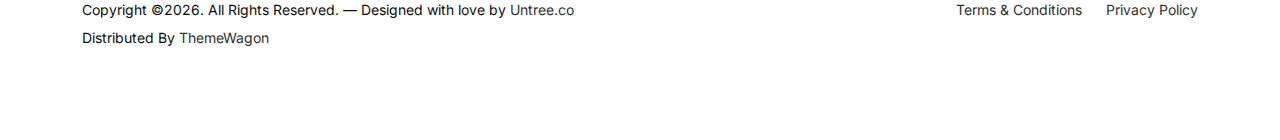
<file: thankyou.html>
<!-- /*
* Bootstrap 5
* Template Name: Furni
* Template Author: Untree.co
* Template URI: https://untree.co/
* License: https://creativecommons.org/licenses/by/3.0/
*/ -->
<!doctype html>
<html lang="en">
<head>
  <meta charset="utf-8">
  <meta name="viewport" content="width=device-width, initial-scale=1, shrink-to-fit=no">
  <meta name="author" content="Untree.co">
  <link rel="shortcut icon" href="favicon.png">

  <meta name="description" content="" />
  <meta name="keywords" content="bootstrap, bootstrap4" />

		<!-- Bootstrap CSS -->
		<link href="css/bootstrap.min.css" rel="stylesheet">
		<link href="https://cdnjs.cloudflare.com/ajax/libs/font-awesome/6.0.0-beta3/css/all.min.css" rel="stylesheet">
		<link href="css/tiny-slider.css" rel="stylesheet">
		<link href="css/style.css" rel="stylesheet">
		<title>Furni Free Bootstrap 5 Template for Furniture and Interior Design Websites by Untree.co </title>
	</head>

	<body>

		<!-- Start Header/Navigation -->
		<nav class="custom-navbar navbar navbar navbar-expand-md navbar-dark bg-dark" arial-label="Furni navigation bar">

			<div class="container">
				<a class="navbar-brand" href="index.html">Furni<span>.</span></a>

				<button class="navbar-toggler" type="button" data-bs-toggle="collapse" data-bs-target="#navbarsFurni" aria-controls="navbarsFurni" aria-expanded="false" aria-label="Toggle navigation">
					<span class="navbar-toggler-icon"></span>
				</button>

				<div class="collapse navbar-collapse" id="navbarsFurni">
					<ul class="custom-navbar-nav navbar-nav ms-auto mb-2 mb-md-0">
						<li class="nav-item ">
							<a class="nav-link" href="index.html">Home</a>
						</li>
						<li><a class="nav-link" href="shop.html">Shop</a></li>
						<li><a class="nav-link" href="about.html">About us</a></li>
						<li><a class="nav-link" href="services.html">Services</a></li>
						<li><a class="nav-link" href="blog.html">Blog</a></li>
						<li><a class="nav-link" href="contact.html">Contact us</a></li>
					</ul>

					<ul class="custom-navbar-cta navbar-nav mb-2 mb-md-0 ms-5">
						<li><a class="nav-link" href="#"><img src="images/user.svg"></a></li>
						<li><a class="nav-link" href="cart.html"><img src="images/cart.svg"></a></li>
					</ul>
				</div>
			</div>
				
		</nav>
		<!-- End Header/Navigation -->

		<!-- Start Hero Section -->
			<div class="hero">
				<div class="container">
					<div class="row justify-content-between">
						<div class="col-lg-5">
							<div class="intro-excerpt">
								<h1>Cart</h1>
							</div>
						</div>
						<div class="col-lg-7">
							
						</div>
					</div>
				</div>
			</div>
		<!-- End Hero Section -->

		

		<div class="untree_co-section">
    <div class="container">
      <div class="row">
        <div class="col-md-12 text-center pt-5">
          <span class="display-3 thankyou-icon text-primary">
            <svg width="1em" height="1em" viewBox="0 0 16 16" class="bi bi-cart-check mb-5" fill="currentColor" xmlns="http://www.w3.org/2000/svg">
              <path fill-rule="evenodd" d="M11.354 5.646a.5.5 0 0 1 0 .708l-3 3a.5.5 0 0 1-.708 0l-1.5-1.5a.5.5 0 1 1 .708-.708L8 8.293l2.646-2.647a.5.5 0 0 1 .708 0z"/>
              <path fill-rule="evenodd" d="M0 1.5A.5.5 0 0 1 .5 1H2a.5.5 0 0 1 .485.379L2.89 3H14.5a.5.5 0 0 1 .491.592l-1.5 8A.5.5 0 0 1 13 12H4a.5.5 0 0 1-.491-.408L2.01 3.607 1.61 2H.5a.5.5 0 0 1-.5-.5zM3.102 4l1.313 7h8.17l1.313-7H3.102zM5 12a2 2 0 1 0 0 4 2 2 0 0 0 0-4zm7 0a2 2 0 1 0 0 4 2 2 0 0 0 0-4zm-7 1a1 1 0 1 0 0 2 1 1 0 0 0 0-2zm7 0a1 1 0 1 0 0 2 1 1 0 0 0 0-2z"/>
            </svg>
          </span>
          <h2 class="display-3 text-black">Thank you!</h2>
          <p class="lead mb-5">You order was successfuly completed.</p>
          <p><a href="shop.html" class="btn btn-sm btn-outline-black">Back to shop</a></p>
        </div>
      </div>
    </div>
  </div>

		<!-- Start Footer Section -->
		<footer class="footer-section">
			<div class="container relative">

				<div class="sofa-img">
					<img src="images/sofa.png" alt="Image" class="img-fluid">
				</div>

				<div class="row">
					<div class="col-lg-8">
						<div class="subscription-form">
							<h3 class="d-flex align-items-center"><span class="me-1"><img src="images/envelope-outline.svg" alt="Image" class="img-fluid"></span><span>Subscribe to Newsletter</span></h3>

							<form action="#" class="row g-3">
								<div class="col-auto">
									<input type="text" class="form-control" placeholder="Enter your name">
								</div>
								<div class="col-auto">
									<input type="email" class="form-control" placeholder="Enter your email">
								</div>
								<div class="col-auto">
									<button class="btn btn-primary">
										<span class="fa fa-paper-plane"></span>
									</button>
								</div>
							</form>

						</div>
					</div>
				</div>

				<div class="row g-5 mb-5">
					<div class="col-lg-4">
						<div class="mb-4 footer-logo-wrap"><a href="#" class="footer-logo">Furni<span>.</span></a></div>
						<p class="mb-4">Donec facilisis quam ut purus rutrum lobortis. Donec vitae odio quis nisl dapibus malesuada. Nullam ac aliquet velit. Aliquam vulputate velit imperdiet dolor tempor tristique. Pellentesque habitant</p>

						<ul class="list-unstyled custom-social">
							<li><a href="#"><span class="fa fa-brands fa-facebook-f"></span></a></li>
							<li><a href="#"><span class="fa fa-brands fa-twitter"></span></a></li>
							<li><a href="#"><span class="fa fa-brands fa-instagram"></span></a></li>
							<li><a href="#"><span class="fa fa-brands fa-linkedin"></span></a></li>
						</ul>
					</div>

					<div class="col-lg-8">
						<div class="row links-wrap">
							<div class="col-6 col-sm-6 col-md-3">
								<ul class="list-unstyled">
									<li><a href="#">About us</a></li>
									<li><a href="#">Services</a></li>
									<li><a href="#">Blog</a></li>
									<li><a href="#">Contact us</a></li>
								</ul>
							</div>

							<div class="col-6 col-sm-6 col-md-3">
								<ul class="list-unstyled">
									<li><a href="#">Support</a></li>
									<li><a href="#">Knowledge base</a></li>
									<li><a href="#">Live chat</a></li>
								</ul>
							</div>

							<div class="col-6 col-sm-6 col-md-3">
								<ul class="list-unstyled">
									<li><a href="#">Jobs</a></li>
									<li><a href="#">Our team</a></li>
									<li><a href="#">Leadership</a></li>
									<li><a href="#">Privacy Policy</a></li>
								</ul>
							</div>

							<div class="col-6 col-sm-6 col-md-3">
								<ul class="list-unstyled">
									<li><a href="#">Nordic Chair</a></li>
									<li><a href="#">Kruzo Aero</a></li>
									<li><a href="#">Ergonomic Chair</a></li>
								</ul>
							</div>
						</div>
					</div>

				</div>

				<div class="border-top copyright">
					<div class="row pt-4">
						<div class="col-lg-6">
							<p class="mb-2 text-center text-lg-start">Copyright &copy;<script>document.write(new Date().getFullYear());</script>. All Rights Reserved. &mdash; Designed with love by <a href="https://untree.co">Untree.co</a> Distributed By <a href="https://themewagon.com">ThemeWagon</a> <!-- License information: https://untree.co/license/ -->
            </p>
						</div>

						<div class="col-lg-6 text-center text-lg-end">
							<ul class="list-unstyled d-inline-flex ms-auto">
								<li class="me-4"><a href="#">Terms &amp; Conditions</a></li>
								<li><a href="#">Privacy Policy</a></li>
							</ul>
						</div>

					</div>
				</div>

			</div>
		</footer>
		<!-- End Footer Section -->	


		<script src="js/bootstrap.bundle.min.js"></script>
		<script src="js/tiny-slider.js"></script>
		<script src="js/custom.js"></script>
	</body>

</html>
</file>
<file: css/tiny-slider.css>
.tns-outer{padding:0 !important}.tns-outer [hidden]{display:none !important}.tns-outer [aria-controls],.tns-outer [data-action]{cursor:pointer}.tns-slider{-webkit-transition:all 0s;-moz-transition:all 0s;transition:all 0s}.tns-slider>.tns-item{-webkit-box-sizing:border-box;-moz-box-sizing:border-box;box-sizing:border-box}.tns-horizontal.tns-subpixel{white-space:nowrap}.tns-horizontal.tns-subpixel>.tns-item{display:inline-block;vertical-align:top;white-space:normal}.tns-horizontal.tns-no-subpixel:after{content:'';display:table;clear:both}.tns-horizontal.tns-no-subpixel>.tns-item{float:left}.tns-horizontal.tns-carousel.tns-no-subpixel>.tns-item{margin-right:-100%}.tns-no-calc{position:relative;left:0}.tns-gallery{position:relative;left:0;min-height:1px}.tns-gallery>.tns-item{position:absolute;left:-100%;-webkit-transition:transform 0s, opacity 0s;-moz-transition:transform 0s, opacity 0s;transition:transform 0s, opacity 0s}.tns-gallery>.tns-slide-active{position:relative;left:auto !important}.tns-gallery>.tns-moving{-webkit-transition:all 0.25s;-moz-transition:all 0.25s;transition:all 0.25s}.tns-autowidth{display:inline-block}.tns-lazy-img{-webkit-transition:opacity 0.6s;-moz-transition:opacity 0.6s;transition:opacity 0.6s;opacity:0.6}.tns-lazy-img.tns-complete{opacity:1}.tns-ah{-webkit-transition:height 0s;-moz-transition:height 0s;transition:height 0s}.tns-ovh{overflow:hidden}.tns-visually-hidden{position:absolute;left:-10000em}.tns-transparent{opacity:0;visibility:hidden}.tns-fadeIn{opacity:1;filter:alpha(opacity=100);z-index:0}.tns-normal,.tns-fadeOut{opacity:0;filter:alpha(opacity=0);z-index:-1}.tns-vpfix{white-space:nowrap}.tns-vpfix>div,.tns-vpfix>li{display:inline-block}.tns-t-subp2{margin:0 auto;width:310px;position:relative;height:10px;overflow:hidden}.tns-t-ct{width:2333.3333333%;width:-webkit-calc(100% * 70 / 3);width:-moz-calc(100% * 70 / 3);width:calc(100% * 70 / 3);position:absolute;right:0}.tns-t-ct:after{content:'';display:table;clear:both}.tns-t-ct>div{width:1.4285714%;width:-webkit-calc(100% / 70);width:-moz-calc(100% / 70);width:calc(100% / 70);height:10px;float:left}

/*# sourceMappingURL=sourcemaps/tiny-slider.css.map */
</file>
<file: css/style.css>
/*
* Template Name: UntreeStore
* Template Author: Untree.co
* Author URI: https://untree.co/
* License: https://creativecommons.org/licenses/by/3.0/
*/
@import url("https://fonts.googleapis.com/css2?family=Inter:wght@400;500;600;700;800&display=swap");
body {
  overflow-x: hidden;
  position: relative; }

body {
  font-family: "Inter", sans-serif;
  font-weight: 400;
  line-height: 28px;
  color: #0c0c0c;
  font-size: 14px;
  background-color: #eff2f1; }

a {
  text-decoration: none;
  -webkit-transition: .3s all ease;
  -o-transition: .3s all ease;
  transition: .3s all ease;
  color: #2f2f2f;
  text-decoration: underline; }
  a:hover {
    color: #2f2f2f;
    text-decoration: none; }
  a.more {
    font-weight: 600; }

.custom-navbar {
  background: #EE0000 !important;
  padding-top: 20px;
  padding-bottom: 20px; }
  .custom-navbar .navbar-brand {
    font-size: 32px;
    font-weight: 600; }
    .custom-navbar .navbar-brand > span {
      opacity: .4; }
  .custom-navbar .navbar-toggler {
    border-color: transparent; }
    .custom-navbar .navbar-toggler:active, .custom-navbar .navbar-toggler:focus {
      -webkit-box-shadow: none;
      box-shadow: none;
      outline: none; }
  @media (min-width: 992px) {
    .custom-navbar .custom-navbar-nav li {
      margin-left: 15px;
      margin-right: 15px; } }
  .custom-navbar .custom-navbar-nav li a {
    font-weight: 500;
    color: #ffffff !important;
    opacity: .5;
    -webkit-transition: .3s all ease;
    -o-transition: .3s all ease;
    transition: .3s all ease;
    position: relative; }
    @media (min-width: 768px) {
      .custom-navbar .custom-navbar-nav li a:before {
        content: "";
        position: absolute;
        bottom: 0;
        left: 8px;
        right: 8px;
        background: #f9bf29;
        height: 5px;
        opacity: 1;
        visibility: visible;
        width: 0;
        -webkit-transition: .15s all ease-out;
        -o-transition: .15s all ease-out;
        transition: .15s all ease-out; } }
    .custom-navbar .custom-navbar-nav li a:hover {
      opacity: 1; }
      .custom-navbar .custom-navbar-nav li a:hover:before {
        width: calc(100% - 16px); }
  .custom-navbar .custom-navbar-nav li.active a {
    opacity: 1; }
    .custom-navbar .custom-navbar-nav li.active a:before {
      width: calc(100% - 16px); }
  .custom-navbar .custom-navbar-cta {
    margin-left: 0 !important;
    -webkit-box-orient: horizontal;
    -webkit-box-direction: normal;
    -ms-flex-direction: row;
    flex-direction: row; }
    @media (min-width: 768px) {
      .custom-navbar .custom-navbar-cta {
        margin-left: 40px !important; } }
    .custom-navbar .custom-navbar-cta li {
      margin-left: 0px;
      margin-right: 0px; }
      .custom-navbar .custom-navbar-cta li:first-child {
        margin-right: 20px; }

.hero {
  background: rgb(31, 15, 15);
  padding: calc(4rem - 30px) 0 0rem 0; }
  @media (min-width: 768px) {
    .hero {
      padding: calc(4rem - 30px) 0 4rem 0; } }
  @media (min-width: 992px) {
    .hero {
      padding: calc(8rem - 30px) 0 8rem 0; } }
  .hero .intro-excerpt {
    position: relative;
    z-index: 4; }
    @media (min-width: 992px) {
      .hero .intro-excerpt {
        max-width: 450px; } }
  .hero h1 {
    font-weight: 700;
    color: #ffffff;
    margin-bottom: 30px; }
    @media (min-width: 1400px) {
      .hero h1 {
        font-size: 54px; } }
  .hero p {
    color: rgba(231, 224, 224, 0.5);
    margin-botom: 30px; }
  .hero .hero-img-wrap {
    position: relative; }
    .hero .hero-img-wrap img {
      height: 350px;
      position: relative;
      top: 0px;
      right: 0px;
      z-index: 2;
      max-width: 780px;
      left: -10px; }
      @media (min-width: 768px) {
        .hero .hero-img-wrap img {
          right: 0px;
          left: -100px; } }
      @media (min-width: 992px) {
        .hero .hero-img-wrap img {
          left: 0px;
          top: -80px;
          position: absolute;
          right: -50px; } }
      @media (min-width: 1200px) {
        .hero .hero-img-wrap img {
          left: 0px;
          top: -80px;
          right: -100px; } }
    .hero .hero-img-wrap:after {
      content: "";
      position: absolute;
      width: 255px;
      height: 217px;
      background-image: url();
      background-size: contain;
      background-repeat: no-repeat;
      right: -100px;
      top: -0px; }
      @media (min-width: 1200px) {
        .hero .hero-img-wrap:after {
          top: -40px; } }

.btn {
  font-weight: 600;
  padding: 12px 30px;
  border-radius: 30px;
  color: #ffffff;
  background: #2f2f2f;
  border-color: #2f2f2f; }
  .btn:hover {
    color: #ffffff;
    background: #222222;
    border-color: #222222; }
  .btn:active, .btn:focus {
    outline: none !important;
    -webkit-box-shadow: none;
    box-shadow: none; }
  .btn.btn-primary {
    background: #3b5d50;
    border-color: #3b5d50; }
    .btn.btn-primary:hover {
      background: #314d43;
      border-color: #314d43; }
  .btn.btn-secondary {
    color: #2f2f2f;
    background: #f9bf29;
    border-color: #f9bf29; }
    .btn.btn-secondary:hover {
      background: #f8b810;
      border-color: #f8b810; }
  .btn.btn-white-outline {
    background: transparent;
    border-width: 2px;
    border-color: rgba(255, 255, 255, 0.3); }
    .btn.btn-white-outline:hover {
      border-color: white;
      color: #ffffff; }

.section-title {
  color: #2f2f2f; }

.product-section {
  padding: 7rem 0; }
  .product-section .product-item {
    text-align: center;
    text-decoration: none;
    display: block;
    position: relative;
    padding-bottom: 50px;
    cursor: pointer; }
    .product-section .product-item .product-thumbnail {
      margin-bottom: 30px;
      position: relative;
      top: 0;
      -webkit-transition: .3s all ease;
      -o-transition: .3s all ease;
      transition: .3s all ease; }
    .product-section .product-item h3 {
      font-weight: 600;
      font-size: 16px; }
    .product-section .product-item strong {
      font-weight: 800 !important;
      font-size: 18px !important; }
    .product-section .product-item h3, .product-section .product-item strong {
      color: #2f2f2f;
      text-decoration: none; }
    .product-section .product-item .icon-cross {
      position: absolute;
      width: 35px;
      height: 35px;
      display: inline-block;
      background: #2f2f2f;
      bottom: 15px;
      left: 50%;
      -webkit-transform: translateX(-50%);
      -ms-transform: translateX(-50%);
      transform: translateX(-50%);
      margin-bottom: -17.5px;
      border-radius: 50%;
      opacity: 0;
      visibility: hidden;
      -webkit-transition: .3s all ease;
      -o-transition: .3s all ease;
      transition: .3s all ease; }
      .product-section .product-item .icon-cross img {
        position: absolute;
        left: 50%;
        top: 50%;
        -webkit-transform: translate(-50%, -50%);
        -ms-transform: translate(-50%, -50%);
        transform: translate(-50%, -50%); }
    .product-section .product-item:before {
      bottom: 0;
      left: 0;
      right: 0;
      position: absolute;
      content: "";
      background: #dce5e4;
      height: 0%;
      z-index: -1;
      border-radius: 10px;
      -webkit-transition: .3s all ease;
      -o-transition: .3s all ease;
      transition: .3s all ease; }
    .product-section .product-item:hover .product-thumbnail {
      top: -25px; }
    .product-section .product-item:hover .icon-cross {
      bottom: 0;
      opacity: 1;
      visibility: visible; }
    .product-section .product-item:hover:before {
      height: 70%; }

.why-choose-section {
  padding: 7rem 0; }
  .why-choose-section .img-wrap {
    position: relative; }
    .why-choose-section .img-wrap:before {
      position: absolute;
      content: "";
      width: 255px;
      height: 217px;
      background-image: url("../images/dots-yellow.svg");
      background-repeat: no-repeat;
      background-size: contain;
      -webkit-transform: translate(-40%, -40%);
      -ms-transform: translate(-40%, -40%);
      transform: translate(-40%, -40%);
      z-index: -1; }
    .why-choose-section .img-wrap img {
      border-radius: 20px; }

.feature {
  margin-bottom: 30px; }
  .feature .icon {
    display: inline-block;
    position: relative;
    margin-bottom: 20px; }
    .feature .icon:before {
      content: "";
      width: 33px;
      height: 33px;
      position: absolute;
      background: rgba(59, 93, 80, 0.2);
      border-radius: 50%;
      right: -8px;
      bottom: 0; }
  .feature h3 {
    font-size: 14px;
    color: #2f2f2f; }
  .feature p {
    font-size: 14px;
    line-height: 22px;
    color: #6a6a6a; }

.we-help-section {
  padding: 7rem 0; }
  .we-help-section .imgs-grid {
    display: -ms-grid;
    display: grid;
    -ms-grid-columns: (1fr)[27];
    grid-template-columns: repeat(27, 1fr);
    position: relative; 
  }

    .we-help-section .imgs-grid:before {
      position: absolute;
      content: "";
      width: 255px;
      height: 217px;
      background-size: contain;
      background-repeat: no-repeat;
      -webkit-transform: translate(-40%, -40%);
      -ms-transform: translate(-40%, -40%);
      transform: translate(-40%, -40%);
      z-index: -1; }
    .we-help-section .imgs-grid .grid {
      position: relative; }
      .we-help-section .imgs-grid .grid img {
        border-radius: 20px;
        max-width: 100%; }
      .we-help-section .imgs-grid .grid.grid-1 {
        -ms-grid-column: 1;
        -ms-grid-column-span: 18;
        grid-column: 1 / span 18;
        -ms-grid-row: 1;
        -ms-grid-row-span: 27;
        grid-row: 1 / span 27; }
      .we-help-section .imgs-grid .grid.grid-2 {
        -ms-grid-column: 19;
        -ms-grid-column-span: 27;
        grid-column: 19 / span 27;
        -ms-grid-row: 1;
        -ms-grid-row-span: 5;
        grid-row: 1 / span 5;
        padding-left: 20px; }
      .we-help-section .imgs-grid .grid.grid-3 {
        -ms-grid-column: 14;
        -ms-grid-column-span: 16;
        grid-column: 14 / span 16;
        -ms-grid-row: 6;
        -ms-grid-row-span: 27;
        grid-row: 6 / span 27;
        padding-top: 20px; }

.custom-list {
  width: 100%; }
  .custom-list li {
    display: inline-block;
    width: calc(50% - 20px);
    margin-bottom: 12px;
    line-height: 1.5;
    position: relative;
    padding-left: 20px; }
    .custom-list li:before {
      content: "";
      width: 8px;
      height: 8px;
      border-radius: 50%;
      border: 2px solid #3b5d50;
      position: absolute;
      left: 0;
      top: 8px; }

.popular-product {
  padding: 0 0 7rem 0; }
  .popular-product .product-item-sm h3 {
    font-size: 14px;
    font-weight: 700;
    color: #2f2f2f; }
  .popular-product .product-item-sm a {
    text-decoration: none;
    color: #2f2f2f;
    -webkit-transition: .3s all ease;
    -o-transition: .3s all ease;
    transition: .3s all ease; }
    .popular-product .product-item-sm a:hover {
      color: rgba(47, 47, 47, 0.5); }
  .popular-product .product-item-sm p {
    line-height: 1.4;
    margin-bottom: 10px;
    font-size: 14px; }
  .popular-product .product-item-sm .thumbnail {
    margin-right: 10px;
    -webkit-box-flex: 0;
    -ms-flex: 0 0 120px;
    flex: 0 0 120px;
    position: relative; }
    .popular-product .product-item-sm .thumbnail:before {
      content: "";
      position: absolute;
      border-radius: 20px;
      background: #dce5e4;
      width: 98px;
      height: 98px;
      top: 50%;
      left: 50%;
      -webkit-transform: translate(-50%, -50%);
      -ms-transform: translate(-50%, -50%);
      transform: translate(-50%, -50%);
      z-index: -1; }

.testimonial-section {
  padding: 3rem 0 7rem 0; }

.testimonial-slider-wrap {
  position: relative; }
  .testimonial-slider-wrap .tns-inner {
    padding-top: 30px; }
  .testimonial-slider-wrap .item .testimonial-block blockquote {
    font-size: 16px; }
    @media (min-width: 768px) {
      .testimonial-slider-wrap .item .testimonial-block blockquote {
        line-height: 32px;
        font-size: 18px; } }
  .testimonial-slider-wrap .item .testimonial-block .author-info .author-pic {
    margin-bottom: 20px; }
    .testimonial-slider-wrap .item .testimonial-block .author-info .author-pic img {
      max-width: 80px;
      border-radius: 50%; }
  .testimonial-slider-wrap .item .testimonial-block .author-info h3 {
    font-size: 14px;
    font-weight: 700;
    color: #2f2f2f;
    margin-bottom: 0; }
  .testimonial-slider-wrap #testimonial-nav {
    position: absolute;
    top: 50%;
    z-index: 99;
    width: 100%;
    display: none; }
    @media (min-width: 768px) {
      .testimonial-slider-wrap #testimonial-nav {
        display: block; } }
    .testimonial-slider-wrap #testimonial-nav > span {
      cursor: pointer;
      position: absolute;
      width: 58px;
      height: 58px;
      line-height: 58px;
      border-radius: 50%;
      background: rgba(59, 93, 80, 0.1);
      color: #2f2f2f;
      -webkit-transition: .3s all ease;
      -o-transition: .3s all ease;
      transition: .3s all ease; }
      .testimonial-slider-wrap #testimonial-nav > span:hover {
        background: #3b5d50;
        color: #ffffff; }
    .testimonial-slider-wrap #testimonial-nav .prev {
      left: -10px; }
    .testimonial-slider-wrap #testimonial-nav .next {
      right: 0; }
  .testimonial-slider-wrap .tns-nav {
    position: absolute;
    bottom: -50px;
    left: 50%;
    -webkit-transform: translateX(-50%);
    -ms-transform: translateX(-50%);
    transform: translateX(-50%); }
    .testimonial-slider-wrap .tns-nav button {
      background: none;
      border: none;
      display: inline-block;
      position: relative;
      width: 0 !important;
      height: 7px !important;
      margin: 2px; }
      .testimonial-slider-wrap .tns-nav button:active, .testimonial-slider-wrap .tns-nav button:focus, .testimonial-slider-wrap .tns-nav button:hover {
        outline: none;
        -webkit-box-shadow: none;
        box-shadow: none;
        background: none; }
      .testimonial-slider-wrap .tns-nav button:before {
        display: block;
        width: 7px;
        height: 7px;
        left: 0;
        top: 0;
        position: absolute;
        content: "";
        border-radius: 50%;
        -webkit-transition: .3s all ease;
        -o-transition: .3s all ease;
        transition: .3s all ease;
        background-color: #d6d6d6; }
      .testimonial-slider-wrap .tns-nav button:hover:before, .testimonial-slider-wrap .tns-nav button.tns-nav-active:before {
        background-color: #3b5d50; }

.before-footer-section {
  padding: 7rem 0 12rem 0 !important; }

.blog-section {
  padding: 7rem 0 12rem 0; }
  .blog-section .post-entry a {
    text-decoration: none; }
  .blog-section .post-entry .post-thumbnail {
    display: block;
    margin-bottom: 20px; }
    .blog-section .post-entry .post-thumbnail img {
      border-radius: 20px;
      -webkit-transition: .3s all ease;
      -o-transition: .3s all ease;
      transition: .3s all ease; }
  .blog-section .post-entry .post-content-entry {
    padding-left: 15px;
    padding-right: 15px; }
    .blog-section .post-entry .post-content-entry h3 {
      font-size: 16px;
      margin-bottom: 0;
      font-weight: 600;
      margin-bottom: 7px; }
    .blog-section .post-entry .post-content-entry .meta {
      font-size: 14px; }
      .blog-section .post-entry .post-content-entry .meta a {
        font-weight: 600; }
  .blog-section .post-entry:hover .post-thumbnail img, .blog-section .post-entry:focus .post-thumbnail img {
    opacity: .7; }

.footer-section {
  padding: 80px 0;
  background: #ffffff; }
  .footer-section .relative {
    position: relative; }
  .footer-section a {
    text-decoration: none;
    color: #2f2f2f;
    -webkit-transition: .3s all ease;
    -o-transition: .3s all ease;
    transition: .3s all ease; }
    .footer-section a:hover {
      color: rgba(47, 47, 47, 0.5); }
  .footer-section .subscription-form {
    margin-bottom: 40px;
    position: relative;
    z-index: 2;
    margin-top: 100px; }
    @media (min-width: 992px) {
      .footer-section .subscription-form {
        margin-top: 0px;
        margin-bottom: 80px; } }
    .footer-section .subscription-form h3 {
      font-size: 18px;
      font-weight: 500;
      color: #3b5d50; }
    .footer-section .subscription-form .form-control {
      height: 50px;
      border-radius: 10px;
      font-family: "Inter", sans-serif; }
      .footer-section .subscription-form .form-control:active, .footer-section .subscription-form .form-control:focus {
        outline: none;
        -webkit-box-shadow: none;
        box-shadow: none;
        border-color: #3b5d50;
        -webkit-box-shadow: 0 1px 4px 0 rgba(0, 0, 0, 0.2);
        box-shadow: 0 1px 4px 0 rgba(0, 0, 0, 0.2); }
      .footer-section .subscription-form .form-control::-webkit-input-placeholder {
        font-size: 14px; }
      .footer-section .subscription-form .form-control::-moz-placeholder {
        font-size: 14px; }
      .footer-section .subscription-form .form-control:-ms-input-placeholder {
        font-size: 14px; }
      .footer-section .subscription-form .form-control:-moz-placeholder {
        font-size: 14px; }
    .footer-section .subscription-form .btn {
      border-radius: 10px !important; }
  .footer-section .sofa-img {
    position: absolute;
    top: -200px;
    z-index: 1;
    right: 0; }
    .footer-section .sofa-img img {
      max-width: 380px; }
  .footer-section .links-wrap {
    margin-top: 0px; }
    @media (min-width: 992px) {
      .footer-section .links-wrap {
        margin-top: 54px; } }
    .footer-section .links-wrap ul li {
      margin-bottom: 10px; }
  .footer-section .footer-logo-wrap .footer-logo {
    font-size: 32px;
    font-weight: 500;
    text-decoration: none;
    color: #3b5d50; }
  .footer-section .custom-social li {
    margin: 2px;
    display: inline-block; }
    .footer-section .custom-social li a {
      width: 40px;
      height: 40px;
      text-align: center;
      line-height: 40px;
      display: inline-block;
      background: #dce5e4;
      color: #3b5d50;
      border-radius: 50%; }
      .footer-section .custom-social li a:hover {
        background: #3b5d50;
        color: #ffffff; }
  .footer-section .border-top {
    border-color: #dce5e4; }
    .footer-section .border-top.copyright {
      font-size: 14px !important; }

.untree_co-section {
  padding: 7rem 0; }

.form-control {
  height: 50px;
  border-radius: 10px;
  font-family: "Inter", sans-serif; }
  .form-control:active, .form-control:focus {
    outline: none;
    -webkit-box-shadow: none;
    box-shadow: none;
    border-color: #3b5d50;
    -webkit-box-shadow: 0 1px 4px 0 rgba(0, 0, 0, 0.2);
    box-shadow: 0 1px 4px 0 rgba(0, 0, 0, 0.2); }
  .form-control::-webkit-input-placeholder {
    font-size: 14px; }
  .form-control::-moz-placeholder {
    font-size: 14px; }
  .form-control:-ms-input-placeholder {
    font-size: 14px; }
  .form-control:-moz-placeholder {
    font-size: 14px; }

.service {
  line-height: 1.5; }
  .service .service-icon {
    border-radius: 10px;
    -webkit-box-flex: 0;
    -ms-flex: 0 0 50px;
    flex: 0 0 50px;
    height: 50px;
    line-height: 50px;
    text-align: center;
    background: #3b5d50;
    margin-right: 20px;
    color: #ffffff; }

textarea {
  height: auto !important; }

.site-blocks-table {
  overflow: auto; }
  .site-blocks-table .product-thumbnail {
    width: 200px; }
  .site-blocks-table .btn {
    padding: 2px 10px; }
  .site-blocks-table thead th {
    padding: 30px;
    text-align: center;
    border-width: 0px !important;
    vertical-align: middle;
    color: rgba(0, 0, 0, 0.8);
    font-size: 18px; }
  .site-blocks-table td {
    padding: 20px;
    text-align: center;
    vertical-align: middle;
    color: rgba(0, 0, 0, 0.8); }
  .site-blocks-table tbody tr:first-child td {
    border-top: 1px solid #3b5d50 !important; }
  .site-blocks-table .btn {
    background: none !important;
    color: #000000;
    border: none;
    height: auto !important; }

.site-block-order-table th {
  border-top: none !important;
  border-bottom-width: 1px !important; }

.site-block-order-table td, .site-block-order-table th {
  color: #000000; }

.couponcode-wrap input {
  border-radius: 10px !important; }

.text-primary {
  color: #3b5d50 !important; }

.thankyou-icon {
  position: relative;
  color: #3b5d50; }
  .thankyou-icon:before {
    position: absolute;
    content: "";
    width: 50px;
    height: 50px;
    border-radius: 50%;
    background: rgba(59, 93, 80, 0.2); }
</file>
